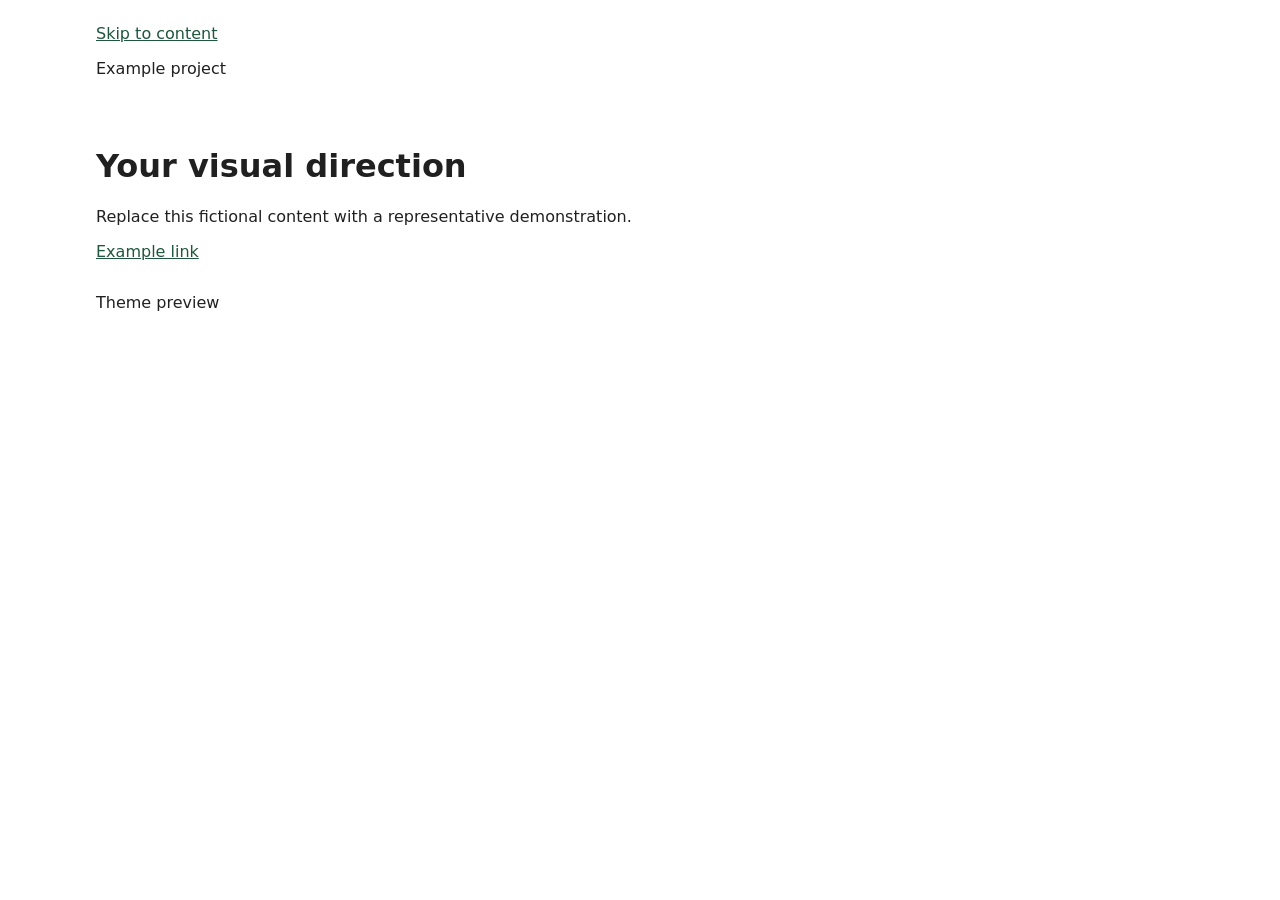
<file: starter/preview/index.html>
<!doctype html><html lang="en"><head><meta charset="utf-8"><meta name="viewport" content="width=device-width,initial-scale=1"><title>Theme starter</title><link rel="stylesheet" href="../theme.css"></head><body data-dendrila-theme="your-theme"><header class="d-shell"><a href="#main">Skip to content</a><p>Example project</p></header><main class="d-shell" id="main"><h1>Your visual direction</h1><p>Replace this fictional content with a representative demonstration.</p><a href="#main">Example link</a></main><footer class="d-shell">Theme preview</footer></body></html>
</file>
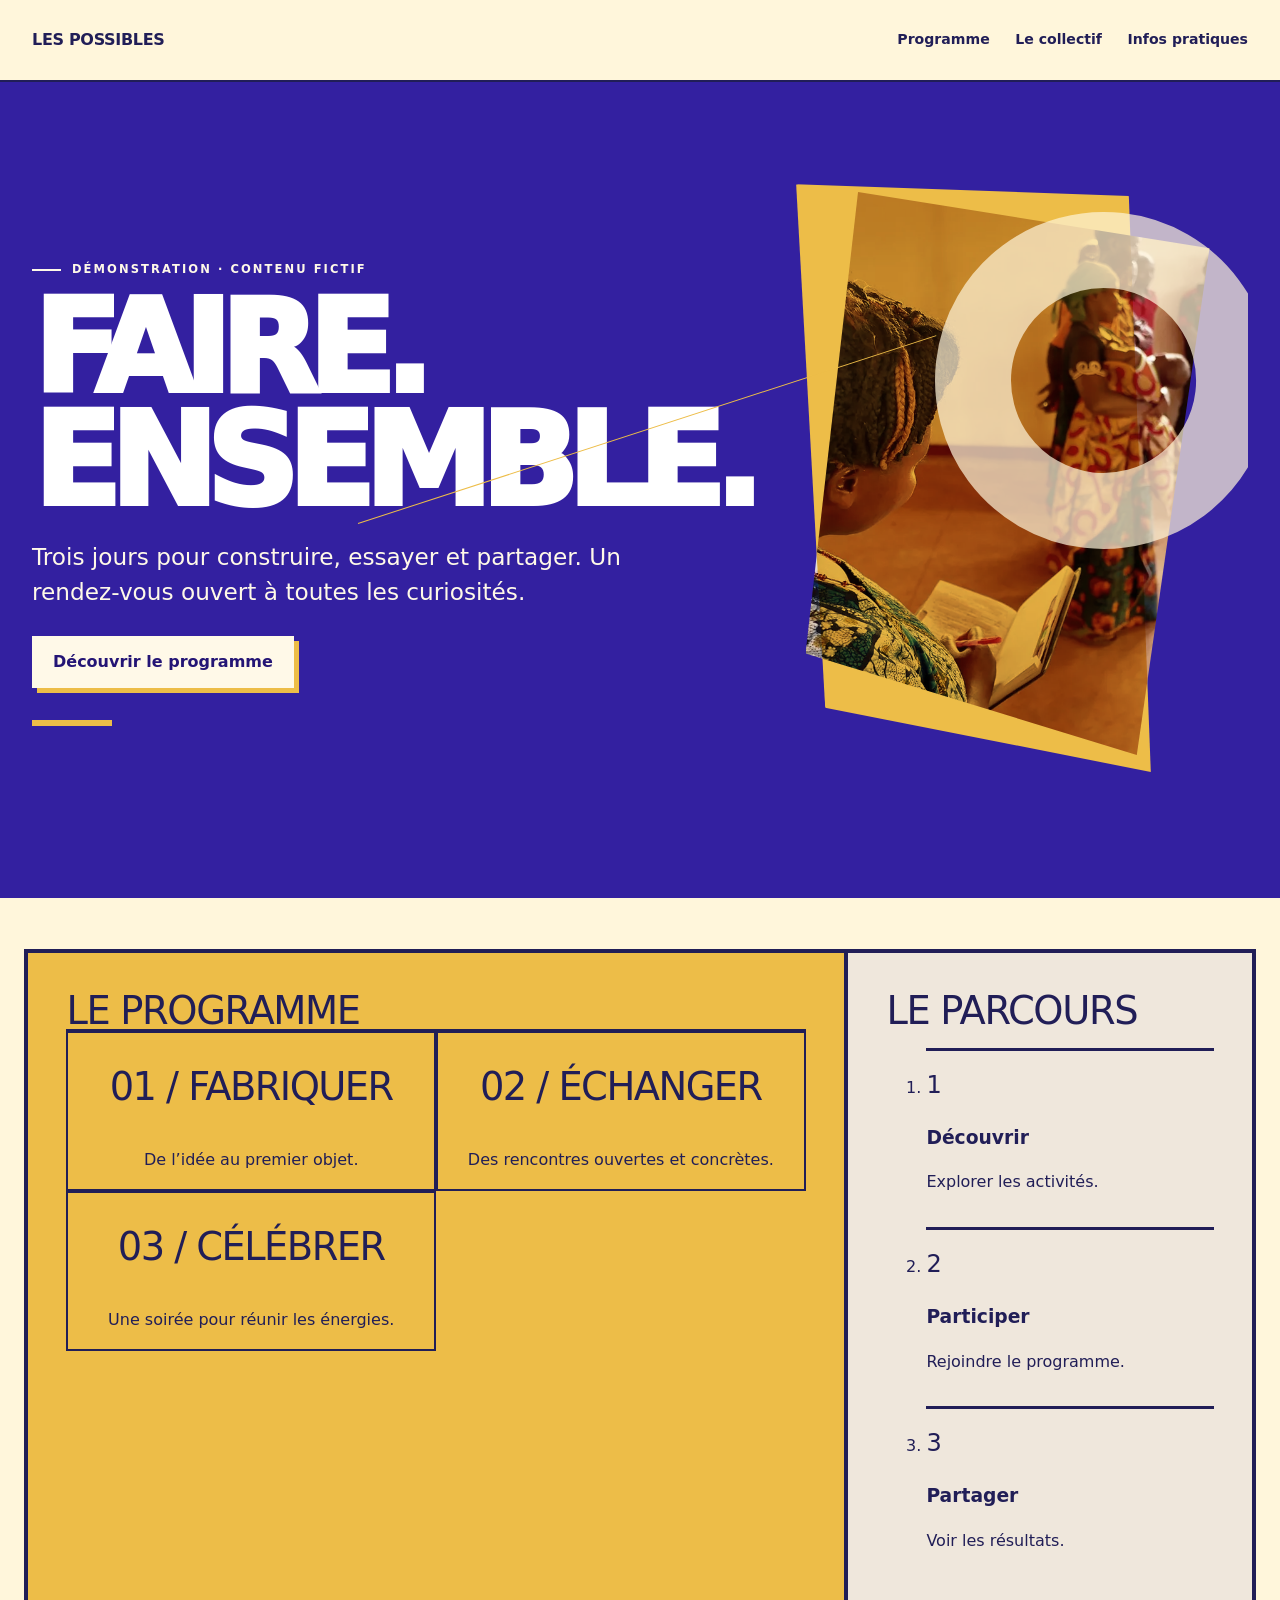
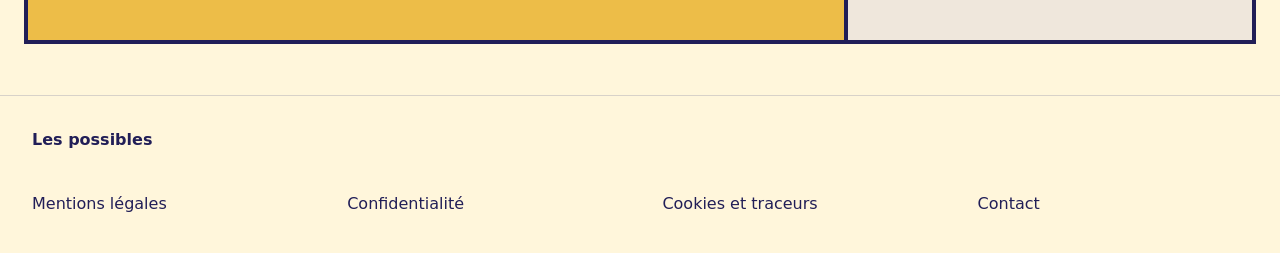
<file: themes/dynamic-graphic/preview/index.html>
<!doctype html><html lang="fr"><head><meta charset="utf-8"><meta name="viewport" content="width=device-width,initial-scale=1"><title>Les possibles — démonstration</title><link rel="stylesheet" href="../theme.css"><style>body{margin:0}.d-header__inner>*{min-width:0}.d-nav{flex-wrap:wrap}</style></head><body data-dendrila-theme="dynamic-graphic"><a class="d-skip-link" href="#contenu">Aller au contenu</a><header class="d-header"><div class="d-shell d-header__inner"><a class="d-brand" href="#contenu">Les possibles</a><nav class="d-nav" aria-label="Navigation principale"><a href="#contenu">Programme</a><a href="#contenu">Le collectif</a><a href="#contenu">Infos pratiques</a></nav><details class="d-mobile-menu"><summary aria-label="Ouvrir le menu de navigation"><span class="d-mobile-menu__label">Menu</span><span class="d-mobile-menu__icon" aria-hidden="true"><i></i><i></i><i></i></span></summary><div class="d-mobile-menu__panel"><nav class="d-nav" aria-label="Navigation principale"><a href="#contenu">Programme</a><a href="#contenu">Le collectif</a><a href="#contenu">Infos pratiques</a></nav></div></details></div></header><main id="contenu"><section class="d-hero"><div class="d-shell d-hero__grid"><div class="d-hero__copy"><p class="d-eyebrow">Démonstration · contenu fictif</p><h1 class="d-title">FAIRE. ENSEMBLE.</h1><p class="d-lead">Trois jours pour construire, essayer et partager. Un rendez-vous ouvert à toutes les curiosités.</p><div class="d-actions"><a class="d-button" href="#contenu">Découvrir le programme</a></div></div><div class="d-hero__art" aria-hidden="true"><img src="../assets/workshop.webp" alt="" loading="lazy" decoding="async"></div></div></section><div class="d-home-composition d-home-composition--dynamic-graphic"><div class="d-home-tile d-home-tile--cards" data-section="0"><section class="d-section d-section--block-cards"><div class="d-shell"><h2 class="d-heading">Le programme</h2><div class="d-card-grid"><article class="d-card"><h3 class="d-card__title">01 / Fabriquer</h3><p>De l’idée au premier objet.</p></article><article class="d-card"><h3 class="d-card__title">02 / Échanger</h3><p>Des rencontres ouvertes et concrètes.</p></article><article class="d-card"><h3 class="d-card__title">03 / Célébrer</h3><p>Une soirée pour réunir les énergies.</p></article></div></div></section></div><div class="d-home-tile d-home-tile--steps" data-section="1"><section class="d-section d-section--block-steps"><div class="d-shell"><div class="d-section__heading"><h2 class="d-heading">Le parcours</h2></div><ol class="d-steps"><li class="d-step"><span class="d-step__number">1</span><div><h3>Découvrir</h3><p>Explorer les activités.</p></div></li><li class="d-step"><span class="d-step__number">2</span><div><h3>Participer</h3><p>Rejoindre le programme.</p></div></li><li class="d-step"><span class="d-step__number">3</span><div><h3>Partager</h3><p>Voir les résultats.</p></div></li></ol></div></section></div></div></main><footer class="d-footer"><div class="d-shell d-footer__grid"><strong>Les possibles</strong><nav class="d-footer__links" aria-label="Informations légales et contact"><a href="https://prestadmin-test.lepotager.org/theme-preview.php?theme=graphic-rhythm&amp;mode=empty&amp;page=mentions-legales">Mentions légales</a><a href="https://prestadmin-test.lepotager.org/theme-preview.php?theme=graphic-rhythm&amp;mode=empty&amp;page=confidentialite">Confidentialité</a><a href="https://prestadmin-test.lepotager.org/theme-preview.php?theme=graphic-rhythm&amp;mode=empty&amp;page=cookies">Cookies et traceurs</a><a href="https://prestadmin-test.lepotager.org/theme-preview.php?theme=graphic-rhythm&amp;mode=empty&amp;page=contact">Contact</a></nav></div></footer></body></html>
</file>
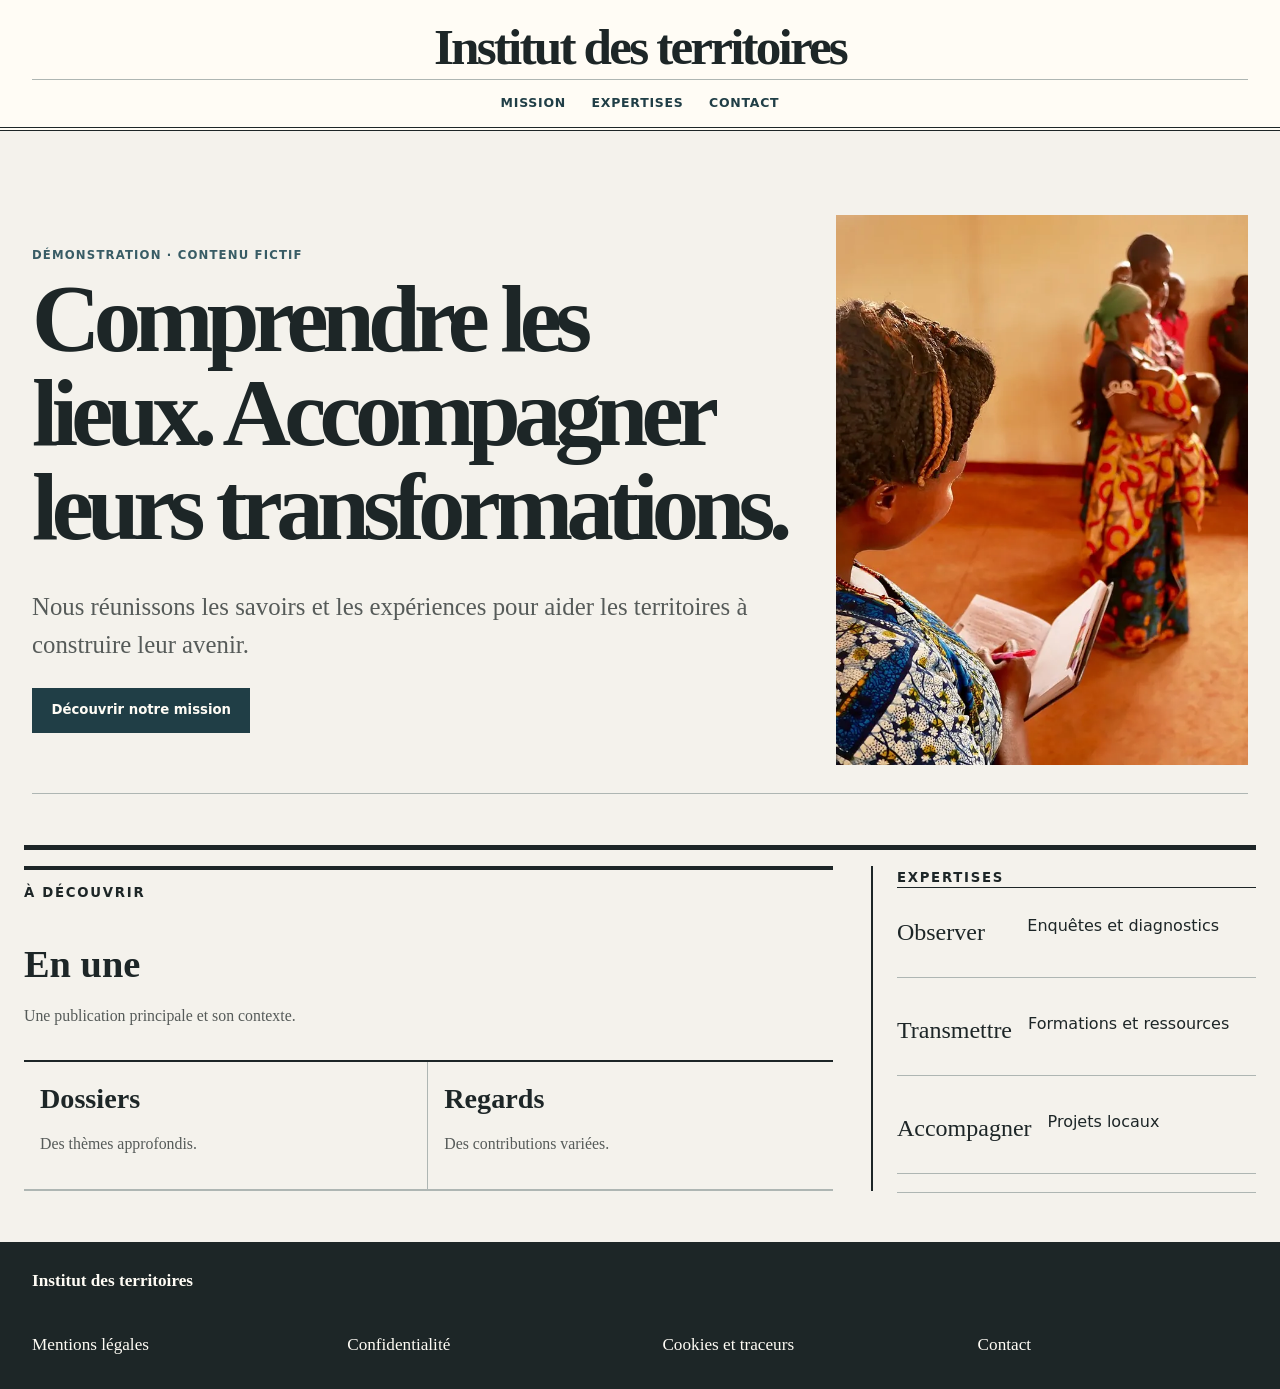
<file: themes/editorial/preview/index.html>
<!doctype html><html lang="fr"><head><meta charset="utf-8"><meta name="viewport" content="width=device-width,initial-scale=1"><title>Institut des territoires — démonstration</title><link rel="stylesheet" href="../theme.css"><style>body{margin:0}.d-header__inner>*{min-width:0}.d-nav{flex-wrap:wrap}</style></head><body data-dendrila-theme="editorial"><a class="d-skip-link" href="#contenu">Aller au contenu</a><header class="d-header"><div class="d-shell d-header__inner"><a class="d-brand" href="#contenu">Institut des territoires</a><nav class="d-nav" aria-label="Navigation principale"><a href="#contenu">Mission</a><a href="#contenu">Expertises</a><a href="#contenu">Contact</a></nav><details class="d-mobile-menu"><summary aria-label="Ouvrir le menu de navigation"><span class="d-mobile-menu__label">Menu</span><span class="d-mobile-menu__icon" aria-hidden="true"><i></i><i></i><i></i></span></summary><div class="d-mobile-menu__panel"><nav class="d-nav" aria-label="Navigation principale"><a href="#contenu">Mission</a><a href="#contenu">Expertises</a><a href="#contenu">Contact</a></nav></div></details></div></header><main id="contenu"><section class="d-hero"><div class="d-shell d-hero__grid"><div class="d-hero__copy"><p class="d-eyebrow">Démonstration · contenu fictif</p><h1 class="d-title">Comprendre les lieux. Accompagner leurs transformations.</h1><p class="d-lead">Nous réunissons les savoirs et les expériences pour aider les territoires à construire leur avenir.</p><div class="d-actions"><a class="d-button" href="#contenu">Découvrir notre mission</a></div></div><div class="d-hero__media"><div class="d-media" data-media-shape="none"><img class="d-media__image" src="../assets/workshop.webp" alt="Réunion de coopération"></div></div></div></section><div class="d-home-composition d-home-composition--editorial"><div class="d-home-tile d-home-tile--cards" data-section="0"><section class="d-section d-section--block-cards"><div class="d-shell"><div class="d-section__heading"><h2 class="d-heading">À découvrir</h2></div><div class="d-card-grid"><article class="d-card"><h3 class="d-card__title">En une</h3><p>Une publication principale et son contexte.</p></article><article class="d-card"><h3 class="d-card__title">Dossiers</h3><p>Des thèmes approfondis.</p></article><article class="d-card"><h3 class="d-card__title">Regards</h3><p>Des contributions variées.</p></article></div></div></section></div><div class="d-home-tile d-home-tile--key-values" data-section="1"><section class="d-section d-section--block-key_values"><div class="d-shell"><h2 class="d-heading">Expertises</h2><dl class="d-key-values"><div class="d-key-values__item"><dt>Observer</dt><dd>Enquêtes et diagnostics</dd></div><div class="d-key-values__item"><dt>Transmettre</dt><dd>Formations et ressources</dd></div><div class="d-key-values__item"><dt>Accompagner</dt><dd>Projets locaux</dd></div></dl></div></section></div></div></main><footer class="d-footer"><div class="d-shell d-footer__grid"><strong>Institut des territoires</strong><nav class="d-footer__links" aria-label="Informations légales et contact"><a href="https://prestadmin-test.lepotager.org/theme-preview.php?theme=editorial&amp;mode=empty&amp;page=mentions-legales">Mentions légales</a><a href="https://prestadmin-test.lepotager.org/theme-preview.php?theme=editorial&amp;mode=empty&amp;page=confidentialite">Confidentialité</a><a href="https://prestadmin-test.lepotager.org/theme-preview.php?theme=editorial&amp;mode=empty&amp;page=cookies">Cookies et traceurs</a><a href="https://prestadmin-test.lepotager.org/theme-preview.php?theme=editorial&amp;mode=empty&amp;page=contact">Contact</a></nav></div></footer></body></html>
</file>
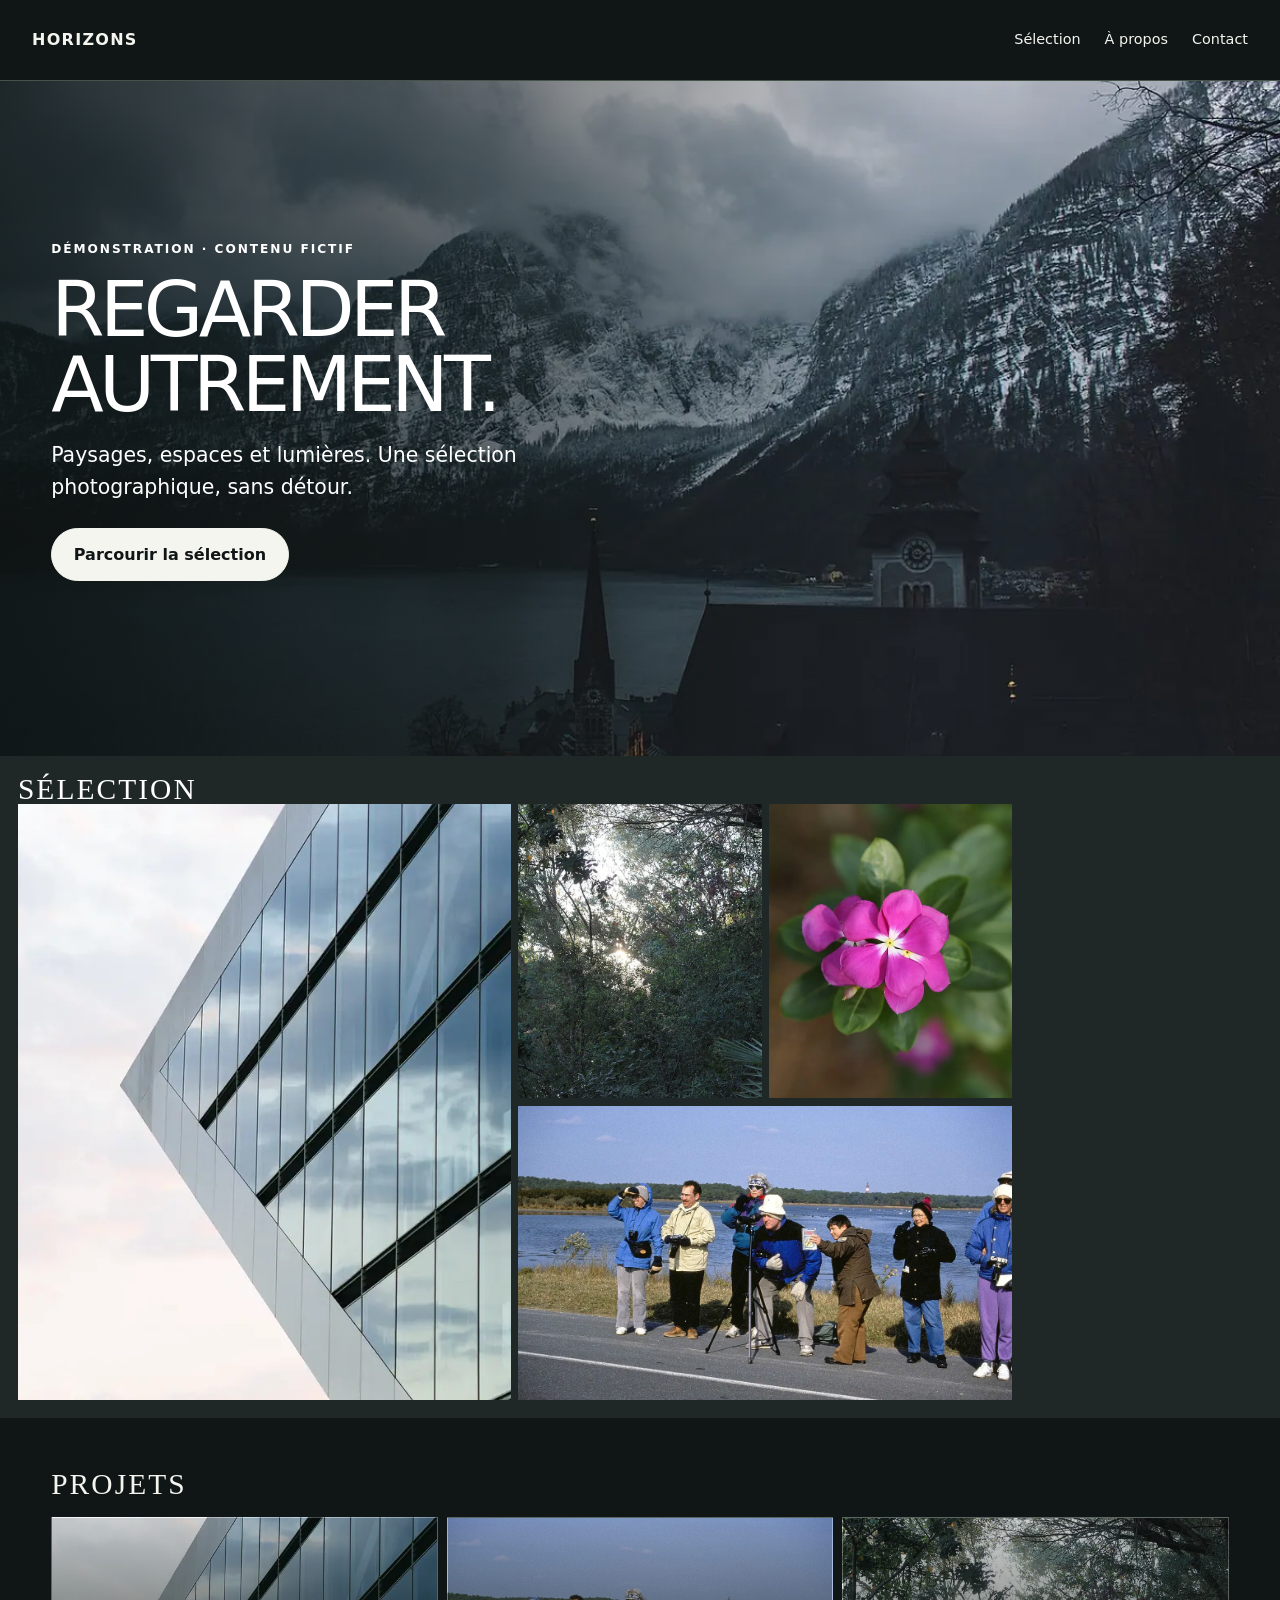
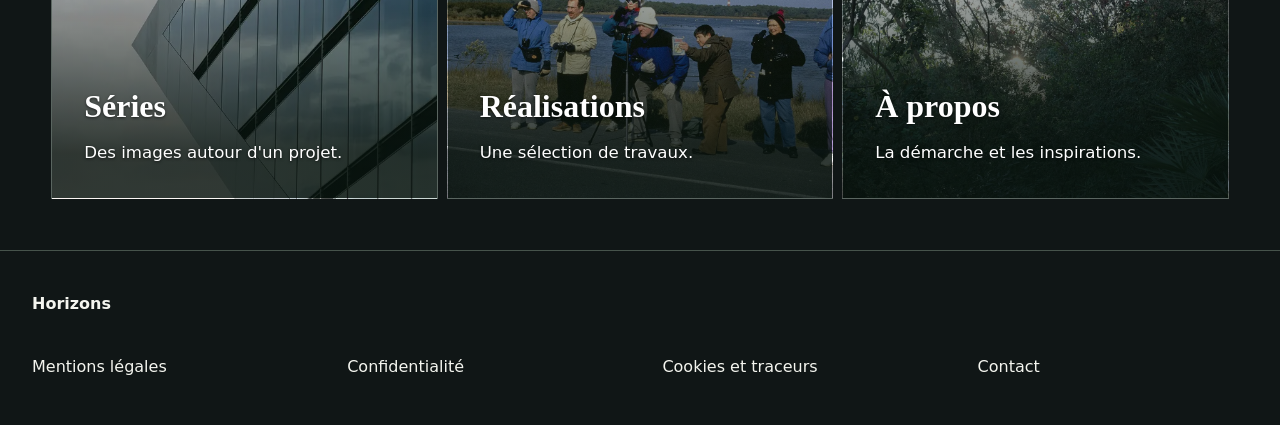
<file: themes/image-centered/preview/index.html>
<!doctype html><html lang="fr"><head><meta charset="utf-8"><meta name="viewport" content="width=device-width,initial-scale=1"><title>Horizons — démonstration</title><link rel="stylesheet" href="../theme.css"><style>body{margin:0}.d-header__inner>*{min-width:0}.d-nav{flex-wrap:wrap}</style></head><body data-dendrila-theme="image-centered"><a class="d-skip-link" href="#contenu">Aller au contenu</a><header class="d-header"><div class="d-shell d-header__inner"><a class="d-brand" href="#contenu">Horizons</a><nav class="d-nav" aria-label="Navigation principale"><a href="#contenu">Sélection</a><a href="#contenu">À propos</a><a href="#contenu">Contact</a></nav><details class="d-mobile-menu"><summary aria-label="Ouvrir le menu de navigation"><span class="d-mobile-menu__label">Menu</span><span class="d-mobile-menu__icon" aria-hidden="true"><i></i><i></i><i></i></span></summary><div class="d-mobile-menu__panel"><nav class="d-nav" aria-label="Navigation principale"><a href="#contenu">Sélection</a><a href="#contenu">À propos</a><a href="#contenu">Contact</a></nav></div></details></div></header><main id="contenu"><section class="d-hero"><div class="d-shell d-hero__grid"><div class="d-hero__copy"><p class="d-eyebrow">Démonstration · contenu fictif</p><h1 class="d-title">Regarder autrement.</h1><p class="d-lead">Paysages, espaces et lumières. Une sélection photographique, sans détour.</p><div class="d-actions"><a class="d-button" href="#contenu">Parcourir la sélection</a></div></div><div class="d-hero__media"><div class="d-media" data-media-shape="none"><img class="d-media__image" src="../assets/mountains.webp" alt="Paysage de montagne"></div></div></div></section><div class="d-home-composition d-home-composition--image-centered"><div class="d-home-tile d-home-tile--gallery" data-section="0"><section class="d-section d-section--block-gallery"><div class="d-shell"><h2 class="d-heading">Sélection</h2><div class="d-gallery"><figure class="d-gallery__item"><div class="d-media" data-media-shape="none"><img class="d-media__image" src="../assets/architecture.webp" alt="Détail architectural"></div></figure><figure class="d-gallery__item"><div class="d-media" data-media-shape="none"><img class="d-media__image" src="../assets/forest.webp" alt="Paysage de forêt"></div></figure><figure class="d-gallery__item"><div class="d-media" data-media-shape="none"><img class="d-media__image" src="../assets/flowers.webp" alt="Fleurs"></div></figure><figure class="d-gallery__item"><div class="d-media" data-media-shape="none"><img class="d-media__image" src="../assets/nature.webp" alt="Personnes observant la nature"></div></figure></div></div></section></div><div class="d-home-tile d-home-tile--cards" data-section="1"><section class="d-section d-section--block-cards"><div class="d-shell"><div class="d-section__heading"><h2 class="d-heading">Projets</h2></div><div class="d-card-grid"><article class="d-card"><h3 class="d-card__title">Séries</h3><p>Des images autour d'un projet.</p></article><article class="d-card"><h3 class="d-card__title">Réalisations</h3><p>Une sélection de travaux.</p></article><article class="d-card"><h3 class="d-card__title">À propos</h3><p>La démarche et les inspirations.</p></article></div></div></section></div></div></main><footer class="d-footer"><div class="d-shell d-footer__grid"><strong>Horizons</strong><nav class="d-footer__links" aria-label="Informations légales et contact"><a href="https://prestadmin-test.lepotager.org/theme-preview.php?theme=image-forward&amp;mode=empty&amp;page=mentions-legales">Mentions légales</a><a href="https://prestadmin-test.lepotager.org/theme-preview.php?theme=image-forward&amp;mode=empty&amp;page=confidentialite">Confidentialité</a><a href="https://prestadmin-test.lepotager.org/theme-preview.php?theme=image-forward&amp;mode=empty&amp;page=cookies">Cookies et traceurs</a><a href="https://prestadmin-test.lepotager.org/theme-preview.php?theme=image-forward&amp;mode=empty&amp;page=contact">Contact</a></nav></div></footer></body></html>
</file>
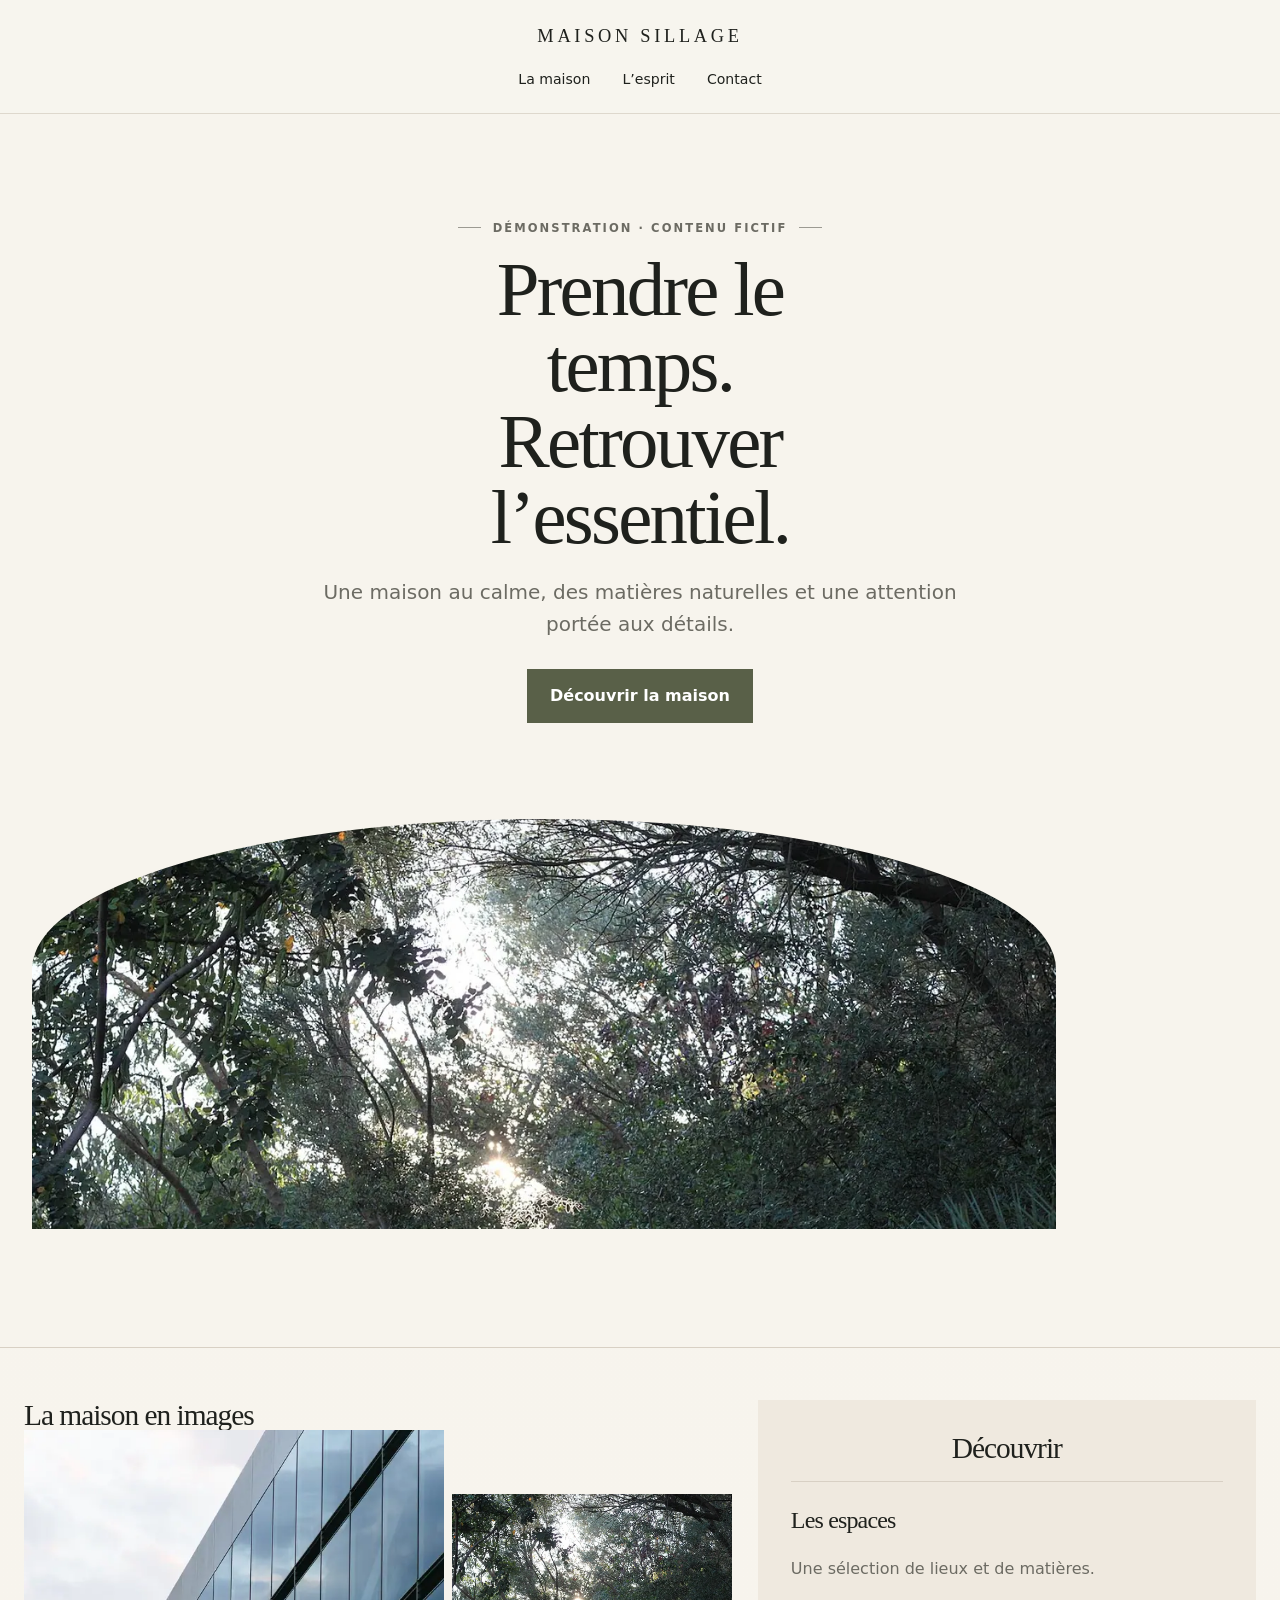
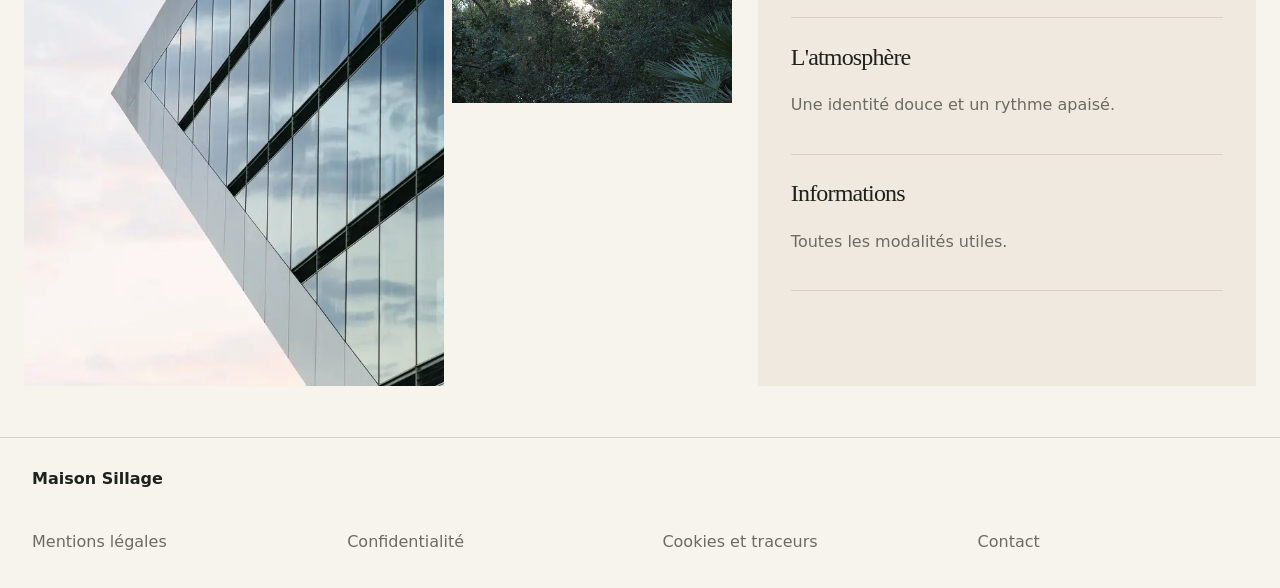
<file: themes/quiet-elegant/preview/index.html>
<!doctype html><html lang="fr"><head><meta charset="utf-8"><meta name="viewport" content="width=device-width,initial-scale=1"><title>Maison Sillage — démonstration</title><link rel="stylesheet" href="../theme.css"><style>body{margin:0}.d-header__inner>*{min-width:0}.d-nav{flex-wrap:wrap}</style></head><body data-dendrila-theme="quiet-elegant"><a class="d-skip-link" href="#contenu">Aller au contenu</a><header class="d-header"><div class="d-shell d-header__inner"><a class="d-brand" href="#contenu">Maison Sillage</a><nav class="d-nav" aria-label="Navigation principale"><a href="#contenu">La maison</a><a href="#contenu">L’esprit</a><a href="#contenu">Contact</a></nav><details class="d-mobile-menu"><summary aria-label="Ouvrir le menu de navigation"><span class="d-mobile-menu__label">Menu</span><span class="d-mobile-menu__icon" aria-hidden="true"><i></i><i></i><i></i></span></summary><div class="d-mobile-menu__panel"><nav class="d-nav" aria-label="Navigation principale"><a href="#contenu">La maison</a><a href="#contenu">L’esprit</a><a href="#contenu">Contact</a></nav></div></details></div></header><main id="contenu"><section class="d-hero"><div class="d-shell d-hero__grid"><div class="d-hero__copy"><p class="d-eyebrow">Démonstration · contenu fictif</p><h1 class="d-title">Prendre le temps. Retrouver l’essentiel.</h1><p class="d-lead">Une maison au calme, des matières naturelles et une attention portée aux détails.</p><div class="d-actions"><a class="d-button" href="#contenu">Découvrir la maison</a></div></div><div class="d-hero__media"><div class="d-media" data-media-shape="none"><img class="d-media__image" src="../assets/forest.webp" alt="Paysage de forêt"></div></div></div></section><div class="d-home-composition d-home-composition--quiet-elegant"><div class="d-home-tile d-home-tile--gallery" data-section="0"><section class="d-section d-section--block-gallery"><div class="d-shell"><h2 class="d-heading">La maison en images</h2><div class="d-gallery"><figure class="d-gallery__item"><div class="d-media" data-media-shape="none"><img class="d-media__image" src="../assets/architecture.webp" alt="Détail architectural"></div></figure><figure class="d-gallery__item"><div class="d-media" data-media-shape="none"><img class="d-media__image" src="../assets/forest.webp" alt="Paysage de forêt"></div></figure></div></div></section></div><div class="d-home-tile d-home-tile--cards" data-section="1"><section class="d-section d-section--block-cards"><div class="d-shell"><div class="d-section__heading"><h2 class="d-heading">Découvrir</h2></div><div class="d-card-grid"><article class="d-card"><h3 class="d-card__title">Les espaces</h3><p>Une sélection de lieux et de matières.</p></article><article class="d-card"><h3 class="d-card__title">L'atmosphère</h3><p>Une identité douce et un rythme apaisé.</p></article><article class="d-card"><h3 class="d-card__title">Informations</h3><p>Toutes les modalités utiles.</p></article></div></div></section></div></div></main><footer class="d-footer"><div class="d-shell d-footer__grid"><strong>Maison Sillage</strong><nav class="d-footer__links" aria-label="Informations légales et contact"><a href="https://prestadmin-test.lepotager.org/theme-preview.php?theme=quiet-elegant&amp;mode=empty&amp;page=mentions-legales">Mentions légales</a><a href="https://prestadmin-test.lepotager.org/theme-preview.php?theme=quiet-elegant&amp;mode=empty&amp;page=confidentialite">Confidentialité</a><a href="https://prestadmin-test.lepotager.org/theme-preview.php?theme=quiet-elegant&amp;mode=empty&amp;page=cookies">Cookies et traceurs</a><a href="https://prestadmin-test.lepotager.org/theme-preview.php?theme=quiet-elegant&amp;mode=empty&amp;page=contact">Contact</a></nav></div></footer></body></html>
</file>
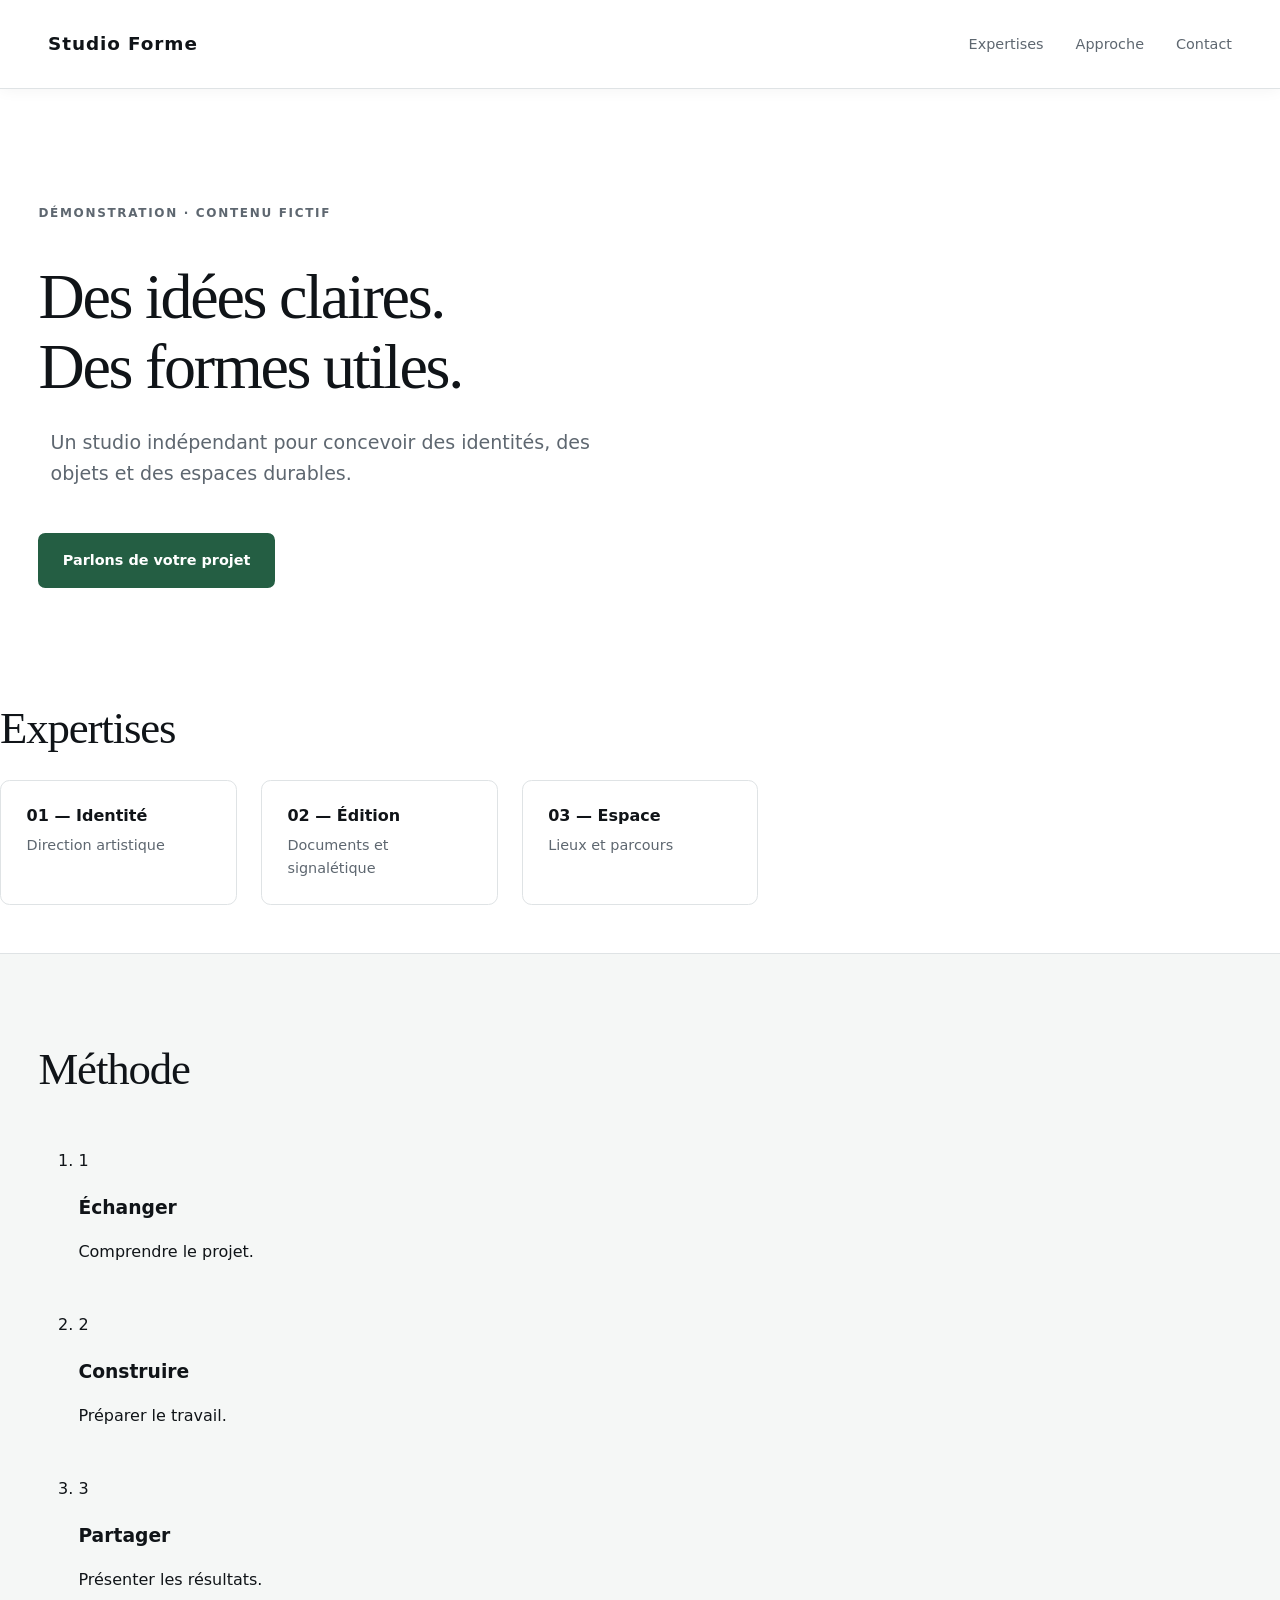
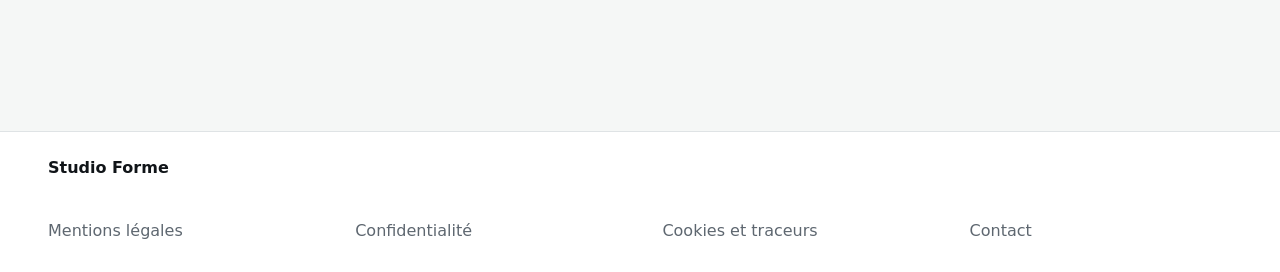
<file: themes/very-minimal/preview/index.html>
<!doctype html><html lang="fr"><head><meta charset="utf-8"><meta name="viewport" content="width=device-width,initial-scale=1"><title>Studio Forme — démonstration</title><link rel="stylesheet" href="../theme.css"><style>body{margin:0}.d-header__inner>*{min-width:0}.d-nav{flex-wrap:wrap}</style></head><body data-dendrila-theme="very-minimal"><a class="d-skip-link" href="#contenu">Aller au contenu</a><header class="d-header"><div class="d-shell d-header__inner"><a class="d-brand" href="#contenu">Studio Forme</a><nav class="d-nav" aria-label="Navigation principale"><a href="#contenu">Expertises</a><a href="#contenu">Approche</a><a href="#contenu">Contact</a></nav><details class="d-mobile-menu"><summary aria-label="Ouvrir le menu de navigation"><span class="d-mobile-menu__label">Menu</span><span class="d-mobile-menu__icon" aria-hidden="true"><i></i><i></i><i></i></span></summary><div class="d-mobile-menu__panel"><nav class="d-nav" aria-label="Navigation principale"><a href="#contenu">Expertises</a><a href="#contenu">Approche</a><a href="#contenu">Contact</a></nav></div></details></div></header><main id="contenu"><section class="d-hero"><div class="d-shell d-hero__grid"><div class="d-hero__copy"><p class="d-eyebrow">Démonstration · contenu fictif</p><h1 class="d-title">Des idées claires. Des formes utiles.</h1><p class="d-lead">Un studio indépendant pour concevoir des identités, des objets et des espaces durables.</p><div class="d-actions"><a class="d-button" href="#contenu">Parlons de votre projet</a></div></div></div></section><div class="d-home-composition d-home-composition--very-minimal"><div class="d-home-tile d-home-tile--key-values" data-section="0"><div class="d-main-content"><section class="d-section d-section--block-key_values"><div class="d-shell"><h2 class="d-heading">Expertises</h2><dl class="d-key-values"><div class="d-key-values__item"><dt>01 — Identité</dt><dd>Direction artistique</dd></div><div class="d-key-values__item"><dt>02 — Édition</dt><dd>Documents et signalétique</dd></div><div class="d-key-values__item"><dt>03 — Espace</dt><dd>Lieux et parcours</dd></div></dl></div></section></div></div><div class="d-home-tile d-home-tile--steps" data-section="1"><section class="d-section d-section--block-steps"><div class="d-shell"><div class="d-section__heading"><h2 class="d-heading">Méthode</h2></div><ol class="d-steps"><li class="d-step"><span class="d-step__number">1</span><div><h3>Échanger</h3><p>Comprendre le projet.</p></div></li><li class="d-step"><span class="d-step__number">2</span><div><h3>Construire</h3><p>Préparer le travail.</p></div></li><li class="d-step"><span class="d-step__number">3</span><div><h3>Partager</h3><p>Présenter les résultats.</p></div></li></ol></div></section></div></div></main><footer class="d-footer"><div class="d-shell d-footer__grid"><strong>Studio Forme</strong><nav class="d-footer__links" aria-label="Informations légales et contact"><a href="https://prestadmin-test.lepotager.org/theme-preview.php?theme=ultra-minimal&amp;mode=empty&amp;page=mentions-legales">Mentions légales</a><a href="https://prestadmin-test.lepotager.org/theme-preview.php?theme=ultra-minimal&amp;mode=empty&amp;page=confidentialite">Confidentialité</a><a href="https://prestadmin-test.lepotager.org/theme-preview.php?theme=ultra-minimal&amp;mode=empty&amp;page=cookies">Cookies et traceurs</a><a href="https://prestadmin-test.lepotager.org/theme-preview.php?theme=ultra-minimal&amp;mode=empty&amp;page=contact">Contact</a></nav></div></footer></body></html>
</file>
<file: starter/theme.css>
[data-dendrila-theme="your-theme"] { color:var(--dendrila-color-text,#202020); background:var(--dendrila-color-bg,#fff); font-family:var(--dendrila-font-body,system-ui); }
[data-dendrila-theme="your-theme"] .d-shell { max-width:var(--dendrila-content-max,68rem); margin-inline:auto; padding:1rem; }
[data-dendrila-theme="your-theme"] a { color:var(--dendrila-color-primary,#20563e); }
[data-dendrila-theme="your-theme"] :focus-visible { outline:3px solid currentColor; outline-offset:3px; }
@media(prefers-reduced-motion:reduce) { [data-dendrila-theme="your-theme"] * { animation:none!important; transition:none!important; } }
</file>
<file: themes/dynamic-graphic/theme.css>
/*
 * Dendrila Design Kit — Dynamique et graphique
 * Composition éditoriale, aplats, diagonales, contrastes et galerie asymétrique.
 */

[data-dendrila-theme="dynamic-graphic"] {
  --dendrila-color-bg: #f7f4ee;
  --dendrila-color-surface: #fffdf8;
  --dendrila-color-text: #0e252b;
  --dendrila-color-muted: #667176;
  --dendrila-color-primary: #0e5056;
  --dendrila-color-primary-strong: #0a3b40;
  --dendrila-color-secondary: #d44a2d;
  --dendrila-color-accent-soft: #efe7dc;
  --dendrila-color-border: #d8d2c9;
  --dendrila-font-heading: ui-serif, Georgia, "Times New Roman", serif;
  --dendrila-font-body: Inter, ui-sans-serif, system-ui, -apple-system, BlinkMacSystemFont, "Segoe UI", sans-serif;

  margin: 0;
  color: var(--dendrila-color-text);
  background: var(--dendrila-color-bg);
  font-family: var(--dendrila-font-body);
  line-height: 1.55;
}

[data-dendrila-theme="dynamic-graphic"] *,
[data-dendrila-theme="dynamic-graphic"] *::before,
[data-dendrila-theme="dynamic-graphic"] *::after { box-sizing: border-box; }

[data-dendrila-theme="dynamic-graphic"] img { max-width: 100%; height: auto; }
:where([data-dendrila-theme="dynamic-graphic"]) a { color: inherit; }
[data-dendrila-theme="dynamic-graphic"] :focus-visible {
  outline: 3px solid var(--dendrila-color-secondary);
  outline-offset: 3px;
}

.d-skip-link {
  position: fixed;
  inset: .5rem auto auto .5rem;
  z-index: 1000;
  transform: translateY(-180%);
  background: var(--dendrila-color-primary-strong);
  color: #fff;
  padding: .7rem 1rem;
}
.d-skip-link:focus { transform: translateY(0); }

.d-shell {
  width: min(calc(100% - 2.5rem), var(--dendrila-content-max, 76rem));
  margin-inline: auto;
}
.d-prose { max-width: var(--dendrila-text-max, 56rem); }

.d-header {
  position: relative;
  z-index: 20;
  background: var(--dendrila-color-bg);
}
.d-header__inner {
  min-height: 5rem;
  display: flex;
  align-items: center;
  justify-content: space-between;
  gap: 2rem;
}
.d-brand {
  display: inline-flex;
  align-items: center;
  text-decoration: none;
  font-weight: 900;
  text-transform: uppercase;
  letter-spacing: -.02em;
}
.d-brand__mark { display: none; }
.d-nav { display: flex; align-items: center; gap: 1.6rem; }
.d-nav a {
  text-decoration: none;
  font-size: .88rem;
  font-weight: 700;
}
.d-nav a:hover { color: var(--dendrila-color-secondary); }

.d-button {
  display: inline-flex;
  align-items: center;
  justify-content: center;
  min-height: 3rem;
  padding: .8rem 1.25rem;
  border: 1px solid transparent;
  border-radius: .2rem;
  background: var(--dendrila-color-primary);
  color: #fff;
  text-decoration: none;
  font-weight: 800;
  transition: transform var(--dendrila-motion-duration, 160ms) ease, background var(--dendrila-motion-duration, 160ms) ease;
}
.d-button:hover {
  transform: translateY(-2px);
  background: var(--dendrila-color-secondary);
}

.d-eyebrow {
  display: inline-flex;
  align-items: center;
  gap: .7rem;
  margin: 0 0 .9rem;
  font-size: .72rem;
  font-weight: 850;
  letter-spacing: .18em;
  text-transform: uppercase;
}
.d-eyebrow::before {
  content: "";
  width: 1.8rem;
  height: 2px;
  background: currentColor;
}

.d-title,
.d-heading,
.d-card__title,
.d-stat__value {
  font-family: var(--dendrila-font-heading);
  font-weight: 500;
  letter-spacing: -.04em;
}
.d-title {
  margin: 0;
  max-width: 36rem;
  font-size: calc(clamp(3.4rem, 7vw, 6.4rem) * var(--dendrila-heading-scale, 1));
  line-height: .92;
}
.d-heading {
  margin: 0;
  font-size: calc(clamp(2.2rem, 4.5vw, 3.8rem) * var(--dendrila-heading-scale, 1));
  line-height: .98;
}
.d-lead {
  max-width: 36rem;
  margin-top: 1.25rem;
  color: var(--dendrila-color-muted);
  font-family: var(--dendrila-font-heading);
  font-size: clamp(1.15rem, 2vw, 1.45rem);
}
.d-actions { display: flex; flex-wrap: wrap; gap: .75rem; margin-top: 1.6rem; }

.d-hero {
  position: relative;
  overflow: hidden;
  min-height: 42rem;
}
.d-hero::before {
  content: "";
  position: absolute;
  width: clamp(18rem, 34vw, 34rem);
  aspect-ratio: 1;
  right: 24%;
  top: -12rem;
  border-radius: 50%;
  background: var(--dendrila-color-primary);
  z-index: 0;
}
.d-hero::after {
  content: "";
  position: absolute;
  width: 38rem;
  height: 1px;
  left: 28%;
  top: 54%;
  background: var(--dendrila-color-secondary);
  transform: rotate(-18deg);
  transform-origin: left center;
  z-index: 3;
}
.d-hero__grid {
  position: relative;
  z-index: 1;
  min-height: 42rem;
  display: grid;
  grid-template-columns: minmax(0, .9fr) minmax(24rem, 1.1fr);
  align-items: center;
  gap: 3rem;
  padding-block: 3rem 4rem;
}
.d-hero__copy { position: relative; z-index: 4; }
.d-hero__copy::after {
  content: "";
  display: block;
  width: 5rem;
  height: .35rem;
  margin-top: 2rem;
  background: var(--dendrila-color-secondary);
}
.d-hero__media {
  position: relative;
  z-index: 2;
  height: 33rem;
}
.d-hero__media::after {
  content: "";
  position: absolute;
  width: 9rem;
  height: 22rem;
  right: -3rem;
  bottom: -1rem;
  background: var(--dendrila-color-primary);
  clip-path: polygon(35% 0, 100% 0, 100% 100%, 0 100%);
}
.d-media {
  width: 100%;
  height: 100%;
  overflow: hidden;
}
.d-media::before { display: none; }
.d-media__image {
  display: block;
  width: 100%;
  height: 100%;
  object-fit: cover;
  object-position: var(--d-media-x, 50%) var(--d-media-y, 50%);
}
.d-hero__media .d-media {
  clip-path: polygon(18% 0, 100% 0, 84% 100%, 0 100%);
}
.d-media[data-media-shape="rounded"] .d-media__image { border-radius: .3rem; }

.d-section {
  position: relative;
  padding-block: var(--dendrila-section-gap, 4.5rem);
}
.d-section--soft {
  background: color-mix(in srgb, var(--dendrila-color-accent-soft) 76%, var(--dendrila-color-bg));
}
.d-section__heading {
  max-width: var(--dendrila-text-max, 56rem);
  margin-bottom: 2rem;
}

.d-card-grid {
  display: grid;
  grid-template-columns: repeat(3, minmax(0, 1fr));
  gap: 1rem;
}
.d-card {
  position: relative;
  overflow: hidden;
  background: var(--dendrila-color-surface);
  border: 1px solid var(--dendrila-color-border);
  padding: 1.2rem;
}
.d-card:nth-child(2) { transform: translateY(1.4rem); }
.d-card__media {
  margin: -1.2rem -1.2rem 1rem;
  overflow: hidden;
  aspect-ratio: 4 / 3;
}
.d-card__media img { width: 100%; height: 100%; object-fit: cover; }
.d-card__title { margin: 0 0 .5rem; font-size: 1.45rem; }
.d-card p { margin-bottom: 0; color: var(--dendrila-color-muted); }

.d-stats {
  display: grid;
  grid-template-columns: repeat(3, 1fr);
  border-block: 1px solid var(--dendrila-color-border);
}
.d-stat {
  display: grid;
  grid-template-columns: auto 1fr;
  align-items: end;
  gap: .8rem;
  padding: 1.35rem 2rem;
}
.d-stat + .d-stat { border-left: 1px solid var(--dendrila-color-border); }
.d-stat__value {
  font-size: clamp(3rem, 5vw, 4.6rem);
  line-height: .9;
  color: var(--dendrila-color-primary);
}
.d-stat__label { color: var(--dendrila-color-muted); }
.d-stat__note { grid-column: 2; color: var(--dendrila-color-muted); font-size: .8rem; }

.d-key-values {
  margin: 0;
  display: grid;
  grid-template-columns: repeat(2, minmax(0, 1fr));
  gap: .8rem;
}
.d-key-values__item {
  padding: 1.2rem;
  border-left: .35rem solid var(--dendrila-color-secondary);
  background: var(--dendrila-color-surface);
}
.d-key-values dt {
  color: var(--dendrila-color-muted);
  text-transform: uppercase;
  letter-spacing: .12em;
  font-size: .7rem;
}
.d-key-values dd { margin: .3rem 0 0; font-weight: 750; }

.d-gallery {
  display: grid;
  grid-template-columns: 1.15fr 1fr 1fr 1fr;
  grid-auto-rows: minmax(10rem, 18vw);
  gap: .7rem;
}
.d-gallery__item { margin: 0; min-width: 0; }
.d-gallery__item:first-child { grid-row: span 2; }
.d-gallery__item:nth-child(3) { grid-row: span 2; }
.d-gallery__item .d-media,
.d-gallery__item .d-media__image { height: 100%; }
.d-gallery__item:nth-child(odd) .d-media { clip-path: polygon(0 0, 100% 0, 92% 100%, 0 100%); }
.d-gallery__item:nth-child(even) .d-media { clip-path: polygon(8% 0, 100% 0, 100% 100%, 0 100%); }
.d-caption { margin-top: .5rem; color: var(--dendrila-color-muted); font-size: .85rem; }

[data-dendrila-theme="dynamic-graphic"][data-dendrila-gallery="filmstrip"] .d-gallery {
  display: flex;
  overflow-x: auto;
  scroll-snap-type: x proximity;
}
[data-dendrila-theme="dynamic-graphic"][data-dendrila-gallery="filmstrip"] .d-gallery__item {
  flex: 0 0 min(82vw, 36rem);
  scroll-snap-align: start;
}
[data-dendrila-theme="dynamic-graphic"][data-dendrila-gallery="masonry"] .d-gallery {
  display: block;
  columns: 3 17rem;
  column-gap: .7rem;
}
[data-dendrila-theme="dynamic-graphic"][data-dendrila-gallery="masonry"] .d-gallery__item {
  break-inside: avoid;
  margin-bottom: .7rem;
}

.d-section--block-faq .d-shell {
  max-width: var(--dendrila-content-max, 76rem);
  display: grid;
  grid-template-columns: minmax(16rem, .75fr) minmax(0, 1.25fr);
  gap: 3rem;
}
.d-section--block-faq .d-section__heading { margin-bottom: 0; }
.d-faq { border-top: 1px solid var(--dendrila-color-border); }
.d-faq details { padding: 1rem 0; border-bottom: 1px solid var(--dendrila-color-border); }
.d-faq summary { cursor: pointer; font-weight: 750; }
.d-faq p { color: var(--dendrila-color-muted); }

.d-section--block-embed-safe .d-shell {
  display: grid;
  grid-template-columns: minmax(14rem, .7fr) minmax(0, 1.3fr);
  align-items: stretch;
  gap: 0;
}
.d-section--block-embed-safe .d-section__heading {
  margin: 0;
  padding: 2rem;
  color: #fff;
  background: var(--dendrila-color-primary);
}
.d-embed {
  border: 0;
  background: color-mix(in srgb, var(--dendrila-color-accent-soft) 82%, white);
}
.d-embed .dendrila-privacy-placeholder {
  min-height: 15rem;
  display: grid;
  place-items: center;
  padding: 2rem;
  text-align: center;
}
.d-embed [data-dendrila-placeholder-copy] {
  display: grid;
  justify-items: center;
  gap: .9rem;
  max-width: 30rem;
}
.d-embed [data-dendrila-placeholder-copy] p { margin: 0; color: var(--dendrila-color-muted); }
.d-embed [data-dendrila-consent-allow] {
  border: 0;
  background: var(--dendrila-color-primary);
  color: #fff;
  padding: .8rem 1rem;
  font: inherit;
  font-weight: 800;
}

.d-cta-band {
  position: relative;
  overflow: hidden;
  background: var(--dendrila-color-primary);
  color: #fff;
}
.d-cta-band::after {
  content: "";
  position: absolute;
  width: 36%;
  height: 170%;
  right: -8%;
  top: -35%;
  background: var(--dendrila-color-bg);
  transform: rotate(19deg);
}
.d-cta-band__inner {
  position: relative;
  z-index: 2;
  min-height: 10rem;
  display: flex;
  align-items: center;
  justify-content: flex-start;
}
.d-cta-band .d-button {
  background: var(--dendrila-color-secondary);
}

.d-footer {
  padding-block: 2rem;
  background: var(--dendrila-color-bg);
  border-top: 1px solid var(--dendrila-color-border);
}
.d-footer__grid {
  display: grid;
  grid-template-columns: 1.5fr repeat(3, 1fr);
  align-items: center;
  gap: 2rem;
}
.d-footer a { color: inherit; }

@media (max-width: 52rem) {
  .d-hero { min-height: auto; }
  .d-hero::before { right: -7rem; top: -10rem; }
  .d-hero__grid {
    min-height: auto;
    grid-template-columns: 1fr;
    padding-block: 3rem 4rem;
  }
  .d-hero__media { height: 27rem; }
  .d-card-grid { grid-template-columns: 1fr 1fr; }
  .d-card:nth-child(2) { transform: none; }
  .d-gallery { grid-template-columns: 1fr 1fr 1fr; }
  .d-section--block-faq .d-shell,
  .d-section--block-embed-safe .d-shell { grid-template-columns: 1fr; }
  .d-section--block-faq .d-section__heading { margin-bottom: 1.5rem; }
  .d-footer__grid { grid-template-columns: 1fr 1fr; }
}

@media (max-width: 38rem) {
  .d-shell { width: min(calc(100% - 1.25rem), var(--dendrila-content-max, 76rem)); }
  .d-header__inner { min-height: auto; flex-direction: column; align-items: flex-start; gap: .65rem; padding-block: .8rem; }
  .d-nav { width: 100%; overflow-x: auto; gap: 1rem; padding-bottom: .2rem; }
  .d-title { font-size: clamp(3rem, 14vw, 4.5rem); }
  .d-hero::after { display: none; }
  .d-hero__media { height: 21rem; }
  .d-hero__media::after { width: 6rem; height: 14rem; right: -1.5rem; }
  .d-section { padding-block: 2.9rem; }
  .d-card-grid { grid-template-columns: 1fr; }
  .d-stats { grid-template-columns: 1fr 1fr; }
  .d-stat { grid-template-columns: 1fr; align-items: start; padding: 1rem; }
  .d-stat + .d-stat { border-left: 1px solid var(--dendrila-color-border); }
  .d-stat:last-child { grid-column: 1 / -1; border-left: 0; border-top: 1px solid var(--dendrila-color-border); }
  .d-stat__note { grid-column: 1; }
  .d-key-values { grid-template-columns: 1fr; }
  .d-gallery { grid-template-columns: 1fr 1fr; grid-auto-rows: 9rem; gap: .5rem; }
  .d-gallery__item:first-child,
  .d-gallery__item:nth-child(3) { grid-row: span 2; }
  .d-section--block-embed-safe .d-section__heading { padding: 1.35rem; }
  .d-cta-band::after { right: -22%; }
  .d-footer__grid { grid-template-columns: 1fr; }
}

@media (prefers-reduced-motion: reduce) {
  [data-dendrila-theme="dynamic-graphic"] { --dendrila-motion-duration: 0ms; }
  .d-button { transition: none; }
  .d-button:hover { transform: none; }
}

/* Theme-owned geometric motif and optional image shapes. */
.d-media[data-media-shape="arch"] .d-media__image {
  border-radius: 50% 50% .25rem .25rem / 24% 24% .25rem .25rem;
}
.d-media[data-media-shape="circle"] {
  aspect-ratio: 1;
}
.d-media[data-media-shape="circle"] .d-media__image {
  border-radius: 50%;
}
[data-dendrila-theme="dynamic-graphic"][data-dendrila-illustration-style="geometric"] .d-section--soft,
[data-dendrila-theme="dynamic-graphic"][data-dendrila-illustration-style="line"] .d-section--soft {
  overflow: hidden;
}
[data-dendrila-theme="dynamic-graphic"][data-dendrila-illustration-style="geometric"] .d-section--soft::after,
[data-dendrila-theme="dynamic-graphic"][data-dendrila-illustration-style="line"] .d-section--soft::after {
  content: "";
  position: absolute;
  width: 18rem;
  height: 18rem;
  right: -4rem;
  bottom: -5rem;
  background: var(--dendrila-color-primary);
  opacity: .08;
  -webkit-mask: url("assets/motifs/diagonal-grid.svg") center / contain no-repeat;
  mask: url("assets/motifs/diagonal-grid.svg") center / contain no-repeat;
  pointer-events: none;
}
[data-dendrila-theme="dynamic-graphic"][data-dendrila-illustration-frequency="none"] .d-section--soft::after {
  display: none;
}

/* Keep the decorative disk away from narrow-screen reading content. */
@media(max-width:38rem){[data-dendrila-theme="dynamic-graphic"] .d-hero::before{display:none}}


/* Event poster: typographic stage and numbered programme, no article tiles. */
[data-dendrila-theme="dynamic-graphic"]{--dendrila-color-bg:#fff6db;--dendrila-color-surface:#fff9e8;--dendrila-color-text:#211e57;--dendrila-color-muted:#514d69;--dendrila-color-primary:#3320a0;--dendrila-color-primary-strong:#241575;--dendrila-color-secondary:#edbd48;--dendrila-font-heading:ui-sans-serif,system-ui,sans-serif}
[data-dendrila-theme="dynamic-graphic"] .d-header{background:var(--dendrila-color-bg);border-bottom:2px solid var(--dendrila-color-text)}
[data-dendrila-theme="dynamic-graphic"] .d-hero{background:var(--dendrila-color-primary);color:var(--dendrila-color-surface)}
[data-dendrila-theme="dynamic-graphic"] .d-hero:before{display:none}
[data-dendrila-theme="dynamic-graphic"] .d-hero__grid{padding-block:4rem;grid-template-columns:1fr;min-height:0}
[data-dendrila-theme="dynamic-graphic"] .d-hero__copy{max-width:70rem}
[data-dendrila-theme="dynamic-graphic"] .d-title{font-family:var(--dendrila-font-heading);font-size:clamp(3.4rem,10vw,9rem);line-height:.95;max-width:13ch;font-weight:900;letter-spacing:-.06em}
[data-dendrila-theme="dynamic-graphic"] .d-hero .d-eyebrow,[data-dendrila-theme="dynamic-graphic"] .d-hero .d-lead{color:var(--dendrila-color-surface)}
[data-dendrila-theme="dynamic-graphic"] .d-hero .d-lead{max-width:40rem}
[data-dendrila-theme="dynamic-graphic"] .d-hero .d-button{background:var(--dendrila-color-surface);color:var(--dendrila-color-primary-strong);border-radius:0;box-shadow:5px 5px 0 var(--dendrila-color-secondary)}
[data-dendrila-theme="dynamic-graphic"] .d-card-grid{display:block;border-top:2px solid var(--dendrila-color-text)}
[data-dendrila-theme="dynamic-graphic"] .d-card{display:grid;grid-template-columns:1fr 1fr;gap:2rem;align-items:center;padding:1.5rem 0;border:0;border-bottom:2px solid var(--dendrila-color-text);background:transparent;border-radius:0;box-shadow:none;transform:none}
[data-dendrila-theme="dynamic-graphic"] .d-card__title{font-family:var(--dendrila-font-heading);font-size:clamp(1.6rem,3vw,2.8rem);margin:0;text-transform:uppercase}
[data-dendrila-theme="dynamic-graphic"] .d-card p{color:var(--dendrila-color-text);margin:0}
@media(max-width:38rem){[data-dendrila-theme="dynamic-graphic"] .d-hero__grid{padding-block:3rem}[data-dendrila-theme="dynamic-graphic"] .d-card{grid-template-columns:1fr;gap:.8rem}}


/* V2 — Cultural event poster: massive type, geometric stage and asymmetric programme. */
[data-dendrila-theme="dynamic-graphic"] .d-hero{background:var(--dendrila-color-primary);color:#fff;position:relative;overflow:hidden}
[data-dendrila-theme="dynamic-graphic"] .d-hero__grid{position:relative;display:grid;grid-template-columns:minmax(0,1fr) minmax(0,.7fr);min-height:clamp(33rem,65vw,51rem);padding-block:clamp(2rem,6vw,6rem)}
[data-dendrila-theme="dynamic-graphic"] .d-hero__copy{z-index:3}
[data-dendrila-theme="dynamic-graphic"] .d-title{font-size:clamp(4.1rem,10vw,10rem);font-weight:950;line-height:.88;text-transform:uppercase;letter-spacing:-.085em;max-width:9ch}
[data-dendrila-theme="dynamic-graphic"] .d-hero__art{position:relative;min-height:25rem;align-self:stretch;isolation:isolate}
[data-dendrila-theme="dynamic-graphic"] .d-hero__art::before{content:"";position:absolute;inset:0 16% 4% 5%;background:var(--dendrila-color-secondary);clip-path:polygon(14% 0,100% 10%,82% 100%,0 82%);transform:rotate(-9deg)}
[data-dendrila-theme="dynamic-graphic"] .d-hero__art::after{content:"";position:absolute;width:70%;aspect-ratio:1;top:8%;right:-5%;border:clamp(2rem,6vw,6rem) solid var(--dendrila-color-bg);border-radius:50%;transform:rotate(-15deg)}
[data-dendrila-theme="dynamic-graphic"] .d-section--block-cards .d-card-grid{display:grid;grid-template-columns:repeat(6,minmax(0,1fr));gap:.75rem}
[data-dendrila-theme="dynamic-graphic"] .d-section--block-cards .d-card{grid-column:span 2;min-height:21rem;padding:clamp(1rem,2.7vw,2.5rem);display:flex;flex-direction:column;justify-content:flex-end;border:0;border-radius:0;background:var(--dendrila-color-accent-soft)}
[data-dendrila-theme="dynamic-graphic"] .d-section--block-cards .d-card:first-child{grid-column:span 4;min-height:25rem;background:var(--dendrila-color-secondary);color:var(--dendrila-color-bg)}
[data-dendrila-theme="dynamic-graphic"] .d-section--block-cards .d-card:nth-child(3n){background:var(--dendrila-color-primary);color:#fff;transform:translateY(2rem)}
[data-dendrila-theme="dynamic-graphic"] .d-section--block-steps .d-steps{display:grid;grid-template-columns:repeat(2,minmax(0,1fr));gap:0}
[data-dendrila-theme="dynamic-graphic"] .d-step{border:3px solid var(--dendrila-color-text);padding:2rem;min-height:10rem}
[data-dendrila-theme="dynamic-graphic"] .d-step__number{border-radius:0;font-size:1.5rem}
[data-dendrila-theme="dynamic-graphic"] .d-pricing__card{border-radius:0;border:3px solid var(--dendrila-color-text)}
@media(max-width:52rem){
 [data-dendrila-theme="dynamic-graphic"] .d-hero__grid{grid-template-columns:1fr}
 [data-dendrila-theme="dynamic-graphic"] .d-hero__art{min-height:15rem;max-height:18rem}
 [data-dendrila-theme="dynamic-graphic"] .d-section--block-cards .d-card-grid{grid-template-columns:repeat(2,1fr)}
 [data-dendrila-theme="dynamic-graphic"] .d-section--block-cards .d-card,[data-dendrila-theme="dynamic-graphic"] .d-section--block-cards .d-card:first-child{grid-column:auto;min-height:14rem}
 [data-dendrila-theme="dynamic-graphic"] .d-section--block-cards .d-card:nth-child(3n){transform:none}
}
@media(max-width:36rem){
 [data-dendrila-theme="dynamic-graphic"] .d-title{font-size:clamp(3.3rem,15vw,5.5rem)}
 [data-dendrila-theme="dynamic-graphic"] .d-section--block-cards .d-card-grid,[data-dendrila-theme="dynamic-graphic"] .d-section--block-steps .d-steps{grid-template-columns:1fr}
}


/* All links: no underline; preserve visible keyboard focus and hover contrast. */
body[data-dendrila-theme="dynamic-graphic"] a,
body[data-dendrila-theme="dynamic-graphic"] a:hover,
body[data-dendrila-theme="dynamic-graphic"] a:focus,
body[data-dendrila-theme="dynamic-graphic"] a:active {
    text-decoration: none !important;
    text-decoration-line: none !important;
}
body[data-dendrila-theme="dynamic-graphic"] .d-nav a {
    border-bottom: 0 !important;
}
body[data-dendrila-theme="dynamic-graphic"] .d-nav a::after {
    display: none !important;
}
body[data-dendrila-theme="dynamic-graphic"] a:focus-visible {
    outline: 3px solid currentColor;
    outline-offset: 4px;
}


/* V3 responsive contract (shared, independently bundled with every kit).
   Native details/summary menu works with no JS and no overlapping link rows. */
.d-mobile-menu{display:none}
@media(max-width:64rem){
 body[data-dendrila-theme] .d-header{z-index:90}
 body[data-dendrila-theme] .d-header__inner{
  position:relative;display:flex!important;flex-direction:row!important;
  flex-wrap:nowrap!important;justify-content:space-between!important;
  align-items:center!important;gap:.75rem!important;min-height:4.2rem!important;
  padding-block:.55rem!important
 }
 body[data-dendrila-theme] .d-brand{
  display:inline-flex!important;align-items:center;flex:0 1 auto;min-width:0;
  max-width:calc(100% - 7rem);margin:0!important
 }
 body[data-dendrila-theme] .d-brand span{overflow-wrap:anywhere}
 body[data-dendrila-theme] .d-header__inner>.d-nav{display:none!important}
 body[data-dendrila-theme] .d-mobile-menu{display:block;flex:0 0 auto;margin:0}
 body[data-dendrila-theme] .d-mobile-menu summary{
  list-style:none;cursor:pointer;display:flex;align-items:center;justify-content:center;
  gap:.65rem;min-width:5.75rem;min-height:2.75rem;padding:.45rem .7rem;
  font:700 .9rem/1.2 system-ui,sans-serif;letter-spacing:.015em;
  background:var(--dendrila-color-surface,#fff);
  color:var(--dendrila-color-text,#202020);
  border:2px solid currentColor;border-radius:var(--dendrila-radius,.35rem);
  touch-action:manipulation
 }
 body[data-dendrila-theme] .d-mobile-menu summary::-webkit-details-marker{display:none}
 body[data-dendrila-theme] .d-mobile-menu summary::marker{content:""}
 body[data-dendrila-theme] .d-mobile-menu__icon{display:grid;gap:3px;width:19px;flex:none}
 body[data-dendrila-theme] .d-mobile-menu__icon i{
  display:block;width:100%;height:2px;background:currentColor;border-radius:2px
 }
 body[data-dendrila-theme] .d-mobile-menu[open] .d-mobile-menu__icon i:nth-child(2){opacity:0}
 body[data-dendrila-theme] .d-mobile-menu__panel{
  position:absolute;top:calc(100% - 1px);right:0;z-index:95;
  width:min(27rem,calc(100vw - 2rem));max-height:min(70dvh,31rem);
  overflow-y:auto;overscroll-behavior:contain;box-sizing:border-box;
  padding:.65rem;background:var(--dendrila-color-bg,#fff);
  color:var(--dendrila-color-text,#202020);
  border:2px solid var(--dendrila-color-text,#202020);
  box-shadow:0 1rem 1.8rem rgba(0,0,0,.13)
 }
 body[data-dendrila-theme] .d-mobile-menu__panel .d-nav{
  display:flex!important;flex-direction:column!important;align-items:stretch!important;
  flex-wrap:nowrap!important;gap:0!important;overflow:visible!important;
  width:100%!important;padding:0!important;border:0!important;
  margin:0!important;transform:none!important
 }
 body[data-dendrila-theme] .d-mobile-menu__panel .d-nav a{
  display:flex!important;align-items:center!important;justify-content:flex-start!important;
  width:100%!important;box-sizing:border-box!important;min-width:0!important;
  min-height:2.8rem!important;white-space:normal!important;overflow-wrap:anywhere;
  padding:.7rem .9rem!important;margin:0!important;transform:none!important;
  border-radius:0!important;border:0!important;text-decoration:none!important;
  background:transparent!important;color:inherit!important;
  font:700 1rem/1.35 system-ui,sans-serif!important;
  letter-spacing:normal!important;text-transform:none!important
 }
 body[data-dendrila-theme] .d-mobile-menu__panel .d-nav a+a{
  border-top:1px solid var(--dendrila-color-border,#ddd)!important
 }
 body[data-dendrila-theme] .d-mobile-menu__panel .d-nav a:hover,
 body[data-dendrila-theme] .d-mobile-menu__panel .d-nav a:focus-visible{
  background:var(--dendrila-color-accent-soft,#eee)!important;
  color:var(--dendrila-color-text,#202020)!important
 }
 body[data-dendrila-theme] .d-mobile-menu summary:focus-visible,
 body[data-dendrila-theme] .d-mobile-menu__panel a:focus-visible{
  outline:3px solid currentColor!important;outline-offset:2px!important
 }
 body[data-dendrila-theme] .d-main-content,
 body[data-dendrila-theme] .d-hero__grid,
 body[data-dendrila-theme] .d-section>.d-shell{min-width:0}
 body[data-dendrila-theme] .d-hero__copy,
 body[data-dendrila-theme] .d-hero__media,
 body[data-dendrila-theme] .d-hero__art,
 body[data-dendrila-theme] .d-gallery__item,
 body[data-dendrila-theme] .d-card{min-width:0;max-width:100%}
 body[data-dendrila-theme] .d-card__title,
 body[data-dendrila-theme] .d-heading,
 body[data-dendrila-theme] .d-title{overflow-wrap:break-word}
 body[data-dendrila-theme] .d-pricing,
 body[data-dendrila-theme] .d-steps{min-width:0}
}
@media(max-width:42rem){
 body[data-dendrila-theme] .d-shell{width:min(calc(100% - 1.5rem),var(--dendrila-content-max,68rem))}
 body[data-dendrila-theme] .d-section{padding-block:clamp(2rem,7vw,3.25rem)}
 body[data-dendrila-theme] .d-lead{font-size:clamp(1rem,4vw,1.2rem);line-height:1.55}
 body[data-dendrila-theme] .d-footer__grid{display:grid;grid-template-columns:minmax(0,1fr);gap:1.5rem}
 body[data-dendrila-theme] .d-pricing{grid-template-columns:minmax(0,1fr)}
 body[data-dendrila-theme] .d-pricing__card{min-width:0}
 body[data-dendrila-theme] .d-steps{gap:.6rem}
 body[data-dendrila-theme] .d-step{grid-template-columns:auto minmax(0,1fr);gap:.7rem}
 body[data-dendrila-theme] .d-step__number{width:2.15rem;height:2.15rem;font-size:.9rem}
 body[data-dendrila-theme] .d-mobile-menu__panel{right:0;width:min(24rem,calc(100vw - 1.5rem))}
}
@media(max-width:23rem){
 body[data-dendrila-theme] .d-brand{font-size:1rem;max-width:calc(100% - 5.5rem)}
 body[data-dendrila-theme] .d-mobile-menu__label{font-size:.82rem}
 body[data-dendrila-theme] .d-mobile-menu summary{min-width:4.7rem;gap:.35rem;padding:.4rem}
 body[data-dendrila-theme] .d-title{font-size:clamp(2.2rem,11vw,3.4rem)}
}
@media(prefers-reduced-motion:reduce){
 body[data-dendrila-theme] .d-mobile-menu *,
 body[data-dendrila-theme] .d-mobile-menu *::before,
 body[data-dendrila-theme] .d-mobile-menu *::after{
  animation-duration:.01ms!important;transition-duration:.01ms!important
 }
}


/* Event poster compresses large shapes to a mobile banner; asymmetric cards become clean rows. */
@media(max-width:60rem){
 body[data-dendrila-theme="dynamic-graphic"] .d-hero__grid{
  grid-template-columns:minmax(0,1fr);gap:1.2rem;min-height:0;padding-block:2rem
 }
 body[data-dendrila-theme="dynamic-graphic"] .d-title{
  font-size:clamp(3.6rem,10vw,7.5rem);max-width:12ch
 }
 body[data-dendrila-theme="dynamic-graphic"] .d-hero__art{
  width:100%;min-height:12rem;height:clamp(13rem,30vw,19rem);max-height:19rem
 }
 body[data-dendrila-theme="dynamic-graphic"] .d-section--block-cards .d-card-grid{
  grid-template-columns:repeat(2,minmax(0,1fr));gap:.7rem
 }
 body[data-dendrila-theme="dynamic-graphic"] .d-section--block-cards .d-card:first-child{grid-column:1/-1}
 body[data-dendrila-theme="dynamic-graphic"] .d-section--block-cards .d-card:nth-child(3n){transform:none}
}
@media(max-width:42rem){
 body[data-dendrila-theme="dynamic-graphic"] .d-hero__grid{padding-block:1.5rem}
 body[data-dendrila-theme="dynamic-graphic"] .d-title{
  font-size:clamp(3rem,12.5vw,5.2rem);letter-spacing:-.065em
 }
 body[data-dendrila-theme="dynamic-graphic"] .d-hero__art{
  height:10rem;min-height:10rem;max-height:10rem;overflow:hidden
 }
 body[data-dendrila-theme="dynamic-graphic"] .d-hero__art::after{
  width:52%;border-width:clamp(1.5rem,6vw,2.5rem)
 }
 body[data-dendrila-theme="dynamic-graphic"] .d-section--block-cards .d-card-grid,
 body[data-dendrila-theme="dynamic-graphic"] .d-section--block-steps .d-steps{
  grid-template-columns:minmax(0,1fr);gap:.7rem
 }
 body[data-dendrila-theme="dynamic-graphic"] .d-section--block-cards .d-card,
 body[data-dendrila-theme="dynamic-graphic"] .d-section--block-cards .d-card:first-child{
  grid-column:1;min-height:11rem;padding:1.4rem
 }
 body[data-dendrila-theme="dynamic-graphic"] .d-section--block-pricing .d-pricing{
  grid-template-columns:minmax(0,1fr)
 }
}


/* V4 theme-owned homepage composition: editable independent sections, not blog rows. */
body[data-dendrila-theme] .d-home-composition{
 display:grid;grid-template-columns:repeat(12,minmax(0,1fr));
 align-items:stretch;gap:clamp(.8rem,2vw,2rem);
 width:min(calc(100% - 3rem),var(--dendrila-content-max,80rem));
 margin:clamp(1.5rem,4vw,4rem) auto;
}
body[data-dendrila-theme] .d-home-tile{min-width:0;max-width:100%}
body[data-dendrila-theme] .d-home-tile>.d-section{padding:0;height:100%}
body[data-dendrila-theme] .d-home-tile>.d-section>.d-shell{width:100%;max-width:none}
body[data-dendrila-theme] .d-home-tile .d-section__heading{margin-bottom:1.15rem}
body[data-dendrila-theme] .d-home-tile .d-heading{font-size:clamp(1.18rem,2.3vw,1.95rem)}
body[data-dendrila-theme] .d-home-tile .d-gallery:empty{min-height:15rem}
@media(max-width:46rem){
 body[data-dendrila-theme] .d-home-composition{
  width:min(calc(100% - 1.5rem),var(--dendrila-content-max,80rem));
  grid-template-columns:minmax(0,1fr);gap:1.2rem
 }
 body[data-dendrila-theme] .d-home-tile{
  grid-column:1/-1!important;grid-row:auto!important
 }
 body[data-dendrila-theme] .d-home-tile>.d-section{padding:1rem 0}
}


body[data-dendrila-theme="dynamic-graphic"] .d-hero__art{overflow:hidden}
body[data-dendrila-theme="dynamic-graphic"] .d-hero__art img{
 position:absolute;inset:5% 8%;width:84%;height:85%;
 object-fit:cover;mix-blend-mode:multiply;filter:saturate(.65);
 clip-path:polygon(13% 0,100% 10%,82% 100%,0 82%)
}
body[data-dendrila-theme="dynamic-graphic"] .d-hero__art::before{z-index:-1}
body[data-dendrila-theme="dynamic-graphic"] .d-hero__art::after{opacity:.7}
body[data-dendrila-theme="dynamic-graphic"] .d-home-composition{gap:0;border:4px solid var(--dendrila-color-text)}
body[data-dendrila-theme="dynamic-graphic"] .d-home-tile:first-child{
 grid-column:span 8;background:var(--dendrila-color-secondary);
 padding:clamp(1.5rem,3vw,3rem)
}
body[data-dendrila-theme="dynamic-graphic"] .d-home-tile:nth-child(2){
 grid-column:span 4;padding:clamp(1.5rem,3vw,3rem);
 background:var(--dendrila-color-accent-soft);border-left:4px solid var(--dendrila-color-text)
}
body[data-dendrila-theme="dynamic-graphic"] .d-home-tile .d-heading{
 text-transform:uppercase;letter-spacing:-.035em;font-size:clamp(1.7rem,3vw,3rem)
}
body[data-dendrila-theme="dynamic-graphic"] .d-home-tile:first-child .d-card-grid{
 display:grid;grid-template-columns:repeat(2,minmax(0,1fr));gap:0
}
body[data-dendrila-theme="dynamic-graphic"] .d-home-tile:first-child .d-card,
body[data-dendrila-theme="dynamic-graphic"] .d-home-tile:first-child .d-card:first-child{
 grid-column:auto;background:transparent;color:inherit;min-height:10rem;
 padding:1rem!important;border:2px solid currentColor;transform:none
}
body[data-dendrila-theme="dynamic-graphic"] .d-home-tile .d-steps{display:grid;grid-template-columns:1fr}
body[data-dendrila-theme="dynamic-graphic"] .d-home-tile .d-step{
 padding:1rem 0;border:0;border-top:3px solid currentColor;min-height:0
}
@media(max-width:60rem){
 body[data-dendrila-theme="dynamic-graphic"] .d-home-tile:first-child{grid-column:span 7}
 body[data-dendrila-theme="dynamic-graphic"] .d-home-tile:nth-child(2){grid-column:span 5}
}
@media(max-width:46rem){
 body[data-dendrila-theme="dynamic-graphic"] .d-home-tile:nth-child(2){
  border-left:0;border-top:4px solid var(--dendrila-color-text)
 }
 body[data-dendrila-theme="dynamic-graphic"] .d-home-tile:first-child .d-card-grid{grid-template-columns:1fr}
}


/* V5 shared footer: horizontal three-column navigation, never a vertical list. */
body[data-dendrila-theme="dynamic-graphic"] .d-footer__grid {
    display:grid!important;
    grid-template-columns:minmax(0,1fr)!important;
    gap:clamp(1.1rem,2.8vw,2rem)!important;
    align-items:start!important;
}
body[data-dendrila-theme="dynamic-graphic"] .d-footer__grid > div {
    min-width:0;
}
body[data-dendrila-theme="dynamic-graphic"] .d-footer__links {
    display:grid!important;
    grid-template-columns:repeat(4,minmax(0,1fr))!important;
    gap:.65rem clamp(.75rem,3.5vw,3.5rem)!important;
    align-items:start!important;
    width:100%!important;
    border:0!important;
    padding:0!important;
    margin:0!important;
}
body[data-dendrila-theme="dynamic-graphic"] .d-footer__links a {
    display:block!important;
    width:auto!important;
    min-width:0!important;
    margin:0!important;
    padding:.4rem 0!important;
    overflow-wrap:anywhere;
    line-height:1.45;
    text-decoration:none!important;
    text-transform:none!important;
}
body[data-dendrila-theme="dynamic-graphic"] .d-footer__links a:focus-visible {
    outline:3px solid currentColor;
    outline-offset:3px;
}
@media(max-width:25rem) {
 body[data-dendrila-theme="dynamic-graphic"] .d-footer__links {
    grid-template-columns:repeat(2,minmax(0,1fr))!important;
 }
}


/* V6 solid high-contrast native mobile navigation (no transparent burger). */
@media (max-width:64rem) {
 body[data-dendrila-theme="dynamic-graphic"] .d-mobile-menu > summary,
 body[data-dendrila-theme="dynamic-graphic"] .d-mobile-menu[open] > summary {
    background:#3320a0!important;
    background-color:#3320a0!important;
    color:#ffffff!important;
    border:2px solid #3320a0!important;
    opacity:1!important;
    box-shadow:none!important;
    -webkit-text-fill-color:#ffffff!important;
 }
 body[data-dendrila-theme="dynamic-graphic"] .d-mobile-menu__icon i {
    background-color:#ffffff!important;
    opacity:1;
 }
 body[data-dendrila-theme="dynamic-graphic"] .d-mobile-menu[open] .d-mobile-menu__icon i:nth-child(2) {
    opacity:0;
 }
 body[data-dendrila-theme="dynamic-graphic"] .d-mobile-menu__panel {
    background:#fff9e8!important;
    background-color:#fff9e8!important;
    color:#211e57!important;
    border:2px solid #3320a0!important;
    opacity:1!important;
 }
 body[data-dendrila-theme="dynamic-graphic"] .d-mobile-menu__panel .d-nav a {
    color:#211e57!important;
    -webkit-text-fill-color:#211e57!important;
    background:transparent!important;
 }
 body[data-dendrila-theme="dynamic-graphic"] .d-mobile-menu__panel .d-nav a:is(:hover,:focus-visible) {
    background:#eee3c3!important;
    background-color:#eee3c3!important;
    color:#211e57!important;
    -webkit-text-fill-color:#211e57!important;
 }
 body[data-dendrila-theme="dynamic-graphic"] .d-mobile-menu > summary:focus-visible,
 body[data-dendrila-theme="dynamic-graphic"] .d-mobile-menu__panel a:focus-visible {
    outline:3px solid #3320a0!important;
    outline-offset:3px!important;
 }
}

/* V8 concluding CTA across all six starter homepages. */
body[data-dendrila-theme="dynamic-graphic"] .d-home-composition>.d-home-tile--cta{
    grid-column:1/-1!important;
    grid-row:auto!important;
    align-self:stretch;
    min-width:0;
    width:100%;
    margin:0;
}
body[data-dendrila-theme="dynamic-graphic"] .d-home-composition>.d-home-tile--cta .d-cta-band{
    display:flex;
    align-items:center;
    justify-content:center;
    min-height:clamp(8rem,14vw,12rem);
    background:#2b2287!important;
    color:#ffffff!important;
    border-radius:clamp(.55rem,2vw,1.3rem);
    isolation:isolate;
}
body[data-dendrila-theme="dynamic-graphic"] .d-home-composition>.d-home-tile--cta .d-cta-band__inner{
    width:min(100% - 2rem,45rem);
    min-height:0;
    padding:clamp(1.75rem,3.8vw,3rem) 0;
    justify-content:center;
}
body[data-dendrila-theme="dynamic-graphic"] .d-home-composition>.d-home-tile--cta .d-cta-band__inner a{
    display:inline-flex;
    align-items:center;
    justify-content:center;
    min-height:48px;
    max-width:100%;
    white-space:normal;
    overflow-wrap:anywhere;
    text-align:center;
    padding:clamp(.85rem,2vw,1.1rem) clamp(1.35rem,3vw,2.2rem);
    background:#ffffff!important;
    color:#2b2287!important;
    font:700 clamp(1rem,1.5vw,1.2rem)/1.4 system-ui,sans-serif;
    border:2px solid #ffffff!important;
    border-radius:.5rem;
    text-decoration:none!important;
    box-shadow:none;
}
body[data-dendrila-theme="dynamic-graphic"] .d-home-composition>.d-home-tile--cta .d-cta-band__inner a:is(:hover,:focus-visible){
    background:#e4d5f5!important;color:#2b2287!important;
    border-color:#e4d5f5!important;outline:3px solid currentColor;
    outline-offset:3px;
}
@media(max-width:46rem){
 body[data-dendrila-theme="dynamic-graphic"] .d-home-composition>.d-home-tile--cta .d-cta-band{
    min-height:7rem;
 }
 body[data-dendrila-theme="dynamic-graphic"] .d-home-composition>.d-home-tile--cta .d-cta-band__inner{
    width:calc(100% - 2rem);
    padding:1.5rem 0;
 }
 body[data-dendrila-theme="dynamic-graphic"] .d-home-composition>.d-home-tile--cta .d-cta-band__inner a{
    width:100%;
 }
}

/* Four legal/contact links: 4 desktop / 2 tablet-phone without orphan rows. */
@media(max-width:52rem){
 body[data-dendrila-theme="dynamic-graphic"] .d-footer__links{
  grid-template-columns:repeat(2,minmax(0,1fr))!important;
  gap:.75rem 1.25rem!important;
 }
}


/* V10 layering fix: menu must paint above hero and every content card. */
body[data-dendrila-theme="dynamic-graphic"] .d-header {
    position:relative!important;
    z-index:5000!important;
    isolation:isolate;
    overflow:visible!important;
    transform:none!important;
    filter:none!important;
}
@media(max-width:64rem){
    body[data-dendrila-theme="dynamic-graphic"] .d-header__inner{
        position:relative!important;
        z-index:1!important;
        overflow:visible!important;
        transform:none!important;
        clip-path:none!important;
        -webkit-mask:none!important;
        mask:none!important;
    }
    body[data-dendrila-theme="dynamic-graphic"] .d-mobile-menu[open]{
        position:relative;
        z-index:10!important;
    }
    body[data-dendrila-theme="dynamic-graphic"] .d-mobile-menu__panel{
        z-index:20!important;
        opacity:1!important;
        visibility:visible!important;
    }
}

/* V11 CTA full-width section background, not a floating button strip. */
body[data-dendrila-theme="dynamic-graphic"] .d-home-composition>.d-home-tile--cta {
    grid-column:1/-1!important;
    position:relative!important;
    box-sizing:border-box!important;
    width:100vw!important;
    max-width:none!important;
    margin-left:calc(50% - 50vw)!important;
    margin-right:0!important;
    padding:0!important;
    background:#2b2287!important;
    border:0!important;
    border-radius:0!important;
}
body[data-dendrila-theme="dynamic-graphic"] .d-home-composition>.d-home-tile--cta>.d-cta-band {
    box-sizing:border-box!important;
    width:100%!important;
    min-width:0!important;
    margin:0!important;
    padding:clamp(1.5rem,4vw,3rem) clamp(1rem,4vw,2.5rem)!important;
    border:0!important;
    border-radius:0!important;
    background:transparent!important;
    color:#fff!important;
}
body[data-dendrila-theme="dynamic-graphic"] .d-home-composition>.d-home-tile--cta .d-cta-band__inner {
    box-sizing:border-box!important;
    width:min(100%,45rem)!important;
    max-width:100%!important;
    margin:0 auto!important;
    padding:0!important;
    min-height:0!important;
    display:flex;
    justify-content:center!important;
}
@media(max-width:46rem){
    body[data-dendrila-theme="dynamic-graphic"] .d-home-composition>.d-home-tile--cta>.d-cta-band {
        padding:2rem clamp(1rem,5vw,2rem)!important;
    }
}
html.d-reading-readable body[data-dendrila-theme="dynamic-graphic"] .d-home-composition>.d-home-tile--cta {
    background:#fff!important;
    border-block:2px solid #111!important;
    color:#111!important;
}


/* V13 first-class contact form: accessible, responsive, theme-specific. */
body[data-dendrila-theme="dynamic-graphic"] .d-section--block-contact-form {
  padding:clamp(2rem,5vw,4rem) 0!important;
  background:#efe9fb;
}
body[data-dendrila-theme="dynamic-graphic"] .d-section--block-contact-form>.d-shell {
  width:min(calc(100% - 2rem),57rem)!important;
  max-width:57rem!important;
  box-sizing:border-box;
}
body[data-dendrila-theme="dynamic-graphic"] .d-section--block-contact-form .d-section__heading {
  margin-bottom:1.4rem;
}
body[data-dendrila-theme="dynamic-graphic"] .d-contact-form__frame {
  box-sizing:border-box;
  max-width:100%;
  padding:clamp(1.3rem,3.7vw,3rem);
  background:#fffaf2;
  border:1px solid #302589;
  border-radius:clamp(.5rem,2vw,1.25rem);
  color:#302589;
}
body[data-dendrila-theme="dynamic-graphic"] .d-contact-form__status {
  display:block;
  margin:0 0 clamp(1.2rem,2.6vw,1.8rem);
  padding:1rem 1.1rem;
  color:#302589;
  background:#efe9fb;
  border-left:4px solid #302589;
  font-size:clamp(.96rem,2vw,1.05rem);
  line-height:1.55;
}
body[data-dendrila-theme="dynamic-graphic"] .d-contact-form,
body[data-dendrila-theme="dynamic-graphic"] .d-contact-form__fields {
  box-sizing:border-box;
  display:grid;
  min-width:0;
  width:100%;
  padding:0;
  margin:0;
  border:0;
  gap:clamp(1.15rem,2.5vw,1.7rem);
}
body[data-dendrila-theme="dynamic-graphic"] .d-contact-form__fields:disabled,
body[data-dendrila-theme="dynamic-graphic"] .d-contact-form__fields[disabled] {
  opacity:1!important;
}
body[data-dendrila-theme="dynamic-graphic"] .d-contact-form__grid {
  display:grid;
  grid-template-columns:repeat(2,minmax(0,1fr));
  gap:clamp(1rem,2.5vw,1.5rem);
}
body[data-dendrila-theme="dynamic-graphic"] .d-contact-form label {
  display:flex;
  flex-direction:column;
  min-width:0;
  gap:.55rem;
  font-weight:650;
  line-height:1.5;
}
body[data-dendrila-theme="dynamic-graphic"] .d-contact-form :is(input,textarea) {
  box-sizing:border-box;
  display:block;
  width:100%;
  min-width:0;
  max-width:100%;
  border:2px solid #302589;
  border-radius:.45rem;
  padding:.85rem 1rem;
  background:#fffaf2;
  color:#302589;
  font:inherit;
  line-height:1.45;
  opacity:1;
  box-shadow:none;
}
body[data-dendrila-theme="dynamic-graphic"] .d-contact-form input {
  min-height:48px;
}
body[data-dendrila-theme="dynamic-graphic"] .d-contact-form textarea {
  min-height:11rem;
  resize:vertical;
}
body[data-dendrila-theme="dynamic-graphic"] .d-contact-form :is(input,textarea):focus-visible {
  outline:3px solid #302589;
  outline-offset:3px;
}
body[data-dendrila-theme="dynamic-graphic"] .d-contact-form__submit {
  display:inline-flex;
  align-items:center;
  justify-content:center;
  justify-self:start;
  min-height:48px;
  max-width:100%;
  padding:.85rem clamp(1.2rem,3vw,2rem);
  border:2px solid #302589;
  border-radius:.5rem;
  color:#fffaf2!important;
  background:#302589!important;
  font-weight:700;
  cursor:pointer;
  text-decoration:none!important;
}
body[data-dendrila-theme="dynamic-graphic"] .d-contact-form__submit[disabled] {
  opacity:1!important;
  cursor:not-allowed;
  background:#efe9fb!important;
  color:#302589!important;
  border-color:#302589!important;
}
body[data-dendrila-theme="dynamic-graphic"] .d-contact-form__trap {
  position:absolute!important;
  width:1px!important;
  height:1px!important;
  overflow:hidden!important;
  clip-path:inset(50%)!important;
}
body[data-dendrila-theme="dynamic-graphic"] .d-visually-hidden {
  position:absolute!important;
  width:1px!important;
  height:1px!important;
  overflow:hidden!important;
  clip-path:inset(50%)!important;
}
@media(max-width:42rem) {
 body[data-dendrila-theme="dynamic-graphic"] .d-section--block-contact-form>.d-shell {
   width:calc(100% - 1.5rem)!important;
 }
 body[data-dendrila-theme="dynamic-graphic"] .d-contact-form__grid {
   grid-template-columns:minmax(0,1fr);
   gap:1.15rem;
 }
 body[data-dendrila-theme="dynamic-graphic"] .d-contact-form__frame {
   padding:clamp(1.25rem,5vw,1.8rem);
 }
 body[data-dendrila-theme="dynamic-graphic"] .d-contact-form__submit {
   justify-self:stretch;
   width:100%;
 }
}
</file>
<file: themes/editorial/theme.css>
/*
 * Dendrila Editorial — composition inspirée de la grammaire de presse de l’advarP.
 * Typographie, colonnes, filets et lecture longue ; aucun logo, nom, texte ni
 * identité colorimétrique de l’advarP n'est incorporé.
 */
[data-dendrila-theme="editorial"]{
 --dendrila-color-bg:#f4f2ec;--dendrila-color-surface:#fffcf5;
 --dendrila-color-text:#1d2627;--dendrila-color-muted:#565b59;
 --dendrila-color-primary:#385c65;--dendrila-color-primary-strong:#203e46;
 --dendrila-color-secondary:#805243;--dendrila-color-accent-soft:#e9ebe6;
 --dendrila-color-border:#aeb6b3;
 --dendrila-font-heading:Georgia,"Times New Roman",serif;
 --dendrila-font-body:Georgia,"Times New Roman",serif;
 margin:0;background:var(--dendrila-color-bg);color:var(--dendrila-color-text);
 font:1.075rem/1.7 var(--dendrila-font-body);overflow-wrap:break-word;
}
[data-dendrila-theme="editorial"] *,[data-dendrila-theme="editorial"] *::before,[data-dendrila-theme="editorial"] *::after{box-sizing:border-box}
[data-dendrila-theme="editorial"] img{max-width:100%;height:auto}
[data-dendrila-theme="editorial"] a{color:var(--dendrila-color-primary-strong);text-underline-offset:.17em}
[data-dendrila-theme="editorial"] :focus-visible{outline:3px solid var(--dendrila-color-primary);outline-offset:4px}
[data-dendrila-theme="editorial"] .d-shell{width:min(calc(100% - 2.4rem),var(--dendrila-content-max,76rem));margin-inline:auto}
[data-dendrila-theme="editorial"] .d-prose{max-width:var(--dendrila-text-max,44rem)}
[data-dendrila-theme="editorial"] .d-skip-link{position:absolute;top:-20rem;left:1rem;z-index:20;padding:.65rem 1rem;background:var(--dendrila-color-text);color:var(--dendrila-color-surface)}
[data-dendrila-theme="editorial"] .d-skip-link:focus{top:.5rem}
[data-dendrila-theme="editorial"] .d-header{background:var(--dendrila-color-surface);border-bottom:1px solid var(--dendrila-color-border)}
[data-dendrila-theme="editorial"] .d-header__inner{display:flex;align-items:center;justify-content:space-between;gap:1.5rem;min-height:4.5rem}
[data-dendrila-theme="editorial"] .d-brand{font:700 clamp(1.25rem,2.4vw,1.75rem)/1.1 var(--dendrila-font-heading);letter-spacing:-.03em;text-decoration:none;color:var(--dendrila-color-text)}
[data-dendrila-theme="editorial"] .d-nav{display:flex;gap:clamp(.7rem,2vw,1.8rem);flex-wrap:wrap}
[data-dendrila-theme="editorial"] .d-nav a{font:.78rem/1.35 system-ui,sans-serif;letter-spacing:.06em;text-transform:uppercase;font-weight:700;text-decoration:none;border-bottom:2px solid transparent;padding:.4rem 0}
[data-dendrila-theme="editorial"] .d-nav a:hover,[data-dendrila-theme="editorial"] .d-nav a[aria-current="page"]{border-bottom-color:var(--dendrila-color-primary)}
[data-dendrila-theme="editorial"] .d-hero{margin-block:2.25rem 1.75rem}
[data-dendrila-theme="editorial"] .d-hero__grid{border-top:5px double var(--dendrila-color-text);border-bottom:1px solid var(--dendrila-color-border);padding-block:1.3rem 2rem;display:grid;grid-template-columns:minmax(0,1.7fr) minmax(14rem,.75fr);gap:clamp(1.2rem,3vw,3rem);align-items:start}
[data-dendrila-theme="editorial"] .d-hero__copy{min-width:0}
[data-dendrila-theme="editorial"] .d-eyebrow{margin:0 0 .6rem;color:var(--dendrila-color-primary);font:800 .73rem/1.4 system-ui,sans-serif;text-transform:uppercase;letter-spacing:.1em}
[data-dendrila-theme="editorial"] .d-title{font:700 clamp(2.7rem,5.3vw,5.4rem)/1.02 var(--dendrila-font-heading);letter-spacing:-.045em;max-width:19ch;text-wrap:balance;margin:.1em 0 .35em}
[data-dendrila-theme="editorial"] .d-lead{font-size:clamp(1.15rem,1.75vw,1.38rem);line-height:1.53;max-width:48ch;color:var(--dendrila-color-muted);margin:0}
[data-dendrila-theme="editorial"] .d-actions{margin-top:1.55rem}
[data-dendrila-theme="editorial"] .d-button{display:inline-flex;align-items:center;justify-content:center;min-height:2.8rem;border:1px solid var(--dendrila-color-primary-strong);background:var(--dendrila-color-primary-strong);color:var(--dendrila-color-surface);font:700 .83rem/1.25 system-ui,sans-serif;text-decoration:none;padding:.8rem 1.15rem}
[data-dendrila-theme="editorial"] .d-button:hover{background:var(--dendrila-color-surface);color:var(--dendrila-color-primary-strong)}
[data-dendrila-theme="editorial"] .d-hero__media{max-width:100%;min-width:0;align-self:start}
[data-dendrila-theme="editorial"] .d-media{overflow:hidden;margin:0}
[data-dendrila-theme="editorial"] .d-media__image{display:block;width:100%;height:auto;aspect-ratio:4/3;object-fit:cover;object-position:var(--d-media-x,50%) var(--d-media-y,50%);border-radius:var(--d-media-radius,0)}
[data-dendrila-theme="editorial"] [data-media-shape="circle"] .d-media__image{border-radius:50%;aspect-ratio:1}
[data-dendrila-theme="editorial"] [data-media-shape="arch"] .d-media__image{border-radius:50% 50% 0 0/28% 28% 0 0}
[data-dendrila-theme="editorial"] [data-media-shape="rounded"] .d-media__image,[data-dendrila-theme="editorial"] [data-media-shape="organic-soft"] .d-media__image{border-radius:var(--dendrila-radius,.35rem)}
[data-dendrila-theme="editorial"] .d-section{padding-block:clamp(1.5rem,3vw,3rem);border-bottom:1px solid var(--dendrila-color-border)}
[data-dendrila-theme="editorial"] .d-section--soft{background:var(--dendrila-color-accent-soft)}
[data-dendrila-theme="editorial"] .d-section__heading{border-top:4px solid var(--dendrila-color-text);padding-top:.7rem;margin-bottom:1.4rem}
[data-dendrila-theme="editorial"] .d-heading{font:700 clamp(1.7rem,3vw,2.9rem)/1.13 var(--dendrila-font-heading);letter-spacing:-.025em;margin:.15rem 0 0}
[data-dendrila-theme="editorial"] .d-section--block-text .d-shell,.d-section--block-rich_text .d-shell{max-width:var(--dendrila-text-max,44rem)}
[data-dendrila-theme="editorial"] .d-prose p{margin:.4rem 0 1.35rem;line-height:1.78}
[data-dendrila-theme="editorial"] .d-card-grid{display:grid;grid-template-columns:minmax(0,1.7fr) repeat(2,minmax(0,1fr));gap:0;border-top:4px solid var(--dendrila-color-text);border-bottom:3px double var(--dendrila-color-text)}
[data-dendrila-theme="editorial"] .d-card{min-width:0;padding:1.1rem 1.3rem;border-right:1px solid var(--dendrila-color-border);border-bottom:1px solid var(--dendrila-color-border);background:transparent}
[data-dendrila-theme="editorial"] .d-card:first-child{padding-left:0}
[data-dendrila-theme="editorial"] .d-card:last-child{border-right:0}
[data-dendrila-theme="editorial"] .d-card__title{font:700 clamp(1.4rem,2.2vw,2rem)/1.2 var(--dendrila-font-heading);margin:.25rem 0}
[data-dendrila-theme="editorial"] .d-card p{font-size:.99rem;line-height:1.6;color:var(--dendrila-color-muted)}
[data-dendrila-theme="editorial"] .d-card__media img{width:100%;aspect-ratio:16/9;object-fit:cover}
[data-dendrila-theme="editorial"] .d-gallery{display:grid;grid-template-columns:repeat(3,minmax(0,1fr));gap:.85rem}
[data-dendrila-theme="editorial"] .d-gallery__item{margin:0;min-width:0}
[data-dendrila-theme="editorial"][data-dendrila-gallery="editorial"] .d-gallery__item:first-child{grid-column:span 2;grid-row:span 2}
[data-dendrila-theme="editorial"][data-dendrila-gallery="filmstrip"] .d-gallery{display:flex;overflow-x:auto;scroll-snap-type:x proximity}
[data-dendrila-theme="editorial"][data-dendrila-gallery="filmstrip"] .d-gallery__item{flex:0 0 min(72vw,30rem);scroll-snap-align:start}
[data-dendrila-theme="editorial"] .d-caption{font-size:.8rem;color:var(--dendrila-color-muted);margin-top:.35rem}
[data-dendrila-theme="editorial"] .d-stats,.dendrila-editorial .d-stats{display:grid;grid-template-columns:repeat(3,minmax(0,1fr));border-top:4px solid var(--dendrila-color-text)}
[data-dendrila-theme="editorial"] .d-stat{padding:1rem;border-right:1px solid var(--dendrila-color-border)}
[data-dendrila-theme="editorial"] .d-stat__value{display:block;font:700 2.8rem/1.1 var(--dendrila-font-heading)}
[data-dendrila-theme="editorial"] .d-key-values__item{display:flex;justify-content:space-between;gap:1rem;padding:.9rem 0;border-bottom:1px solid var(--dendrila-color-border)}
[data-dendrila-theme="editorial"] .d-faq{border-top:4px solid var(--dendrila-color-text)}
[data-dendrila-theme="editorial"] .d-faq details{padding:1rem 0;border-bottom:1px solid var(--dendrila-color-border)}
[data-dendrila-theme="editorial"] .d-faq summary{cursor:pointer;font-weight:700}
[data-dendrila-theme="editorial"] .d-embed{border:1px solid var(--dendrila-color-border);padding:1rem}
[data-dendrila-theme="editorial"] .d-cta-band{margin-top:1rem;background:var(--dendrila-color-primary-strong);color:var(--dendrila-color-surface)}
[data-dendrila-theme="editorial"] .d-cta-band__inner{padding-block:1.7rem}
[data-dendrila-theme="editorial"] .d-cta-band .d-button{border-color:var(--dendrila-color-surface);background:transparent;color:var(--dendrila-color-surface)}
[data-dendrila-theme="editorial"] .d-cta-band a{color:var(--dendrila-color-surface)}
[data-dendrila-theme="editorial"] .d-footer{background:var(--dendrila-color-text);color:var(--dendrila-color-surface);padding-block:1.5rem}
[data-dendrila-theme="editorial"] .d-footer__grid{display:flex;justify-content:space-between;flex-wrap:wrap;gap:1.2rem}
[data-dendrila-theme="editorial"] .d-footer a{color:inherit}
@media(max-width:55rem){
 [data-dendrila-theme="editorial"] .d-hero__grid{grid-template-columns:minmax(0,1fr) minmax(12rem,.65fr)}
 [data-dendrila-theme="editorial"] .d-card-grid{grid-template-columns:repeat(2,minmax(0,1fr))}
 [data-dendrila-theme="editorial"] .d-card:first-child{grid-column:1/-1;border-right:0;padding-left:1.3rem}
 [data-dendrila-theme="editorial"] .d-gallery{grid-template-columns:repeat(2,minmax(0,1fr))}
}
@media(max-width:38rem){
 [data-dendrila-theme="editorial"] .d-shell{width:min(calc(100% - 1.25rem),var(--dendrila-content-max,76rem))}
 [data-dendrila-theme="editorial"] .d-header__inner{padding-block:.8rem;align-items:flex-start;flex-direction:column;gap:.65rem}
 [data-dendrila-theme="editorial"] .d-nav{gap:1rem;max-width:100%;overflow-x:auto;flex-wrap:nowrap}
 [data-dendrila-theme="editorial"] .d-nav a{white-space:nowrap}
 [data-dendrila-theme="editorial"] .d-hero__grid{grid-template-columns:1fr}
 [data-dendrila-theme="editorial"] .d-hero__media{max-width:100%}
 [data-dendrila-theme="editorial"] .d-title{font-size:clamp(2.15rem,9.5vw,3.3rem)}
 [data-dendrila-theme="editorial"] .d-card-grid{display:block;border-bottom:0}
 [data-dendrila-theme="editorial"] .d-card,[data-dendrila-theme="editorial"] .d-card:first-child{padding:1rem 0;border-right:0;border-bottom:1px solid var(--dendrila-color-border)}
 [data-dendrila-theme="editorial"] .d-card p{margin-bottom:.3rem}
 [data-dendrila-theme="editorial"] .d-gallery{grid-template-columns:1fr 1fr;gap:.5rem}
 [data-dendrila-theme="editorial"] .d-stats{grid-template-columns:1fr 1fr}
 [data-dendrila-theme="editorial"] .d-key-values__item{display:block}
}
@media(prefers-reduced-motion:reduce){
 [data-dendrila-theme="editorial"] *,[data-dendrila-theme="editorial"] *::before,[data-dendrila-theme="editorial"] *::after{scroll-behavior:auto!important;animation:none!important;transition:none!important}
}


/* Institutional brochure: quiet masthead, narrow cover image and ruled expertise list. */
[data-dendrila-theme="editorial"] .d-header{border-top:6px solid var(--dendrila-color-primary-strong)}
[data-dendrila-theme="editorial"] .d-brand{font-size:1.3rem;max-width:21ch;display:flex;align-items:center;gap:.7rem}
[data-dendrila-theme="editorial"] .d-brand__mark{font-size:2rem}
[data-dendrila-theme="editorial"] .d-hero__grid{grid-template-columns:minmax(0,1.4fr) minmax(0,.6fr);border-top:0;align-items:center;padding-block:2.5rem;gap:4rem}
[data-dendrila-theme="editorial"] .d-title{font-size:clamp(2.5rem,4.5vw,4.8rem);max-width:19ch;line-height:1.08;font-weight:400;letter-spacing:-.035em}
[data-dendrila-theme="editorial"] .d-hero__media .d-media__image{aspect-ratio:3/4;object-fit:cover}
[data-dendrila-theme="editorial"] .d-section--block-text>.d-shell{max-width:var(--dendrila-content-max,68rem);font-size:1.3rem;line-height:1.7}
[data-dendrila-theme="editorial"] .d-key-values{margin:0;border-top:1px solid var(--dendrila-color-text)}
[data-dendrila-theme="editorial"] .d-key-values__item{display:grid;grid-template-columns:1fr 2fr;padding:1.5rem 0}
[data-dendrila-theme="editorial"] .d-key-values dt{font-size:1.5rem}
[data-dendrila-theme="editorial"] .d-key-values dd{margin:0;font-family:system-ui,sans-serif;font-size:1rem}
[data-dendrila-theme="editorial"] .d-stats{border-top:1px solid var(--dendrila-color-border)}
[data-dendrila-theme="editorial"] .d-stat{padding:1.5rem 0;border:0}
@media(max-width:52rem){[data-dendrila-theme="editorial"] .d-hero__grid{grid-template-columns:1fr;gap:2rem}[data-dendrila-theme="editorial"] .d-hero__media{max-width:24rem}[data-dendrila-theme="editorial"] .d-key-values__item{grid-template-columns:1fr;gap:.6rem}}


/* V2 — genuine broadsheet: no corporate brochure treatment. */
[data-dendrila-theme="editorial"] .d-header{border-top:0;border-bottom:4px double var(--dendrila-color-text)}
[data-dendrila-theme="editorial"] .d-header__inner{flex-direction:column;justify-content:center;align-items:center;gap:.45rem;padding:1.3rem 0 .6rem}
[data-dendrila-theme="editorial"] .d-brand{font:700 clamp(1.8rem,4vw,3.2rem)/1 Georgia,serif;letter-spacing:-.055em;max-width:none}
[data-dendrila-theme="editorial"] .d-nav{border-top:1px solid var(--dendrila-color-border);width:100%;justify-content:center;padding-top:.5rem}
[data-dendrila-theme="editorial"] .d-hero__grid{display:grid;grid-template-columns:1fr;border-top:0;gap:0;padding-block:3rem 1.75rem;min-height:0}
[data-dendrila-theme="editorial"] .d-title{max-width:19ch;font:700 clamp(2.7rem,7.4vw,7.3rem)/.99 Georgia,serif;letter-spacing:-.07em}
[data-dendrila-theme="editorial"] .d-hero__copy{max-width:80rem}
[data-dendrila-theme="editorial"] .d-hero__copy .d-lead{max-width:52rem;font-size:clamp(1.13rem,2.2vw,1.55rem)}
[data-dendrila-theme="editorial"] .d-section--block-cards .d-card-grid{grid-template-columns:minmax(0,1.6fr) repeat(2,minmax(0,1fr));border-top:5px solid var(--dendrila-color-text);gap:0}
[data-dendrila-theme="editorial"] .d-section--block-cards .d-card{background:transparent!important;border-radius:0;min-height:0;padding:1.7rem 1.4rem;box-shadow:none}
[data-dendrila-theme="editorial"] .d-section--block-cards .d-card:first-child{grid-row:span 2;border-right:2px solid var(--dendrila-color-text);padding-left:0}
[data-dendrila-theme="editorial"] .d-section--block-cards .d-card:first-child .d-card__title{font-size:clamp(1.9rem,3vw,3.2rem)}
[data-dendrila-theme="editorial"] .d-section--block-cards .d-card p{max-width:36ch}
[data-dendrila-theme="editorial"] .d-section--block-text>.d-shell{max-width:var(--dendrila-text-max,44rem);margin-left:clamp(1rem,18vw,20rem);font-size:1.15rem;line-height:1.75}
[data-dendrila-theme="editorial"] .d-section--block-steps .d-steps{display:grid;grid-template-columns:repeat(2,1fr);gap:2rem}
[data-dendrila-theme="editorial"] .d-section--block-steps .d-step{border-top:3px solid var(--dendrila-color-text)}
[data-dendrila-theme="editorial"] .d-section--block-pricing .d-pricing__card{border-radius:0}
@media(max-width:48rem){
 [data-dendrila-theme="editorial"] .d-section--block-cards .d-card-grid{grid-template-columns:1fr 1fr}
 [data-dendrila-theme="editorial"] .d-section--block-cards .d-card:first-child{grid-row:auto;grid-column:1/-1;border-right:0;border-bottom:2px solid var(--dendrila-color-text)}
 [data-dendrila-theme="editorial"] .d-section--block-text>.d-shell{margin-inline:auto}
}
@media(max-width:36rem){
 [data-dendrila-theme="editorial"] .d-title{font-size:clamp(2.3rem,11vw,4rem)}
 [data-dendrila-theme="editorial"] .d-section--block-cards .d-card-grid,[data-dendrila-theme="editorial"] .d-section--block-steps .d-steps{grid-template-columns:1fr}
 [data-dendrila-theme="editorial"] .d-section--block-cards .d-card:first-child{grid-column:auto}
}


/* All links: no underline; preserve visible keyboard focus and hover contrast. */
body[data-dendrila-theme="editorial"] a,
body[data-dendrila-theme="editorial"] a:hover,
body[data-dendrila-theme="editorial"] a:focus,
body[data-dendrila-theme="editorial"] a:active {
    text-decoration: none !important;
    text-decoration-line: none !important;
}
body[data-dendrila-theme="editorial"] .d-nav a {
    border-bottom: 0 !important;
}
body[data-dendrila-theme="editorial"] .d-nav a::after {
    display: none !important;
}
body[data-dendrila-theme="editorial"] a:focus-visible {
    outline: 3px solid currentColor;
    outline-offset: 4px;
}


/* V3 responsive contract (shared, independently bundled with every kit).
   Native details/summary menu works with no JS and no overlapping link rows. */
.d-mobile-menu{display:none}
@media(max-width:64rem){
 body[data-dendrila-theme] .d-header{z-index:90}
 body[data-dendrila-theme] .d-header__inner{
  position:relative;display:flex!important;flex-direction:row!important;
  flex-wrap:nowrap!important;justify-content:space-between!important;
  align-items:center!important;gap:.75rem!important;min-height:4.2rem!important;
  padding-block:.55rem!important
 }
 body[data-dendrila-theme] .d-brand{
  display:inline-flex!important;align-items:center;flex:0 1 auto;min-width:0;
  max-width:calc(100% - 7rem);margin:0!important
 }
 body[data-dendrila-theme] .d-brand span{overflow-wrap:anywhere}
 body[data-dendrila-theme] .d-header__inner>.d-nav{display:none!important}
 body[data-dendrila-theme] .d-mobile-menu{display:block;flex:0 0 auto;margin:0}
 body[data-dendrila-theme] .d-mobile-menu summary{
  list-style:none;cursor:pointer;display:flex;align-items:center;justify-content:center;
  gap:.65rem;min-width:5.75rem;min-height:2.75rem;padding:.45rem .7rem;
  font:700 .9rem/1.2 system-ui,sans-serif;letter-spacing:.015em;
  background:var(--dendrila-color-surface,#fff);
  color:var(--dendrila-color-text,#202020);
  border:2px solid currentColor;border-radius:var(--dendrila-radius,.35rem);
  touch-action:manipulation
 }
 body[data-dendrila-theme] .d-mobile-menu summary::-webkit-details-marker{display:none}
 body[data-dendrila-theme] .d-mobile-menu summary::marker{content:""}
 body[data-dendrila-theme] .d-mobile-menu__icon{display:grid;gap:3px;width:19px;flex:none}
 body[data-dendrila-theme] .d-mobile-menu__icon i{
  display:block;width:100%;height:2px;background:currentColor;border-radius:2px
 }
 body[data-dendrila-theme] .d-mobile-menu[open] .d-mobile-menu__icon i:nth-child(2){opacity:0}
 body[data-dendrila-theme] .d-mobile-menu__panel{
  position:absolute;top:calc(100% - 1px);right:0;z-index:95;
  width:min(27rem,calc(100vw - 2rem));max-height:min(70dvh,31rem);
  overflow-y:auto;overscroll-behavior:contain;box-sizing:border-box;
  padding:.65rem;background:var(--dendrila-color-bg,#fff);
  color:var(--dendrila-color-text,#202020);
  border:2px solid var(--dendrila-color-text,#202020);
  box-shadow:0 1rem 1.8rem rgba(0,0,0,.13)
 }
 body[data-dendrila-theme] .d-mobile-menu__panel .d-nav{
  display:flex!important;flex-direction:column!important;align-items:stretch!important;
  flex-wrap:nowrap!important;gap:0!important;overflow:visible!important;
  width:100%!important;padding:0!important;border:0!important;
  margin:0!important;transform:none!important
 }
 body[data-dendrila-theme] .d-mobile-menu__panel .d-nav a{
  display:flex!important;align-items:center!important;justify-content:flex-start!important;
  width:100%!important;box-sizing:border-box!important;min-width:0!important;
  min-height:2.8rem!important;white-space:normal!important;overflow-wrap:anywhere;
  padding:.7rem .9rem!important;margin:0!important;transform:none!important;
  border-radius:0!important;border:0!important;text-decoration:none!important;
  background:transparent!important;color:inherit!important;
  font:700 1rem/1.35 system-ui,sans-serif!important;
  letter-spacing:normal!important;text-transform:none!important
 }
 body[data-dendrila-theme] .d-mobile-menu__panel .d-nav a+a{
  border-top:1px solid var(--dendrila-color-border,#ddd)!important
 }
 body[data-dendrila-theme] .d-mobile-menu__panel .d-nav a:hover,
 body[data-dendrila-theme] .d-mobile-menu__panel .d-nav a:focus-visible{
  background:var(--dendrila-color-accent-soft,#eee)!important;
  color:var(--dendrila-color-text,#202020)!important
 }
 body[data-dendrila-theme] .d-mobile-menu summary:focus-visible,
 body[data-dendrila-theme] .d-mobile-menu__panel a:focus-visible{
  outline:3px solid currentColor!important;outline-offset:2px!important
 }
 body[data-dendrila-theme] .d-main-content,
 body[data-dendrila-theme] .d-hero__grid,
 body[data-dendrila-theme] .d-section>.d-shell{min-width:0}
 body[data-dendrila-theme] .d-hero__copy,
 body[data-dendrila-theme] .d-hero__media,
 body[data-dendrila-theme] .d-hero__art,
 body[data-dendrila-theme] .d-gallery__item,
 body[data-dendrila-theme] .d-card{min-width:0;max-width:100%}
 body[data-dendrila-theme] .d-card__title,
 body[data-dendrila-theme] .d-heading,
 body[data-dendrila-theme] .d-title{overflow-wrap:break-word}
 body[data-dendrila-theme] .d-pricing,
 body[data-dendrila-theme] .d-steps{min-width:0}
}
@media(max-width:42rem){
 body[data-dendrila-theme] .d-shell{width:min(calc(100% - 1.5rem),var(--dendrila-content-max,68rem))}
 body[data-dendrila-theme] .d-section{padding-block:clamp(2rem,7vw,3.25rem)}
 body[data-dendrila-theme] .d-lead{font-size:clamp(1rem,4vw,1.2rem);line-height:1.55}
 body[data-dendrila-theme] .d-footer__grid{display:grid;grid-template-columns:minmax(0,1fr);gap:1.5rem}
 body[data-dendrila-theme] .d-pricing{grid-template-columns:minmax(0,1fr)}
 body[data-dendrila-theme] .d-pricing__card{min-width:0}
 body[data-dendrila-theme] .d-steps{gap:.6rem}
 body[data-dendrila-theme] .d-step{grid-template-columns:auto minmax(0,1fr);gap:.7rem}
 body[data-dendrila-theme] .d-step__number{width:2.15rem;height:2.15rem;font-size:.9rem}
 body[data-dendrila-theme] .d-mobile-menu__panel{right:0;width:min(24rem,calc(100vw - 1.5rem))}
}
@media(max-width:23rem){
 body[data-dendrila-theme] .d-brand{font-size:1rem;max-width:calc(100% - 5.5rem)}
 body[data-dendrila-theme] .d-mobile-menu__label{font-size:.82rem}
 body[data-dendrila-theme] .d-mobile-menu summary{min-width:4.7rem;gap:.35rem;padding:.4rem}
 body[data-dendrila-theme] .d-title{font-size:clamp(2.2rem,11vw,3.4rem)}
}
@media(prefers-reduced-motion:reduce){
 body[data-dendrila-theme] .d-mobile-menu *,
 body[data-dendrila-theme] .d-mobile-menu *::before,
 body[data-dendrila-theme] .d-mobile-menu *::after{
  animation-duration:.01ms!important;transition-duration:.01ms!important
 }
}


/* Newspaper masthead stays readable on tiny screens: one-story column below 42rem. */
@media(max-width:60rem){
 body[data-dendrila-theme="editorial"] .d-header__inner{min-height:4rem!important}
 body[data-dendrila-theme="editorial"] .d-brand{
  max-width:calc(100% - 7rem);font-size:clamp(1.25rem,3vw,2rem)
 }
 body[data-dendrila-theme="editorial"] .d-hero__grid{
  padding-block:clamp(2rem,4vw,3.5rem);min-height:0
 }
 body[data-dendrila-theme="editorial"] .d-title{
  font-size:clamp(2.8rem,8vw,5.2rem);max-width:22ch
 }
 body[data-dendrila-theme="editorial"] .d-section--block-cards .d-card-grid{
  grid-template-columns:minmax(0,1.3fr) minmax(0,1fr)
 }
 body[data-dendrila-theme="editorial"] .d-section--block-cards .d-card:first-child{
  grid-row:span 2;grid-column:auto
 }
 body[data-dendrila-theme="editorial"] .d-section--block-text>.d-shell{
  margin-inline:auto;max-width:46rem
 }
}
@media(max-width:42rem){
 body[data-dendrila-theme="editorial"] .d-header__inner{padding-block:.5rem!important}
 body[data-dendrila-theme="editorial"] .d-brand{font-size:clamp(1.1rem,5vw,1.55rem)}
 body[data-dendrila-theme="editorial"] .d-title{
  font-size:clamp(2.3rem,10vw,3.8rem);letter-spacing:-.05em
 }
 body[data-dendrila-theme="editorial"] .d-section--block-cards .d-card-grid{
  grid-template-columns:minmax(0,1fr);gap:0
 }
 body[data-dendrila-theme="editorial"] .d-section--block-cards .d-card,
 body[data-dendrila-theme="editorial"] .d-section--block-cards .d-card:first-child{
  grid-column:1;grid-row:auto;border-right:0;min-height:0;
  padding:1.3rem 0;border-bottom:1px solid var(--dendrila-color-border)
 }
 body[data-dendrila-theme="editorial"] .d-section--block-cards .d-card:first-child{
  border-bottom:3px solid var(--dendrila-color-text)
 }
 body[data-dendrila-theme="editorial"] .d-section--block-steps .d-steps{
  grid-template-columns:minmax(0,1fr)
 }
 body[data-dendrila-theme="editorial"] .d-section--block-text>.d-shell{
  max-width:100%;margin-inline:auto
 }
}


/* V4 theme-owned homepage composition: editable independent sections, not blog rows. */
body[data-dendrila-theme] .d-home-composition{
 display:grid;grid-template-columns:repeat(12,minmax(0,1fr));
 align-items:stretch;gap:clamp(.8rem,2vw,2rem);
 width:min(calc(100% - 3rem),var(--dendrila-content-max,80rem));
 margin:clamp(1.5rem,4vw,4rem) auto;
}
body[data-dendrila-theme] .d-home-tile{min-width:0;max-width:100%}
body[data-dendrila-theme] .d-home-tile>.d-section{padding:0;height:100%}
body[data-dendrila-theme] .d-home-tile>.d-section>.d-shell{width:100%;max-width:none}
body[data-dendrila-theme] .d-home-tile .d-section__heading{margin-bottom:1.15rem}
body[data-dendrila-theme] .d-home-tile .d-heading{font-size:clamp(1.18rem,2.3vw,1.95rem)}
body[data-dendrila-theme] .d-home-tile .d-gallery:empty{min-height:15rem}
@media(max-width:46rem){
 body[data-dendrila-theme] .d-home-composition{
  width:min(calc(100% - 1.5rem),var(--dendrila-content-max,80rem));
  grid-template-columns:minmax(0,1fr);gap:1.2rem
 }
 body[data-dendrila-theme] .d-home-tile{
  grid-column:1/-1!important;grid-row:auto!important
 }
 body[data-dendrila-theme] .d-home-tile>.d-section{padding:1rem 0}
}


body[data-dendrila-theme="editorial"] .d-hero__grid{
 display:grid;grid-template-columns:minmax(0,1.3fr) minmax(0,.7fr);
 align-items:center;gap:clamp(1.2rem,3vw,3rem)
}
body[data-dendrila-theme="editorial"] .d-hero__art{
 min-height:19rem;align-self:stretch;border:1px solid var(--dendrila-color-border);
 display:block
}
body[data-dendrila-theme="editorial"] .d-hero__art img{
 display:block;width:100%;height:100%;object-fit:cover;filter:grayscale(1) contrast(1.04)
}
body[data-dendrila-theme="editorial"] .d-home-composition{
 border-top:5px solid var(--dendrila-color-text);gap:clamp(1.2rem,3vw,3rem);
 padding-top:1rem
}
body[data-dendrila-theme="editorial"] .d-home-tile:first-child{grid-column:span 8}
body[data-dendrila-theme="editorial"] .d-home-tile:nth-child(2){
 grid-column:span 4;border-left:2px solid var(--dendrila-color-text);
 padding-left:clamp(1rem,2vw,1.5rem)
}
body[data-dendrila-theme="editorial"] .d-home-tile .d-heading{
 font:700 .83rem/1.4 system-ui,sans-serif;letter-spacing:.13em;text-transform:uppercase
}
body[data-dendrila-theme="editorial"] .d-home-tile .d-card-grid{
 display:grid;grid-template-columns:repeat(2,minmax(0,1fr));gap:0;border:0
}
body[data-dendrila-theme="editorial"] .d-home-tile .d-card:first-child{
 grid-column:1/-1;grid-row:auto;min-height:0;border:0;border-bottom:2px solid var(--dendrila-color-text)
}
body[data-dendrila-theme="editorial"] .d-home-tile .d-card{
 grid-column:auto;grid-row:auto;min-height:0;padding:1rem;border-bottom:1px solid var(--dendrila-color-border)
}
body[data-dendrila-theme="editorial"] .d-home-tile .d-key-values{
 display:grid;grid-template-columns:1fr;gap:.5rem
}
@media(max-width:60rem){
 body[data-dendrila-theme="editorial"] .d-hero__grid{grid-template-columns:1fr}
 body[data-dendrila-theme="editorial"] .d-hero__art{min-height:15rem;max-height:20rem}
 body[data-dendrila-theme="editorial"] .d-home-tile:first-child{grid-column:span 7}
 body[data-dendrila-theme="editorial"] .d-home-tile:nth-child(2){grid-column:span 5}
}
@media(max-width:46rem){
 body[data-dendrila-theme="editorial"] .d-hero__art{min-height:12rem;max-height:15rem}
 body[data-dendrila-theme="editorial"] .d-home-tile:nth-child(2){
  border-left:0;border-top:2px solid var(--dendrila-color-text);padding-left:0;padding-top:1rem
 }
 body[data-dendrila-theme="editorial"] .d-home-tile .d-card-grid{grid-template-columns:1fr}
 body[data-dendrila-theme="editorial"] .d-home-tile .d-card:first-child{grid-column:1}
}


/* V5 shared footer: horizontal three-column navigation, never a vertical list. */
body[data-dendrila-theme="editorial"] .d-footer__grid {
    display:grid!important;
    grid-template-columns:minmax(0,1fr)!important;
    gap:clamp(1.1rem,2.8vw,2rem)!important;
    align-items:start!important;
}
body[data-dendrila-theme="editorial"] .d-footer__grid > div {
    min-width:0;
}
body[data-dendrila-theme="editorial"] .d-footer__links {
    display:grid!important;
    grid-template-columns:repeat(4,minmax(0,1fr))!important;
    gap:.65rem clamp(.75rem,3.5vw,3.5rem)!important;
    align-items:start!important;
    width:100%!important;
    border:0!important;
    padding:0!important;
    margin:0!important;
}
body[data-dendrila-theme="editorial"] .d-footer__links a {
    display:block!important;
    width:auto!important;
    min-width:0!important;
    margin:0!important;
    padding:.4rem 0!important;
    overflow-wrap:anywhere;
    line-height:1.45;
    text-decoration:none!important;
    text-transform:none!important;
}
body[data-dendrila-theme="editorial"] .d-footer__links a:focus-visible {
    outline:3px solid currentColor;
    outline-offset:3px;
}
@media(max-width:25rem) {
 body[data-dendrila-theme="editorial"] .d-footer__links {
    grid-template-columns:repeat(2,minmax(0,1fr))!important;
 }
}


/* V6 solid high-contrast native mobile navigation (no transparent burger). */
@media (max-width:64rem) {
 body[data-dendrila-theme="editorial"] .d-mobile-menu > summary,
 body[data-dendrila-theme="editorial"] .d-mobile-menu[open] > summary {
    background:#1d2627!important;
    background-color:#1d2627!important;
    color:#fffdf8!important;
    border:2px solid #1d2627!important;
    opacity:1!important;
    box-shadow:none!important;
    -webkit-text-fill-color:#fffdf8!important;
 }
 body[data-dendrila-theme="editorial"] .d-mobile-menu__icon i {
    background-color:#fffdf8!important;
    opacity:1;
 }
 body[data-dendrila-theme="editorial"] .d-mobile-menu[open] .d-mobile-menu__icon i:nth-child(2) {
    opacity:0;
 }
 body[data-dendrila-theme="editorial"] .d-mobile-menu__panel {
    background:#fffcf5!important;
    background-color:#fffcf5!important;
    color:#1d2627!important;
    border:2px solid #1d2627!important;
    opacity:1!important;
 }
 body[data-dendrila-theme="editorial"] .d-mobile-menu__panel .d-nav a {
    color:#1d2627!important;
    -webkit-text-fill-color:#1d2627!important;
    background:transparent!important;
 }
 body[data-dendrila-theme="editorial"] .d-mobile-menu__panel .d-nav a:is(:hover,:focus-visible) {
    background:#e9ebe6!important;
    background-color:#e9ebe6!important;
    color:#1d2627!important;
    -webkit-text-fill-color:#1d2627!important;
 }
 body[data-dendrila-theme="editorial"] .d-mobile-menu > summary:focus-visible,
 body[data-dendrila-theme="editorial"] .d-mobile-menu__panel a:focus-visible {
    outline:3px solid #1d2627!important;
    outline-offset:3px!important;
 }
}

/* V8 concluding CTA across all six starter homepages. */
body[data-dendrila-theme="editorial"] .d-home-composition>.d-home-tile--cta{
    grid-column:1/-1!important;
    grid-row:auto!important;
    align-self:stretch;
    min-width:0;
    width:100%;
    margin:0;
}
body[data-dendrila-theme="editorial"] .d-home-composition>.d-home-tile--cta .d-cta-band{
    display:flex;
    align-items:center;
    justify-content:center;
    min-height:clamp(8rem,14vw,12rem);
    background:#1f292b!important;
    color:#ffffff!important;
    border-radius:clamp(.55rem,2vw,1.3rem);
    isolation:isolate;
}
body[data-dendrila-theme="editorial"] .d-home-composition>.d-home-tile--cta .d-cta-band__inner{
    width:min(100% - 2rem,45rem);
    min-height:0;
    padding:clamp(1.75rem,3.8vw,3rem) 0;
    justify-content:center;
}
body[data-dendrila-theme="editorial"] .d-home-composition>.d-home-tile--cta .d-cta-band__inner a{
    display:inline-flex;
    align-items:center;
    justify-content:center;
    min-height:48px;
    max-width:100%;
    white-space:normal;
    overflow-wrap:anywhere;
    text-align:center;
    padding:clamp(.85rem,2vw,1.1rem) clamp(1.35rem,3vw,2.2rem);
    background:#ffffff!important;
    color:#1f292b!important;
    font:700 clamp(1rem,1.5vw,1.2rem)/1.4 system-ui,sans-serif;
    border:2px solid #ffffff!important;
    border-radius:.5rem;
    text-decoration:none!important;
    box-shadow:none;
}
body[data-dendrila-theme="editorial"] .d-home-composition>.d-home-tile--cta .d-cta-band__inner a:is(:hover,:focus-visible){
    background:#ecebea!important;color:#1f292b!important;
    border-color:#ecebea!important;outline:3px solid currentColor;
    outline-offset:3px;
}
@media(max-width:46rem){
 body[data-dendrila-theme="editorial"] .d-home-composition>.d-home-tile--cta .d-cta-band{
    min-height:7rem;
 }
 body[data-dendrila-theme="editorial"] .d-home-composition>.d-home-tile--cta .d-cta-band__inner{
    width:calc(100% - 2rem);
    padding:1.5rem 0;
 }
 body[data-dendrila-theme="editorial"] .d-home-composition>.d-home-tile--cta .d-cta-band__inner a{
    width:100%;
 }
}

/* Four legal/contact links: 4 desktop / 2 tablet-phone without orphan rows. */
@media(max-width:52rem){
 body[data-dendrila-theme="editorial"] .d-footer__links{
  grid-template-columns:repeat(2,minmax(0,1fr))!important;
  gap:.75rem 1.25rem!important;
 }
}


/* V10 layering fix: menu must paint above hero and every content card. */
body[data-dendrila-theme="editorial"] .d-header {
    position:relative!important;
    z-index:5000!important;
    isolation:isolate;
    overflow:visible!important;
    transform:none!important;
    filter:none!important;
}
@media(max-width:64rem){
    body[data-dendrila-theme="editorial"] .d-header__inner{
        position:relative!important;
        z-index:1!important;
        overflow:visible!important;
        transform:none!important;
        clip-path:none!important;
        -webkit-mask:none!important;
        mask:none!important;
    }
    body[data-dendrila-theme="editorial"] .d-mobile-menu[open]{
        position:relative;
        z-index:10!important;
    }
    body[data-dendrila-theme="editorial"] .d-mobile-menu__panel{
        z-index:20!important;
        opacity:1!important;
        visibility:visible!important;
    }
}

/* V11 CTA full-width section background, not a floating button strip. */
body[data-dendrila-theme="editorial"] .d-home-composition>.d-home-tile--cta {
    grid-column:1/-1!important;
    position:relative!important;
    box-sizing:border-box!important;
    width:100vw!important;
    max-width:none!important;
    margin-left:calc(50% - 50vw)!important;
    margin-right:0!important;
    padding:0!important;
    background:#1f292b!important;
    border:0!important;
    border-radius:0!important;
}
body[data-dendrila-theme="editorial"] .d-home-composition>.d-home-tile--cta>.d-cta-band {
    box-sizing:border-box!important;
    width:100%!important;
    min-width:0!important;
    margin:0!important;
    padding:clamp(1.5rem,4vw,3rem) clamp(1rem,4vw,2.5rem)!important;
    border:0!important;
    border-radius:0!important;
    background:transparent!important;
    color:#fff!important;
}
body[data-dendrila-theme="editorial"] .d-home-composition>.d-home-tile--cta .d-cta-band__inner {
    box-sizing:border-box!important;
    width:min(100%,45rem)!important;
    max-width:100%!important;
    margin:0 auto!important;
    padding:0!important;
    min-height:0!important;
    display:flex;
    justify-content:center!important;
}
@media(max-width:46rem){
    body[data-dendrila-theme="editorial"] .d-home-composition>.d-home-tile--cta>.d-cta-band {
        padding:2rem clamp(1rem,5vw,2rem)!important;
    }
}
html.d-reading-readable body[data-dendrila-theme="editorial"] .d-home-composition>.d-home-tile--cta {
    background:#fff!important;
    border-block:2px solid #111!important;
    color:#111!important;
}


/* V13 first-class contact form: accessible, responsive, theme-specific. */
body[data-dendrila-theme="editorial"] .d-section--block-contact-form {
  padding:clamp(2rem,5vw,4rem) 0!important;
  background:#f3f2ed;
}
body[data-dendrila-theme="editorial"] .d-section--block-contact-form>.d-shell {
  width:min(calc(100% - 2rem),57rem)!important;
  max-width:57rem!important;
  box-sizing:border-box;
}
body[data-dendrila-theme="editorial"] .d-section--block-contact-form .d-section__heading {
  margin-bottom:1.4rem;
}
body[data-dendrila-theme="editorial"] .d-contact-form__frame {
  box-sizing:border-box;
  max-width:100%;
  padding:clamp(1.3rem,3.7vw,3rem);
  background:#fffef9;
  border:1px solid #1f292b;
  border-radius:clamp(.5rem,2vw,1.25rem);
  color:#1f292b;
}
body[data-dendrila-theme="editorial"] .d-contact-form__status {
  display:block;
  margin:0 0 clamp(1.2rem,2.6vw,1.8rem);
  padding:1rem 1.1rem;
  color:#1f292b;
  background:#f3f2ed;
  border-left:4px solid #1f292b;
  font-size:clamp(.96rem,2vw,1.05rem);
  line-height:1.55;
}
body[data-dendrila-theme="editorial"] .d-contact-form,
body[data-dendrila-theme="editorial"] .d-contact-form__fields {
  box-sizing:border-box;
  display:grid;
  min-width:0;
  width:100%;
  padding:0;
  margin:0;
  border:0;
  gap:clamp(1.15rem,2.5vw,1.7rem);
}
body[data-dendrila-theme="editorial"] .d-contact-form__fields:disabled,
body[data-dendrila-theme="editorial"] .d-contact-form__fields[disabled] {
  opacity:1!important;
}
body[data-dendrila-theme="editorial"] .d-contact-form__grid {
  display:grid;
  grid-template-columns:repeat(2,minmax(0,1fr));
  gap:clamp(1rem,2.5vw,1.5rem);
}
body[data-dendrila-theme="editorial"] .d-contact-form label {
  display:flex;
  flex-direction:column;
  min-width:0;
  gap:.55rem;
  font-weight:650;
  line-height:1.5;
}
body[data-dendrila-theme="editorial"] .d-contact-form :is(input,textarea) {
  box-sizing:border-box;
  display:block;
  width:100%;
  min-width:0;
  max-width:100%;
  border:2px solid #1f292b;
  border-radius:.45rem;
  padding:.85rem 1rem;
  background:#fffef9;
  color:#1f292b;
  font:inherit;
  line-height:1.45;
  opacity:1;
  box-shadow:none;
}
body[data-dendrila-theme="editorial"] .d-contact-form input {
  min-height:48px;
}
body[data-dendrila-theme="editorial"] .d-contact-form textarea {
  min-height:11rem;
  resize:vertical;
}
body[data-dendrila-theme="editorial"] .d-contact-form :is(input,textarea):focus-visible {
  outline:3px solid #1f292b;
  outline-offset:3px;
}
body[data-dendrila-theme="editorial"] .d-contact-form__submit {
  display:inline-flex;
  align-items:center;
  justify-content:center;
  justify-self:start;
  min-height:48px;
  max-width:100%;
  padding:.85rem clamp(1.2rem,3vw,2rem);
  border:2px solid #1f292b;
  border-radius:.5rem;
  color:#fffef9!important;
  background:#1f292b!important;
  font-weight:700;
  cursor:pointer;
  text-decoration:none!important;
}
body[data-dendrila-theme="editorial"] .d-contact-form__submit[disabled] {
  opacity:1!important;
  cursor:not-allowed;
  background:#f3f2ed!important;
  color:#1f292b!important;
  border-color:#1f292b!important;
}
body[data-dendrila-theme="editorial"] .d-contact-form__trap {
  position:absolute!important;
  width:1px!important;
  height:1px!important;
  overflow:hidden!important;
  clip-path:inset(50%)!important;
}
body[data-dendrila-theme="editorial"] .d-visually-hidden {
  position:absolute!important;
  width:1px!important;
  height:1px!important;
  overflow:hidden!important;
  clip-path:inset(50%)!important;
}
@media(max-width:42rem) {
 body[data-dendrila-theme="editorial"] .d-section--block-contact-form>.d-shell {
   width:calc(100% - 1.5rem)!important;
 }
 body[data-dendrila-theme="editorial"] .d-contact-form__grid {
   grid-template-columns:minmax(0,1fr);
   gap:1.15rem;
 }
 body[data-dendrila-theme="editorial"] .d-contact-form__frame {
   padding:clamp(1.25rem,5vw,1.8rem);
 }
 body[data-dendrila-theme="editorial"] .d-contact-form__submit {
   justify-self:stretch;
   width:100%;
 }
}
</file>
<file: themes/image-centered/theme.css>
/*
 * Dendrila Design Kit — Centré sur les images
 * Références : grands héros photographiques, mosaïques, bandes visuelles et texte secondaire.
 */

[data-dendrila-theme="image-centered"] {
  --dendrila-color-bg: #f8f7f2;
  --dendrila-color-surface: #ffffff;
  --dendrila-color-text: #202723;
  --dendrila-color-muted: #68716c;
  --dendrila-color-primary: #3e6a50;
  --dendrila-color-primary-strong: #274936;
  --dendrila-color-accent-soft: #eef1ec;
  --dendrila-color-border: #d9ddd8;
  --dendrila-font-heading: ui-serif, Georgia, "Times New Roman", serif;
  --dendrila-font-body: Inter, ui-sans-serif, system-ui, -apple-system, BlinkMacSystemFont, "Segoe UI", sans-serif;

  margin: 0;
  color: var(--dendrila-color-text);
  background: var(--dendrila-color-bg);
  font-family: var(--dendrila-font-body);
  line-height: 1.6;
}

[data-dendrila-theme="image-centered"] *,
[data-dendrila-theme="image-centered"] *::before,
[data-dendrila-theme="image-centered"] *::after { box-sizing: border-box; }

[data-dendrila-theme="image-centered"] img { max-width: 100%; height: auto; }
:where([data-dendrila-theme="image-centered"]) a { color: inherit; }
[data-dendrila-theme="image-centered"] :focus-visible {
  outline: 3px solid var(--dendrila-color-primary);
  outline-offset: 3px;
}

.d-skip-link {
  position: fixed;
  inset: .5rem auto auto .5rem;
  z-index: 1000;
  transform: translateY(-180%);
  padding: .7rem 1rem;
  background: #111814;
  color: #fff;
  text-decoration: none;
}
.d-skip-link:focus { transform: translateY(0); }

.d-shell {
  width: min(calc(100% - 2.5rem), var(--dendrila-content-max, 76rem));
  margin-inline: auto;
}

.d-header {
  position: relative;
  z-index: 30;
  border-bottom: var(--dendrila-border-width, 1px) solid var(--dendrila-color-border);
  background: color-mix(in srgb, var(--dendrila-color-bg) 94%, transparent);
}
.d-header__inner {
  min-height: 5rem;
  display: flex;
  align-items: center;
  justify-content: space-between;
  gap: 2rem;
}
.d-brand {
  display: inline-flex;
  align-items: center;
  gap: .7rem;
  text-decoration: none;
  font-weight: 800;
  letter-spacing: .08em;
  text-transform: uppercase;
}
.d-brand__mark { display: none; }
.d-nav { display: flex; gap: 1.5rem; align-items: center; }
.d-nav a {
  text-decoration: none;
  font-size: .9rem;
  border-bottom: 1px solid transparent;
  padding-block: .25rem;
}
.d-nav a:hover { border-color: currentColor; }

.d-button {
  display: inline-flex;
  align-items: center;
  justify-content: center;
  min-height: 2.9rem;
  padding: .8rem 1.35rem;
  border: 1px solid transparent;
  border-radius: 999px;
  background: var(--dendrila-color-primary);
  color: #fff;
  text-decoration: none;
  font-weight: 750;
  transition: transform var(--dendrila-motion-duration, 160ms) ease, background var(--dendrila-motion-duration, 160ms) ease;
}
.d-button:hover {
  transform: translateY(-2px);
  background: var(--dendrila-color-primary-strong);
}

.d-eyebrow {
  margin: 0 0 .8rem;
  font-size: .76rem;
  font-weight: 800;
  letter-spacing: .16em;
  text-transform: uppercase;
}
.d-title,
.d-heading,
.d-card__title,
.d-stat__value {
  font-family: var(--dendrila-font-heading);
  font-weight: 500;
}
.d-title {
  margin: 0;
  font-size: calc(clamp(2.6rem, 6vw, 5.8rem) * var(--dendrila-heading-scale, 1));
  line-height: .98;
  letter-spacing: -.035em;
}
.d-heading {
  margin: 0;
  font-size: calc(clamp(2rem, 4vw, 3.2rem) * var(--dendrila-heading-scale, 1));
  line-height: 1.02;
}
.d-lead {
  max-width: 38rem;
  margin: 1rem 0 0;
  font-size: clamp(1.05rem, 1.6vw, 1.3rem);
}
.d-actions { margin-top: 1.5rem; display: flex; gap: .75rem; flex-wrap: wrap; }

.d-hero {
  position: relative;
  overflow: hidden;
  background: #172019;
  color: #fff;
}
.d-hero > .d-shell {
  width: 100%;
  max-width: none;
}
.d-hero__grid {
  position: relative;
  min-height: clamp(34rem, 67vw, 46rem);
  display: grid;
  align-items: end;
  padding: clamp(2rem, 5vw, 4.5rem) max(1.25rem, calc((100vw - var(--dendrila-content-max, 76rem)) / 2));
}
.d-hero__grid::after {
  content: "";
  position: absolute;
  inset: 0;
  z-index: 1;
  background: linear-gradient(90deg, rgba(10,15,12,.78) 0%, rgba(10,15,12,.48) 38%, rgba(10,15,12,.04) 72%);
  pointer-events: none;
}
.d-hero__copy {
  position: relative;
  z-index: 2;
  width: min(40rem, 72vw);
  padding-bottom: 1rem;
}
.d-hero__media {
  position: absolute;
  inset: 0;
  z-index: 0;
}
.d-hero__media .d-media,
.d-hero__media .d-media__image {
  width: 100%;
  height: 100%;
}
.d-hero__media .d-media {
  min-height: 100%;
  aspect-ratio: auto;
}
.d-media {
  width: 100%;
  overflow: hidden;
}
.d-media::before { display: none; }
.d-media__image {
  display: block;
  width: 100%;
  height: 100%;
  object-fit: cover;
  object-position: var(--d-media-x, 50%) var(--d-media-y, 50%);
}
.d-media[data-media-shape="rounded"] .d-media__image {
  border-radius: max(.5rem, var(--dendrila-radius, .8rem));
}

.d-section {
  padding-block: var(--dendrila-section-gap, 4.5rem);
}
.d-section--soft {
  background: var(--dendrila-color-accent-soft);
}
.d-section__heading {
  max-width: var(--dendrila-text-max, 56rem);
  margin-bottom: 2rem;
}
.d-prose { max-width: var(--dendrila-text-max, 56rem); }

.d-card-grid {
  display: grid;
  grid-template-columns: repeat(3, minmax(0, 1fr));
  gap: 1.2rem;
}
.d-card {
  background: var(--dendrila-color-surface);
  border: 0;
  border-radius: 0;
  overflow: hidden;
}
.d-card__media {
  margin: 0 0 1rem;
  aspect-ratio: 4 / 3;
  overflow: hidden;
}
.d-card__media img {
  width: 100%;
  height: 100%;
  object-fit: cover;
}
.d-card__title { margin: 0; font-size: 1.55rem; line-height: 1.1; }
.d-card p { color: var(--dendrila-color-muted); margin-bottom: 0; }

.d-stats {
  display: grid;
  grid-template-columns: repeat(3, 1fr);
  margin-block: 0;
}
.d-stat {
  padding: .5rem 2rem;
  text-align: center;
  border-right: 1px solid var(--dendrila-color-border);
}
.d-stat:last-child { border-right: 0; }
.d-stat__value {
  display: block;
  font-size: clamp(2.5rem, 5vw, 4rem);
  line-height: 1;
}
.d-stat__label,
.d-stat__note {
  display: block;
  color: var(--dendrila-color-muted);
}
.d-stat__note { margin-top: .25rem; font-size: .83rem; }

.d-key-values {
  margin: 0;
  display: grid;
  grid-template-columns: repeat(2, minmax(0, 1fr));
  gap: 1rem;
}
.d-key-values__item {
  padding-block: 1rem;
  border-top: 1px solid var(--dendrila-color-border);
}
.d-key-values dt {
  color: var(--dendrila-color-muted);
  text-transform: uppercase;
  letter-spacing: .12em;
  font-size: .75rem;
}
.d-key-values dd { margin: .35rem 0 0; font-weight: 700; }

.d-gallery {
  display: grid;
  grid-template-columns: 1.45fr 1fr 1fr;
  grid-auto-rows: minmax(11rem, 18vw);
  gap: .75rem;
}
.d-gallery__item { margin: 0; min-width: 0; }
.d-gallery__item:first-child { grid-row: span 2; }
.d-gallery__item .d-media,
.d-gallery__item .d-media__image { width: 100%; height: 100%; }
.d-gallery__item .d-media { min-height: 100%; }
.d-caption { margin-top: .5rem; color: var(--dendrila-color-muted); font-size: .9rem; }

[data-dendrila-theme="image-centered"][data-dendrila-gallery="masonry"] .d-gallery {
  display: block;
  columns: 3 18rem;
  column-gap: .75rem;
}
[data-dendrila-theme="image-centered"][data-dendrila-gallery="masonry"] .d-gallery__item {
  break-inside: avoid;
  margin-bottom: .75rem;
}
[data-dendrila-theme="image-centered"][data-dendrila-gallery="filmstrip"] .d-gallery {
  display: flex;
  overflow-x: auto;
  scroll-snap-type: x proximity;
}
[data-dendrila-theme="image-centered"][data-dendrila-gallery="filmstrip"] .d-gallery__item {
  flex: 0 0 min(80vw, 38rem);
  scroll-snap-align: start;
}
[data-dendrila-theme="image-centered"][data-dendrila-gallery="editorial"] .d-gallery__item:first-child {
  grid-column: span 2;
  grid-row: span 2;
}

.d-faq { border-top: 1px solid var(--dendrila-color-border); }
.d-faq details { border-bottom: 1px solid var(--dendrila-color-border); padding: 1rem 0; }
.d-faq summary { cursor: pointer; font-weight: 700; }
.d-faq p { color: var(--dendrila-color-muted); }

.d-embed {
  overflow: hidden;
  border: 1px solid var(--dendrila-color-border);
  background:
    linear-gradient(rgba(255,255,255,.72), rgba(255,255,255,.72)),
    var(--dendrila-color-accent-soft);
}
.d-embed .dendrila-privacy-placeholder {
  min-height: 13rem;
  display: grid;
  place-items: center;
  padding: 1.5rem;
  text-align: center;
}
.d-embed [data-dendrila-placeholder-copy] {
  display: grid;
  justify-items: center;
  gap: .8rem;
  max-width: 34rem;
}
.d-embed [data-dendrila-consent-allow] {
  border: 0;
  border-radius: 999px;
  padding: .75rem 1.1rem;
  background: var(--dendrila-color-primary);
  color: #fff;
  font: inherit;
  font-weight: 750;
}

.d-cta-band {
  position: relative;
  overflow: hidden;
  background: var(--dendrila-color-primary-strong);
  color: #fff;
}
.d-cta-band::before {
  content: "";
  position: absolute;
  inset: 0;
  background: linear-gradient(110deg, rgba(255,255,255,.04), transparent 55%);
}
.d-cta-band__inner {
  position: relative;
  min-height: 9rem;
  display: flex;
  align-items: center;
  justify-content: flex-start;
  padding-block: 2.4rem;
}

.d-footer {
  padding-block: 2.5rem;
  background: #1f2a24;
  color: #fff;
}
.d-footer__grid {
  display: grid;
  grid-template-columns: 1.5fr repeat(3, 1fr);
  gap: 2rem;
}
.d-footer a { color: inherit; }

@media (max-width: 52rem) {
  .d-card-grid { grid-template-columns: repeat(2, minmax(0, 1fr)); }
  .d-gallery { grid-template-columns: 1.2fr 1fr; }
  .d-gallery__item:first-child { grid-row: span 2; }
  .d-footer__grid { grid-template-columns: 1fr 1fr; }
}

@media (max-width: 38rem) {
  .d-shell { width: min(calc(100% - 1.25rem), var(--dendrila-content-max, 76rem)); }
  .d-header__inner { min-height: auto; align-items: flex-start; flex-direction: column; padding-block: .8rem; gap: .7rem; }
  .d-nav { width: 100%; overflow-x: auto; gap: 1rem; padding-bottom: .25rem; }
  .d-title { font-size: clamp(2.5rem, 12vw, 3.4rem); }
  .d-hero__grid { min-height: 34rem; padding: 2rem 1rem; }
  .d-hero__grid::after { background: linear-gradient(0deg, rgba(10,15,12,.8), rgba(10,15,12,.12) 72%); }
  .d-hero__copy { width: 100%; }
  .d-section { padding-block: 2.75rem; }
  .d-card-grid { grid-template-columns: 1fr; }
  .d-stats { grid-template-columns: 1fr 1fr; gap: 1.2rem 0; }
  .d-stat { padding-inline: 1rem; }
  .d-stat:nth-child(2) { border-right: 0; }
  .d-stat:last-child { grid-column: 1 / -1; border-top: 1px solid var(--dendrila-color-border); padding-top: 1rem; }
  .d-key-values { grid-template-columns: 1fr; }
  .d-gallery { grid-template-columns: 1fr 1fr; grid-auto-rows: 9rem; gap: .5rem; }
  .d-gallery__item:first-child { grid-row: span 2; }
  .d-faq details { padding-block: .9rem; }
  .d-footer__grid { grid-template-columns: 1fr; }
}

@media (prefers-reduced-motion: reduce) {
  [data-dendrila-theme="image-centered"] { --dendrila-motion-duration: 0ms; }
  .d-button { transition: none; }
  .d-button:hover { transform: none; }
}

/* Optional theme-owned frames and image shapes. */
.d-media[data-media-shape="arch"] .d-media__image {
  border-radius: 50% 50% 0 0 / 24% 24% 0 0;
}
.d-media[data-media-shape="circle"] {
  aspect-ratio: 1;
}
.d-media[data-media-shape="circle"] .d-media__image {
  border-radius: 50%;
}
[data-dendrila-theme="image-centered"][data-dendrila-illustration-style="line"] .d-section--soft {
  position: relative;
  overflow: hidden;
}
[data-dendrila-theme="image-centered"][data-dendrila-illustration-style="line"] .d-section--soft::after {
  content: "";
  position: absolute;
  width: 13rem;
  height: 13rem;
  right: 1rem;
  top: 1rem;
  background: var(--dendrila-color-primary);
  opacity: .08;
  -webkit-mask: url("assets/motifs/frame-lines.svg") center / contain no-repeat;
  mask: url("assets/motifs/frame-lines.svg") center / contain no-repeat;
  pointer-events: none;
}
[data-dendrila-theme="image-centered"][data-dendrila-illustration-frequency="none"] .d-section--soft::after {
  display: none;
}


/* Portfolio: image first, restrained labels and a full-width contact sheet. */
[data-dendrila-theme="image-centered"]{--dendrila-color-bg:#101616;--dendrila-color-surface:#172020;--dendrila-color-text:#f4f5ef;--dendrila-color-muted:#c4ccc4;--dendrila-color-primary:#cee5be;--dendrila-color-primary-strong:#cee5be;--dendrila-color-border:#46534b}
[data-dendrila-theme="image-centered"] .d-header{background:var(--dendrila-color-bg);color:var(--dendrila-color-text)}
[data-dendrila-theme="image-centered"] .d-title{font-family:ui-sans-serif,system-ui,sans-serif;font-size:clamp(3rem,6vw,6rem);letter-spacing:-.06em}
[data-dendrila-theme="image-centered"] .d-hero__copy{max-width:43rem}
[data-dendrila-theme="image-centered"] .d-button{background:var(--dendrila-color-text);color:var(--dendrila-color-bg);border-color:var(--dendrila-color-text)}
[data-dendrila-theme="image-centered"] .d-section--block-gallery{padding:2rem 0}
[data-dendrila-theme="image-centered"] .d-section--block-gallery>.d-shell{width:calc(100% - 2rem);max-width:none}
[data-dendrila-theme="image-centered"] .d-gallery{display:grid;grid-template-columns:repeat(3,minmax(0,1fr));columns:unset;gap:.6rem}
[data-dendrila-theme="image-centered"] .d-gallery__item:first-child{grid-column:span 2;grid-row:span 2}
[data-dendrila-theme="image-centered"] .d-gallery__item .d-media{height:100%;min-height:0;aspect-ratio:1.25}
[data-dendrila-theme="image-centered"] .d-gallery__item .d-media__image{height:100%;object-fit:cover}
[data-dendrila-theme="image-centered"] .d-section--block-text{padding-block:3rem}
[data-dendrila-theme="image-centered"] .d-footer{background:var(--dendrila-color-bg);color:var(--dendrila-color-text);border-top:1px solid var(--dendrila-color-border)}
@media(max-width:38rem){[data-dendrila-theme="image-centered"] .d-gallery{grid-template-columns:1fr 1fr}[data-dendrila-theme="image-centered"] .d-gallery__item:first-child{grid-column:1/-1;grid-row:auto}}


/* V2 — Photo-first portfolio, full-bleed contact sheet instead of blog cards. */
[data-dendrila-theme="image-centered"] .d-hero{position:relative;overflow:hidden;background:#1f2826;color:#fff;min-height:clamp(35rem,75vh,51rem)}
[data-dendrila-theme="image-centered"] .d-hero__grid{width:100%;max-width:none;min-height:clamp(35rem,75vh,51rem);padding:clamp(1.3rem,4vw,4rem);display:grid;grid-template-columns:minmax(0,.85fr) minmax(0,1.15fr);align-items:center;gap:2rem}
[data-dendrila-theme="image-centered"] .d-hero__copy{position:relative;z-index:3;max-width:40rem}
[data-dendrila-theme="image-centered"] .d-title{color:#fff;font-size:clamp(3rem,6vw,7rem);line-height:.98;text-transform:uppercase}
[data-dendrila-theme="image-centered"] .d-hero__art{min-width:0;display:grid;grid-template-columns:1.35fr .65fr;grid-template-rows:1fr 1fr;gap:.45rem;height:clamp(23rem,60vh,42rem);align-self:stretch}
[data-dendrila-theme="image-centered"] .d-hero__art img{display:block;width:100%;height:100%;min-width:0;min-height:0;object-fit:cover;filter:saturate(.82) contrast(1.04)}
[data-dendrila-theme="image-centered"] .d-hero__art img:first-child{grid-row:span 2}
[data-dendrila-theme="image-centered"] .d-section--block-gallery{padding-inline:clamp(.65rem,2vw,2rem);background:#1f2826;color:#fff}
[data-dendrila-theme="image-centered"] .d-section--block-gallery>.d-shell{max-width:none;width:100%}
[data-dendrila-theme="image-centered"] .d-section--block-gallery .d-gallery{display:grid;grid-template-columns:repeat(4,minmax(0,1fr));grid-auto-rows:clamp(10rem,20vw,20rem);gap:.45rem}
[data-dendrila-theme="image-centered"] .d-section--block-gallery .d-gallery__item:nth-child(1){grid-column:span 2;grid-row:span 2}
[data-dendrila-theme="image-centered"] .d-section--block-gallery .d-gallery__item:nth-child(4){grid-column:span 2}
[data-dendrila-theme="image-centered"] .d-section--block-cards .d-card-grid{grid-template-columns:repeat(3,minmax(0,1fr));gap:.4rem}
[data-dendrila-theme="image-centered"] .d-section--block-cards .d-card{border:0;border-radius:0;min-height:20rem;background:var(--dendrila-color-accent-soft);display:flex;flex-direction:column;justify-content:flex-end;padding:2rem}
[data-dendrila-theme="image-centered"] .d-section--block-cards .d-card:first-child{grid-column:span 2;min-height:25rem}
[data-dendrila-theme="image-centered"] .d-section--block-text .d-prose{margin-left:0;font-size:clamp(1.35rem,2vw,1.8rem)}
[data-dendrila-theme="image-centered"] .d-section--block-steps .d-steps{display:grid;grid-template-columns:repeat(3,1fr)}
@media(max-width:55rem){
 [data-dendrila-theme="image-centered"] .d-hero__grid{grid-template-columns:1fr;gap:1rem}
 [data-dendrila-theme="image-centered"] .d-hero__art{height:23rem}
 [data-dendrila-theme="image-centered"] .d-section--block-cards .d-card-grid{grid-template-columns:1fr 1fr}
 [data-dendrila-theme="image-centered"] .d-section--block-steps .d-steps{grid-template-columns:1fr}
}
@media(max-width:38rem){
 [data-dendrila-theme="image-centered"] .d-title{font-size:clamp(2.7rem,11vw,4.2rem)}
 [data-dendrila-theme="image-centered"] .d-hero__art{height:15rem}
 [data-dendrila-theme="image-centered"] .d-section--block-cards .d-card-grid{grid-template-columns:1fr}
 [data-dendrila-theme="image-centered"] .d-section--block-cards .d-card:first-child{grid-column:auto}
 [data-dendrila-theme="image-centered"] .d-section--block-gallery .d-gallery{grid-template-columns:1fr 1fr}
}


/* All links: no underline; preserve visible keyboard focus and hover contrast. */
body[data-dendrila-theme="image-centered"] a,
body[data-dendrila-theme="image-centered"] a:hover,
body[data-dendrila-theme="image-centered"] a:focus,
body[data-dendrila-theme="image-centered"] a:active {
    text-decoration: none !important;
    text-decoration-line: none !important;
}
body[data-dendrila-theme="image-centered"] .d-nav a {
    border-bottom: 0 !important;
}
body[data-dendrila-theme="image-centered"] .d-nav a::after {
    display: none !important;
}
body[data-dendrila-theme="image-centered"] a:focus-visible {
    outline: 3px solid currentColor;
    outline-offset: 4px;
}


/* V3 responsive contract (shared, independently bundled with every kit).
   Native details/summary menu works with no JS and no overlapping link rows. */
.d-mobile-menu{display:none}
@media(max-width:64rem){
 body[data-dendrila-theme] .d-header{z-index:90}
 body[data-dendrila-theme] .d-header__inner{
  position:relative;display:flex!important;flex-direction:row!important;
  flex-wrap:nowrap!important;justify-content:space-between!important;
  align-items:center!important;gap:.75rem!important;min-height:4.2rem!important;
  padding-block:.55rem!important
 }
 body[data-dendrila-theme] .d-brand{
  display:inline-flex!important;align-items:center;flex:0 1 auto;min-width:0;
  max-width:calc(100% - 7rem);margin:0!important
 }
 body[data-dendrila-theme] .d-brand span{overflow-wrap:anywhere}
 body[data-dendrila-theme] .d-header__inner>.d-nav{display:none!important}
 body[data-dendrila-theme] .d-mobile-menu{display:block;flex:0 0 auto;margin:0}
 body[data-dendrila-theme] .d-mobile-menu summary{
  list-style:none;cursor:pointer;display:flex;align-items:center;justify-content:center;
  gap:.65rem;min-width:5.75rem;min-height:2.75rem;padding:.45rem .7rem;
  font:700 .9rem/1.2 system-ui,sans-serif;letter-spacing:.015em;
  background:var(--dendrila-color-surface,#fff);
  color:var(--dendrila-color-text,#202020);
  border:2px solid currentColor;border-radius:var(--dendrila-radius,.35rem);
  touch-action:manipulation
 }
 body[data-dendrila-theme] .d-mobile-menu summary::-webkit-details-marker{display:none}
 body[data-dendrila-theme] .d-mobile-menu summary::marker{content:""}
 body[data-dendrila-theme] .d-mobile-menu__icon{display:grid;gap:3px;width:19px;flex:none}
 body[data-dendrila-theme] .d-mobile-menu__icon i{
  display:block;width:100%;height:2px;background:currentColor;border-radius:2px
 }
 body[data-dendrila-theme] .d-mobile-menu[open] .d-mobile-menu__icon i:nth-child(2){opacity:0}
 body[data-dendrila-theme] .d-mobile-menu__panel{
  position:absolute;top:calc(100% - 1px);right:0;z-index:95;
  width:min(27rem,calc(100vw - 2rem));max-height:min(70dvh,31rem);
  overflow-y:auto;overscroll-behavior:contain;box-sizing:border-box;
  padding:.65rem;background:var(--dendrila-color-bg,#fff);
  color:var(--dendrila-color-text,#202020);
  border:2px solid var(--dendrila-color-text,#202020);
  box-shadow:0 1rem 1.8rem rgba(0,0,0,.13)
 }
 body[data-dendrila-theme] .d-mobile-menu__panel .d-nav{
  display:flex!important;flex-direction:column!important;align-items:stretch!important;
  flex-wrap:nowrap!important;gap:0!important;overflow:visible!important;
  width:100%!important;padding:0!important;border:0!important;
  margin:0!important;transform:none!important
 }
 body[data-dendrila-theme] .d-mobile-menu__panel .d-nav a{
  display:flex!important;align-items:center!important;justify-content:flex-start!important;
  width:100%!important;box-sizing:border-box!important;min-width:0!important;
  min-height:2.8rem!important;white-space:normal!important;overflow-wrap:anywhere;
  padding:.7rem .9rem!important;margin:0!important;transform:none!important;
  border-radius:0!important;border:0!important;text-decoration:none!important;
  background:transparent!important;color:inherit!important;
  font:700 1rem/1.35 system-ui,sans-serif!important;
  letter-spacing:normal!important;text-transform:none!important
 }
 body[data-dendrila-theme] .d-mobile-menu__panel .d-nav a+a{
  border-top:1px solid var(--dendrila-color-border,#ddd)!important
 }
 body[data-dendrila-theme] .d-mobile-menu__panel .d-nav a:hover,
 body[data-dendrila-theme] .d-mobile-menu__panel .d-nav a:focus-visible{
  background:var(--dendrila-color-accent-soft,#eee)!important;
  color:var(--dendrila-color-text,#202020)!important
 }
 body[data-dendrila-theme] .d-mobile-menu summary:focus-visible,
 body[data-dendrila-theme] .d-mobile-menu__panel a:focus-visible{
  outline:3px solid currentColor!important;outline-offset:2px!important
 }
 body[data-dendrila-theme] .d-main-content,
 body[data-dendrila-theme] .d-hero__grid,
 body[data-dendrila-theme] .d-section>.d-shell{min-width:0}
 body[data-dendrila-theme] .d-hero__copy,
 body[data-dendrila-theme] .d-hero__media,
 body[data-dendrila-theme] .d-hero__art,
 body[data-dendrila-theme] .d-gallery__item,
 body[data-dendrila-theme] .d-card{min-width:0;max-width:100%}
 body[data-dendrila-theme] .d-card__title,
 body[data-dendrila-theme] .d-heading,
 body[data-dendrila-theme] .d-title{overflow-wrap:break-word}
 body[data-dendrila-theme] .d-pricing,
 body[data-dendrila-theme] .d-steps{min-width:0}
}
@media(max-width:42rem){
 body[data-dendrila-theme] .d-shell{width:min(calc(100% - 1.5rem),var(--dendrila-content-max,68rem))}
 body[data-dendrila-theme] .d-section{padding-block:clamp(2rem,7vw,3.25rem)}
 body[data-dendrila-theme] .d-lead{font-size:clamp(1rem,4vw,1.2rem);line-height:1.55}
 body[data-dendrila-theme] .d-footer__grid{display:grid;grid-template-columns:minmax(0,1fr);gap:1.5rem}
 body[data-dendrila-theme] .d-pricing{grid-template-columns:minmax(0,1fr)}
 body[data-dendrila-theme] .d-pricing__card{min-width:0}
 body[data-dendrila-theme] .d-steps{gap:.6rem}
 body[data-dendrila-theme] .d-step{grid-template-columns:auto minmax(0,1fr);gap:.7rem}
 body[data-dendrila-theme] .d-step__number{width:2.15rem;height:2.15rem;font-size:.9rem}
 body[data-dendrila-theme] .d-mobile-menu__panel{right:0;width:min(24rem,calc(100vw - 1.5rem))}
}
@media(max-width:23rem){
 body[data-dendrila-theme] .d-brand{font-size:1rem;max-width:calc(100% - 5.5rem)}
 body[data-dendrila-theme] .d-mobile-menu__label{font-size:.82rem}
 body[data-dendrila-theme] .d-mobile-menu summary{min-width:4.7rem;gap:.35rem;padding:.4rem}
 body[data-dendrila-theme] .d-title{font-size:clamp(2.2rem,11vw,3.4rem)}
}
@media(prefers-reduced-motion:reduce){
 body[data-dendrila-theme] .d-mobile-menu *,
 body[data-dendrila-theme] .d-mobile-menu *::before,
 body[data-dendrila-theme] .d-mobile-menu *::after{
  animation-duration:.01ms!important;transition-duration:.01ms!important
 }
}


/* Portfolio preserves a contact sheet on tablets and a two-photo grid on phones. */
@media(max-width:60rem){
 body[data-dendrila-theme="image-centered"] .d-hero__grid{
  grid-template-columns:minmax(0,1fr);gap:1.3rem;min-height:0
 }
 body[data-dendrila-theme="image-centered"] .d-hero{min-height:0}
 body[data-dendrila-theme="image-centered"] .d-hero__art{
  width:100%;height:clamp(16rem,42vw,28rem);min-height:16rem
 }
 body[data-dendrila-theme="image-centered"] .d-section--block-cards .d-card-grid{
  grid-template-columns:repeat(2,minmax(0,1fr))
 }
 body[data-dendrila-theme="image-centered"] .d-section--block-cards .d-card:first-child{
  grid-column:1/-1;min-height:17rem
 }
 body[data-dendrila-theme="image-centered"] .d-section--block-gallery .d-gallery{
  grid-template-columns:repeat(3,minmax(0,1fr));grid-auto-rows:clamp(9rem,24vw,18rem)
 }
}
@media(max-width:42rem){
 body[data-dendrila-theme="image-centered"] .d-hero__grid{padding:1.4rem .75rem}
 body[data-dendrila-theme="image-centered"] .d-title{font-size:clamp(2.4rem,11.5vw,4.5rem)}
 body[data-dendrila-theme="image-centered"] .d-hero__art{height:14rem;min-height:14rem;gap:.25rem}
 body[data-dendrila-theme="image-centered"] .d-section--block-cards .d-card-grid{
  grid-template-columns:minmax(0,1fr);gap:.5rem
 }
 body[data-dendrila-theme="image-centered"] .d-section--block-cards .d-card,
 body[data-dendrila-theme="image-centered"] .d-section--block-cards .d-card:first-child{
  grid-column:1;min-height:12rem;padding:1.25rem
 }
 body[data-dendrila-theme="image-centered"] .d-section--block-gallery .d-gallery{
  grid-template-columns:repeat(2,minmax(0,1fr));grid-auto-rows:clamp(8rem,36vw,13rem)
 }
 body[data-dendrila-theme="image-centered"] .d-section--block-gallery .d-gallery__item:nth-child(1){
  grid-column:1/-1;grid-row:auto
 }
 body[data-dendrila-theme="image-centered"] .d-section--block-gallery .d-gallery__item:nth-child(4){
  grid-column:auto
 }
 body[data-dendrila-theme="image-centered"] .d-section--block-steps .d-steps{
  grid-template-columns:minmax(0,1fr)
 }
}


/* V4 theme-owned homepage composition: editable independent sections, not blog rows. */
body[data-dendrila-theme] .d-home-composition{
 display:grid;grid-template-columns:repeat(12,minmax(0,1fr));
 align-items:stretch;gap:clamp(.8rem,2vw,2rem);
 width:min(calc(100% - 3rem),var(--dendrila-content-max,80rem));
 margin:clamp(1.5rem,4vw,4rem) auto;
}
body[data-dendrila-theme] .d-home-tile{min-width:0;max-width:100%}
body[data-dendrila-theme] .d-home-tile>.d-section{padding:0;height:100%}
body[data-dendrila-theme] .d-home-tile>.d-section>.d-shell{width:100%;max-width:none}
body[data-dendrila-theme] .d-home-tile .d-section__heading{margin-bottom:1.15rem}
body[data-dendrila-theme] .d-home-tile .d-heading{font-size:clamp(1.18rem,2.3vw,1.95rem)}
body[data-dendrila-theme] .d-home-tile .d-gallery:empty{min-height:15rem}
@media(max-width:46rem){
 body[data-dendrila-theme] .d-home-composition{
  width:min(calc(100% - 1.5rem),var(--dendrila-content-max,80rem));
  grid-template-columns:minmax(0,1fr);gap:1.2rem
 }
 body[data-dendrila-theme] .d-home-tile{
  grid-column:1/-1!important;grid-row:auto!important
 }
 body[data-dendrila-theme] .d-home-tile>.d-section{padding:1rem 0}
}


body[data-dendrila-theme="image-centered"] .d-hero__art img{width:100%;height:100%;object-fit:cover}
body[data-dendrila-theme="image-centered"] .d-home-composition{
 width:100%;max-width:none;margin:0 auto;
 grid-template-columns:repeat(12,minmax(0,1fr));gap:0;background:#1f2826;color:#fff
}
body[data-dendrila-theme="image-centered"] .d-home-tile:first-child{grid-column:1/-1;padding:clamp(.5rem,1.4vw,1.3rem)}
body[data-dendrila-theme="image-centered"] .d-home-tile:nth-child(2){grid-column:1/-1;padding:clamp(2rem,4vw,4rem);background:var(--dendrila-color-bg);color:var(--dendrila-color-text)}
body[data-dendrila-theme="image-centered"] .d-home-tile .d-gallery{
 display:grid;grid-template-columns:repeat(5,minmax(0,1fr));grid-auto-rows:clamp(12rem,23vw,26rem);gap:.45rem
}
body[data-dendrila-theme="image-centered"] .d-home-tile .d-gallery__item:first-child{
 grid-column:span 2;grid-row:span 2
}
body[data-dendrila-theme="image-centered"] .d-home-tile .d-gallery__item:nth-child(4){grid-column:span 2}
body[data-dendrila-theme="image-centered"] .d-home-tile .d-gallery:empty{
 min-height:25rem;background:url("assets/nature.webp") center/cover no-repeat
}
body[data-dendrila-theme="image-centered"] .d-home-tile:nth-child(2) .d-card-grid{
 display:grid;grid-template-columns:repeat(3,minmax(0,1fr));gap:.55rem
}
body[data-dendrila-theme="image-centered"] .d-home-tile:nth-child(2) .d-card,
body[data-dendrila-theme="image-centered"] .d-home-tile:nth-child(2) .d-card:first-child{
 grid-column:auto;min-height:15rem
}
body[data-dendrila-theme="image-centered"] .d-home-tile .d-heading{text-transform:uppercase;letter-spacing:.07em}
@media(max-width:60rem){
 body[data-dendrila-theme="image-centered"] .d-home-tile .d-gallery{
  grid-template-columns:repeat(3,minmax(0,1fr));grid-auto-rows:clamp(9rem,20vw,17rem)
 }
 body[data-dendrila-theme="image-centered"] .d-home-tile .d-gallery__item:first-child{grid-column:span 2;grid-row:span 2}
}
@media(max-width:46rem){
 body[data-dendrila-theme="image-centered"] .d-home-composition{width:100%}
 body[data-dendrila-theme="image-centered"] .d-home-tile:first-child{padding:.5rem}
 body[data-dendrila-theme="image-centered"] .d-home-tile .d-gallery{
  grid-template-columns:repeat(2,minmax(0,1fr));grid-auto-rows:clamp(8rem,36vw,14rem)
 }
 body[data-dendrila-theme="image-centered"] .d-home-tile .d-gallery__item:first-child{grid-column:span 2;grid-row:auto}
 body[data-dendrila-theme="image-centered"] .d-home-tile .d-gallery__item:nth-child(4){grid-column:auto}
 body[data-dendrila-theme="image-centered"] .d-home-tile:nth-child(2) .d-card-grid{grid-template-columns:1fr}
}


/* V5 shared footer: horizontal three-column navigation, never a vertical list. */
body[data-dendrila-theme="image-centered"] .d-footer__grid {
    display:grid!important;
    grid-template-columns:minmax(0,1fr)!important;
    gap:clamp(1.1rem,2.8vw,2rem)!important;
    align-items:start!important;
}
body[data-dendrila-theme="image-centered"] .d-footer__grid > div {
    min-width:0;
}
body[data-dendrila-theme="image-centered"] .d-footer__links {
    display:grid!important;
    grid-template-columns:repeat(4,minmax(0,1fr))!important;
    gap:.65rem clamp(.75rem,3.5vw,3.5rem)!important;
    align-items:start!important;
    width:100%!important;
    border:0!important;
    padding:0!important;
    margin:0!important;
}
body[data-dendrila-theme="image-centered"] .d-footer__links a {
    display:block!important;
    width:auto!important;
    min-width:0!important;
    margin:0!important;
    padding:.4rem 0!important;
    overflow-wrap:anywhere;
    line-height:1.45;
    text-decoration:none!important;
    text-transform:none!important;
}
body[data-dendrila-theme="image-centered"] .d-footer__links a:focus-visible {
    outline:3px solid currentColor;
    outline-offset:3px;
}
@media(max-width:25rem) {
 body[data-dendrila-theme="image-centered"] .d-footer__links {
    grid-template-columns:repeat(2,minmax(0,1fr))!important;
 }
}


/* V5 — Portfolio project tiles: CC0 photos already bundled with this theme.
   Overlay is darkest where the labels sit; do not rely on image luminance. */
body[data-dendrila-theme="image-centered"] .d-home-composition--image-centered
.d-home-tile--cards .d-card-grid>.d-card {
    position:relative;
    isolation:isolate;
    display:flex;
    flex-direction:column;
    justify-content:flex-end;
    min-height:clamp(13rem,22vw,21rem)!important;
    padding:clamp(1.3rem,3vw,2rem)!important;
    background-color:#23312b!important;
    background-repeat:no-repeat!important;
    background-position:center!important;
    background-size:cover!important;
    color:#fff!important;
    border:1px solid rgba(255,255,255,.25)!important;
    text-shadow:0 1px 3px rgba(0,0,0,.6);
}
body[data-dendrila-theme="image-centered"] .d-home-composition--image-centered
.d-home-tile--cards .d-card-grid>.d-card:nth-child(1) {
    background-image:linear-gradient(180deg,rgba(7,18,13,.18),rgba(7,18,13,.83) 84%),
                     url("assets/architecture.webp")!important;
}
body[data-dendrila-theme="image-centered"] .d-home-composition--image-centered
.d-home-tile--cards .d-card-grid>.d-card:nth-child(2) {
    background-image:linear-gradient(180deg,rgba(7,18,13,.18),rgba(7,18,13,.83) 84%),
                     url("assets/nature.webp")!important;
}
body[data-dendrila-theme="image-centered"] .d-home-composition--image-centered
.d-home-tile--cards .d-card-grid>.d-card:nth-child(3) {
    background-image:linear-gradient(180deg,rgba(7,18,13,.18),rgba(7,18,13,.83) 84%),
                     url("assets/forest.webp")!important;
}
body[data-dendrila-theme="image-centered"] .d-home-composition--image-centered
.d-home-tile--cards .d-card-grid>.d-card :is(.d-card__title,.d-card__title a,p) {
    color:#fff!important;
    opacity:1!important;
    text-decoration:none!important;
}
body[data-dendrila-theme="image-centered"] .d-home-composition--image-centered
.d-home-tile--cards .d-card-grid>.d-card .d-card__title {
    font-size:clamp(1.55rem,2.5vw,2.5rem)!important;
    font-weight:800!important;
    line-height:1.15;
}
body[data-dendrila-theme="image-centered"] .d-home-composition--image-centered
.d-home-tile--cards .d-card-grid>.d-card p {
    font-size:clamp(1rem,1.3vw,1.15rem)!important;
    line-height:1.5;
}
body[data-dendrila-theme="image-centered"] .d-home-composition--image-centered
.d-home-tile--cards .d-card-grid>.d-card a:focus-visible {
    outline:3px solid #fff!important;
    outline-offset:5px;
}
@media(max-width:46rem) {
 body[data-dendrila-theme="image-centered"] .d-home-composition--image-centered
 .d-home-tile--cards .d-card-grid>.d-card {
    min-height:13rem!important;
 }
}


/* V6 solid high-contrast native mobile navigation (no transparent burger). */
@media (max-width:64rem) {
 body[data-dendrila-theme="image-centered"] .d-mobile-menu > summary,
 body[data-dendrila-theme="image-centered"] .d-mobile-menu[open] > summary {
    background:#e5eee4!important;
    background-color:#e5eee4!important;
    color:#101616!important;
    border:2px solid #e5eee4!important;
    opacity:1!important;
    box-shadow:none!important;
    -webkit-text-fill-color:#101616!important;
 }
 body[data-dendrila-theme="image-centered"] .d-mobile-menu__icon i {
    background-color:#101616!important;
    opacity:1;
 }
 body[data-dendrila-theme="image-centered"] .d-mobile-menu[open] .d-mobile-menu__icon i:nth-child(2) {
    opacity:0;
 }
 body[data-dendrila-theme="image-centered"] .d-mobile-menu__panel {
    background:#172020!important;
    background-color:#172020!important;
    color:#f4f5ef!important;
    border:2px solid #e5eee4!important;
    opacity:1!important;
 }
 body[data-dendrila-theme="image-centered"] .d-mobile-menu__panel .d-nav a {
    color:#f4f5ef!important;
    -webkit-text-fill-color:#f4f5ef!important;
    background:transparent!important;
 }
 body[data-dendrila-theme="image-centered"] .d-mobile-menu__panel .d-nav a:is(:hover,:focus-visible) {
    background:#384b3f!important;
    background-color:#384b3f!important;
    color:#f4f5ef!important;
    -webkit-text-fill-color:#f4f5ef!important;
 }
 body[data-dendrila-theme="image-centered"] .d-mobile-menu > summary:focus-visible,
 body[data-dendrila-theme="image-centered"] .d-mobile-menu__panel a:focus-visible {
    outline:3px solid #101616!important;
    outline-offset:3px!important;
 }
}

/* V8 concluding CTA across all six starter homepages. */
body[data-dendrila-theme="image-centered"] .d-home-composition>.d-home-tile--cta{
    grid-column:1/-1!important;
    grid-row:auto!important;
    align-self:stretch;
    min-width:0;
    width:100%;
    margin:0;
}
body[data-dendrila-theme="image-centered"] .d-home-composition>.d-home-tile--cta .d-cta-band{
    display:flex;
    align-items:center;
    justify-content:center;
    min-height:clamp(8rem,14vw,12rem);
    background:#24362c!important;
    color:#ffffff!important;
    border-radius:clamp(.55rem,2vw,1.3rem);
    isolation:isolate;
}
body[data-dendrila-theme="image-centered"] .d-home-composition>.d-home-tile--cta .d-cta-band__inner{
    width:min(100% - 2rem,45rem);
    min-height:0;
    padding:clamp(1.75rem,3.8vw,3rem) 0;
    justify-content:center;
}
body[data-dendrila-theme="image-centered"] .d-home-composition>.d-home-tile--cta .d-cta-band__inner a{
    display:inline-flex;
    align-items:center;
    justify-content:center;
    min-height:48px;
    max-width:100%;
    white-space:normal;
    overflow-wrap:anywhere;
    text-align:center;
    padding:clamp(.85rem,2vw,1.1rem) clamp(1.35rem,3vw,2.2rem);
    background:#ffffff!important;
    color:#24362c!important;
    font:700 clamp(1rem,1.5vw,1.2rem)/1.4 system-ui,sans-serif;
    border:2px solid #ffffff!important;
    border-radius:.5rem;
    text-decoration:none!important;
    box-shadow:none;
}
body[data-dendrila-theme="image-centered"] .d-home-composition>.d-home-tile--cta .d-cta-band__inner a:is(:hover,:focus-visible){
    background:#dce7dd!important;color:#24362c!important;
    border-color:#dce7dd!important;outline:3px solid currentColor;
    outline-offset:3px;
}
@media(max-width:46rem){
 body[data-dendrila-theme="image-centered"] .d-home-composition>.d-home-tile--cta .d-cta-band{
    min-height:7rem;
 }
 body[data-dendrila-theme="image-centered"] .d-home-composition>.d-home-tile--cta .d-cta-band__inner{
    width:calc(100% - 2rem);
    padding:1.5rem 0;
 }
 body[data-dendrila-theme="image-centered"] .d-home-composition>.d-home-tile--cta .d-cta-band__inner a{
    width:100%;
 }
}

/* V8 no bare white cards on image-led interior pages.
   Decorative CC0 images are bundled in assets, all text remains HTML. */
body[data-dendrila-theme="image-centered"] .d-section--block-cards .d-card-grid>.d-card{
    position:relative;
    isolation:isolate;
    display:flex;
    flex-direction:column;
    justify-content:flex-end;
    grid-column:auto!important;
    min-width:0;
    min-height:clamp(13rem,23vw,21rem)!important;
    padding:clamp(1.25rem,2.8vw,2.3rem)!important;
    background:#24352c linear-gradient(180deg,rgba(8,16,14,.13),rgba(8,16,14,.85) 87%) center/cover no-repeat!important;
    border:1px solid rgba(255,255,255,.32)!important;
    color:#fff!important;
    text-shadow:0 1px 3px rgba(0,0,0,.62);
}
body[data-dendrila-theme="image-centered"] .d-section--block-cards .d-card-grid>.d-card:nth-child(5n+1){
    background-image:linear-gradient(180deg,rgba(8,16,14,.13),rgba(8,16,14,.85) 87%),url("assets/mountains.webp")!important;
}
body[data-dendrila-theme="image-centered"] .d-section--block-cards .d-card-grid>.d-card:nth-child(5n+2){
    background-image:linear-gradient(180deg,rgba(8,16,14,.13),rgba(8,16,14,.85) 87%),url("assets/architecture.webp")!important;
}
body[data-dendrila-theme="image-centered"] .d-section--block-cards .d-card-grid>.d-card:nth-child(5n+3){
    background-image:linear-gradient(180deg,rgba(8,16,14,.13),rgba(8,16,14,.85) 87%),url("assets/forest.webp")!important;
}
body[data-dendrila-theme="image-centered"] .d-section--block-cards .d-card-grid>.d-card:nth-child(5n+4){
    background-image:linear-gradient(180deg,rgba(8,16,14,.13),rgba(8,16,14,.85) 87%),url("assets/flowers.webp")!important;
}
body[data-dendrila-theme="image-centered"] .d-section--block-cards .d-card-grid>.d-card:nth-child(5n){
    background-image:linear-gradient(180deg,rgba(8,16,14,.13),rgba(8,16,14,.85) 87%),url("assets/nature.webp")!important;
}
body[data-dendrila-theme="image-centered"] .d-section--block-cards .d-card-grid>.d-card :is(.d-card__title,.d-card__title a,p){
    color:#fff!important;
    opacity:1!important;
}
body[data-dendrila-theme="image-centered"] .d-section--block-steps .d-step{
    background:#24352c!important;
    color:#fff!important;
    border:1px solid rgba(255,255,255,.4)!important;
    padding:clamp(1.15rem,2.7vw,2rem)!important;
}
body[data-dendrila-theme="image-centered"] .d-section--block-steps .d-step :is(h3,p,span){
    color:#fff!important;
}
@media(max-width:46rem){
 body[data-dendrila-theme="image-centered"] .d-section--block-cards .d-card-grid{
    grid-template-columns:minmax(0,1fr)!important;gap:1rem!important;
 }
 body[data-dendrila-theme="image-centered"] .d-section--block-cards .d-card-grid>.d-card{
    grid-column:1!important;
    min-height:13rem!important;
 }
}

/* Four legal/contact links: 4 desktop / 2 tablet-phone without orphan rows. */
@media(max-width:52rem){
 body[data-dendrila-theme="image-centered"] .d-footer__links{
  grid-template-columns:repeat(2,minmax(0,1fr))!important;
  gap:.75rem 1.25rem!important;
 }
}


/* V10 layering fix: menu must paint above hero and every content card. */
body[data-dendrila-theme="image-centered"] .d-header {
    position:relative!important;
    z-index:5000!important;
    isolation:isolate;
    overflow:visible!important;
    transform:none!important;
    filter:none!important;
}
@media(max-width:64rem){
    body[data-dendrila-theme="image-centered"] .d-header__inner{
        position:relative!important;
        z-index:1!important;
        overflow:visible!important;
        transform:none!important;
        clip-path:none!important;
        -webkit-mask:none!important;
        mask:none!important;
    }
    body[data-dendrila-theme="image-centered"] .d-mobile-menu[open]{
        position:relative;
        z-index:10!important;
    }
    body[data-dendrila-theme="image-centered"] .d-mobile-menu__panel{
        z-index:20!important;
        opacity:1!important;
        visibility:visible!important;
    }
}

/* V11 CTA full-width section background, not a floating button strip. */
body[data-dendrila-theme="image-centered"] .d-home-composition>.d-home-tile--cta {
    grid-column:1/-1!important;
    position:relative!important;
    box-sizing:border-box!important;
    width:100vw!important;
    max-width:none!important;
    margin-left:calc(50% - 50vw)!important;
    margin-right:0!important;
    padding:0!important;
    background:#24362c!important;
    border:0!important;
    border-radius:0!important;
}
body[data-dendrila-theme="image-centered"] .d-home-composition>.d-home-tile--cta>.d-cta-band {
    box-sizing:border-box!important;
    width:100%!important;
    min-width:0!important;
    margin:0!important;
    padding:clamp(1.5rem,4vw,3rem) clamp(1rem,4vw,2.5rem)!important;
    border:0!important;
    border-radius:0!important;
    background:transparent!important;
    color:#fff!important;
}
body[data-dendrila-theme="image-centered"] .d-home-composition>.d-home-tile--cta .d-cta-band__inner {
    box-sizing:border-box!important;
    width:min(100%,45rem)!important;
    max-width:100%!important;
    margin:0 auto!important;
    padding:0!important;
    min-height:0!important;
    display:flex;
    justify-content:center!important;
}
@media(max-width:46rem){
    body[data-dendrila-theme="image-centered"] .d-home-composition>.d-home-tile--cta>.d-cta-band {
        padding:2rem clamp(1rem,5vw,2rem)!important;
    }
}
html.d-reading-readable body[data-dendrila-theme="image-centered"] .d-home-composition>.d-home-tile--cta {
    background:#fff!important;
    border-block:2px solid #111!important;
    color:#111!important;
}


/* V13 first-class contact form: accessible, responsive, theme-specific. */
body[data-dendrila-theme="image-centered"] .d-section--block-contact-form {
  padding:clamp(2rem,5vw,4rem) 0!important;
  background:#e4ebe5;
}
body[data-dendrila-theme="image-centered"] .d-section--block-contact-form>.d-shell {
  width:min(calc(100% - 2rem),57rem)!important;
  max-width:57rem!important;
  box-sizing:border-box;
}
body[data-dendrila-theme="image-centered"] .d-section--block-contact-form .d-section__heading {
  margin-bottom:1.4rem;
}
body[data-dendrila-theme="image-centered"] .d-contact-form__frame {
  box-sizing:border-box;
  max-width:100%;
  padding:clamp(1.3rem,3.7vw,3rem);
  background:#f8faf7;
  border:1px solid #24362c;
  border-radius:clamp(.5rem,2vw,1.25rem);
  color:#24362c;
}
body[data-dendrila-theme="image-centered"] .d-contact-form__status {
  display:block;
  margin:0 0 clamp(1.2rem,2.6vw,1.8rem);
  padding:1rem 1.1rem;
  color:#24362c;
  background:#e4ebe5;
  border-left:4px solid #24362c;
  font-size:clamp(.96rem,2vw,1.05rem);
  line-height:1.55;
}
body[data-dendrila-theme="image-centered"] .d-contact-form,
body[data-dendrila-theme="image-centered"] .d-contact-form__fields {
  box-sizing:border-box;
  display:grid;
  min-width:0;
  width:100%;
  padding:0;
  margin:0;
  border:0;
  gap:clamp(1.15rem,2.5vw,1.7rem);
}
body[data-dendrila-theme="image-centered"] .d-contact-form__fields:disabled,
body[data-dendrila-theme="image-centered"] .d-contact-form__fields[disabled] {
  opacity:1!important;
}
body[data-dendrila-theme="image-centered"] .d-contact-form__grid {
  display:grid;
  grid-template-columns:repeat(2,minmax(0,1fr));
  gap:clamp(1rem,2.5vw,1.5rem);
}
body[data-dendrila-theme="image-centered"] .d-contact-form label {
  display:flex;
  flex-direction:column;
  min-width:0;
  gap:.55rem;
  font-weight:650;
  line-height:1.5;
}
body[data-dendrila-theme="image-centered"] .d-contact-form :is(input,textarea) {
  box-sizing:border-box;
  display:block;
  width:100%;
  min-width:0;
  max-width:100%;
  border:2px solid #24362c;
  border-radius:.45rem;
  padding:.85rem 1rem;
  background:#f8faf7;
  color:#24362c;
  font:inherit;
  line-height:1.45;
  opacity:1;
  box-shadow:none;
}
body[data-dendrila-theme="image-centered"] .d-contact-form input {
  min-height:48px;
}
body[data-dendrila-theme="image-centered"] .d-contact-form textarea {
  min-height:11rem;
  resize:vertical;
}
body[data-dendrila-theme="image-centered"] .d-contact-form :is(input,textarea):focus-visible {
  outline:3px solid #24362c;
  outline-offset:3px;
}
body[data-dendrila-theme="image-centered"] .d-contact-form__submit {
  display:inline-flex;
  align-items:center;
  justify-content:center;
  justify-self:start;
  min-height:48px;
  max-width:100%;
  padding:.85rem clamp(1.2rem,3vw,2rem);
  border:2px solid #24362c;
  border-radius:.5rem;
  color:#f8faf7!important;
  background:#24362c!important;
  font-weight:700;
  cursor:pointer;
  text-decoration:none!important;
}
body[data-dendrila-theme="image-centered"] .d-contact-form__submit[disabled] {
  opacity:1!important;
  cursor:not-allowed;
  background:#e4ebe5!important;
  color:#24362c!important;
  border-color:#24362c!important;
}
body[data-dendrila-theme="image-centered"] .d-contact-form__trap {
  position:absolute!important;
  width:1px!important;
  height:1px!important;
  overflow:hidden!important;
  clip-path:inset(50%)!important;
}
body[data-dendrila-theme="image-centered"] .d-visually-hidden {
  position:absolute!important;
  width:1px!important;
  height:1px!important;
  overflow:hidden!important;
  clip-path:inset(50%)!important;
}
@media(max-width:42rem) {
 body[data-dendrila-theme="image-centered"] .d-section--block-contact-form>.d-shell {
   width:calc(100% - 1.5rem)!important;
 }
 body[data-dendrila-theme="image-centered"] .d-contact-form__grid {
   grid-template-columns:minmax(0,1fr);
   gap:1.15rem;
 }
 body[data-dendrila-theme="image-centered"] .d-contact-form__frame {
   padding:clamp(1.25rem,5vw,1.8rem);
 }
 body[data-dendrila-theme="image-centered"] .d-contact-form__submit {
   justify-self:stretch;
   width:100%;
 }
}
</file>
<file: themes/quiet-elegant/theme.css>
/*
 * Dendrila Design Kit — Sobre et élégant
 * Beaucoup d'espace, serif éditoriale, détails fins et motifs optionnels fournis par le thème.
 */

[data-dendrila-theme="quiet-elegant"] {
  --dendrila-color-bg: #f7f4ed;
  --dendrila-color-surface: #fffdf8;
  --dendrila-color-text: #1f211d;
  --dendrila-color-muted: #6c6b63;
  --dendrila-color-primary: #596048;
  --dendrila-color-primary-strong: #303624;
  --dendrila-color-secondary: #a55842;
  --dendrila-color-accent-soft: #efe9df;
  --dendrila-color-border: #d8d0c4;
  --dendrila-font-heading: ui-serif, Georgia, "Times New Roman", serif;
  --dendrila-font-body: Inter, ui-sans-serif, system-ui, -apple-system, BlinkMacSystemFont, "Segoe UI", sans-serif;

  margin: 0;
  color: var(--dendrila-color-text);
  background:
    linear-gradient(color-mix(in srgb, var(--dendrila-color-bg) 98%, white), var(--dendrila-color-bg));
  font-family: var(--dendrila-font-body);
  line-height: 1.62;
}

[data-dendrila-theme="quiet-elegant"] *,
[data-dendrila-theme="quiet-elegant"] *::before,
[data-dendrila-theme="quiet-elegant"] *::after { box-sizing: border-box; }

[data-dendrila-theme="quiet-elegant"] img { max-width: 100%; height: auto; }
:where([data-dendrila-theme="quiet-elegant"]) a { color: inherit; }
[data-dendrila-theme="quiet-elegant"] :focus-visible {
  outline: 3px solid var(--dendrila-color-secondary);
  outline-offset: 3px;
}

.d-skip-link {
  position: fixed;
  inset: .5rem auto auto .5rem;
  z-index: 1000;
  transform: translateY(-180%);
  padding: .7rem 1rem;
  background: var(--dendrila-color-primary-strong);
  color: #fff;
  text-decoration: none;
}
.d-skip-link:focus { transform: translateY(0); }

.d-shell {
  width: min(calc(100% - 3rem), var(--dendrila-content-max, 76rem));
  margin-inline: auto;
}
.d-prose { max-width: var(--dendrila-text-max, 52rem); }

.d-header {
  border-bottom: 1px solid color-mix(in srgb, var(--dendrila-color-border) 78%, transparent);
  background: color-mix(in srgb, var(--dendrila-color-bg) 95%, white);
}
.d-header__inner {
  min-height: 5rem;
  display: flex;
  align-items: center;
  justify-content: space-between;
  gap: 2rem;
}
.d-brand {
  display: inline-flex;
  align-items: center;
  gap: .65rem;
  font-family: var(--dendrila-font-heading);
  font-size: 1.2rem;
  letter-spacing: .18em;
  text-transform: uppercase;
  text-decoration: none;
}
.d-brand__mark { display: none; }
.d-nav { display: flex; align-items: center; gap: 2rem; }
.d-nav a {
  position: relative;
  text-decoration: none;
  font-size: .88rem;
}
.d-nav a::after {
  content: "";
  position: absolute;
  left: 0;
  right: 100%;
  bottom: -.35rem;
  height: 1px;
  background: var(--dendrila-color-secondary);
  transition: right var(--dendrila-motion-duration, 160ms) ease;
}
.d-nav a:hover::after { right: 0; }

.d-button {
  display: inline-flex;
  align-items: center;
  justify-content: center;
  min-height: 3rem;
  padding: .82rem 1.35rem;
  border: 1px solid var(--dendrila-color-primary);
  border-radius: 0;
  background: var(--dendrila-color-primary);
  color: #fff;
  text-decoration: none;
  font-weight: 700;
  transition:
    background var(--dendrila-motion-duration, 160ms) ease,
    color var(--dendrila-motion-duration, 160ms) ease;
}
.d-button:hover {
  background: transparent;
  color: var(--dendrila-color-primary-strong);
}

.d-eyebrow {
  display: inline-flex;
  align-items: center;
  gap: .75rem;
  margin: 0 0 .9rem;
  color: var(--dendrila-color-muted);
  font-size: .72rem;
  font-weight: 750;
  letter-spacing: .18em;
  text-transform: uppercase;
}
.d-eyebrow::before,
.d-eyebrow::after {
  content: "";
  width: 1.4rem;
  height: 1px;
  background: currentColor;
  opacity: .65;
}

.d-title,
.d-heading,
.d-card__title,
.d-stat__value {
  font-family: var(--dendrila-font-heading);
  font-weight: 500;
  letter-spacing: -.035em;
}
.d-title {
  margin: 0;
  max-width: 34rem;
  font-size: calc(clamp(3.4rem, 7vw, 6rem) * var(--dendrila-heading-scale, 1));
  line-height: .98;
}
.d-heading {
  margin: 0;
  font-size: calc(clamp(2.1rem, 4vw, 3.5rem) * var(--dendrila-heading-scale, 1));
  line-height: 1.02;
}
.d-lead {
  max-width: 34rem;
  margin-top: 1.25rem;
  color: var(--dendrila-color-muted);
  font-size: clamp(1.02rem, 1.7vw, 1.25rem);
}
.d-actions { display: flex; gap: .8rem; flex-wrap: wrap; margin-top: 1.8rem; }

.d-hero {
  position: relative;
  overflow: hidden;
  border-bottom: 1px solid var(--dendrila-color-border);
}
.d-hero__grid {
  position: relative;
  min-height: 39rem;
  display: grid;
  grid-template-columns: minmax(0, .95fr) minmax(24rem, 1.05fr);
  gap: clamp(2rem, 5vw, 5rem);
  align-items: stretch;
  padding-block: clamp(2.75rem, 5vw, 4.5rem);
}
.d-hero__copy {
  position: relative;
  z-index: 2;
  align-self: center;
  padding-block: 2rem;
}
.d-hero__media {
  min-height: 32rem;
  align-self: stretch;
}

.d-media {
  --d-media-x: 50%;
  --d-media-y: 50%;
  --d-media-mask: none;
  --d-media-radius: 0;
  position: relative;
  width: 100%;
  height: 100%;
  min-height: calc(18rem * var(--dendrila-media-emphasis, 1));
  overflow: hidden;
}
.d-media__image {
  display: block;
  width: 100%;
  height: 100%;
  object-fit: cover;
  object-position: var(--d-media-x) var(--d-media-y);
  border-radius: var(--d-media-radius);
}
.d-media[data-media-shape="rounded"] { --d-media-radius: .35rem; }
.d-media[data-media-shape="circle"] {
  aspect-ratio: 1;
  --d-media-radius: 50%;
}
.d-media[data-media-shape="arch"] {
  --d-media-radius: 50% 50% 0 0 / 24% 24% 0 0;
}
.d-media[data-media-shape="organic-soft"] {
  --d-media-mask: url("assets/masks/organic-soft.svg");
  --d-media-radius: 44% 56% 47% 53% / 39% 31% 69% 61%;
}
.d-media[data-media-shape="none"] { --d-media-radius: 0; }

@supports ((-webkit-mask-image: linear-gradient(#000,#000)) or (mask-image: linear-gradient(#000,#000))) {
  .d-media[data-media-shape="organic-soft"] .d-media__image {
    border-radius: 0;
    -webkit-mask-image: var(--d-media-mask);
    mask-image: var(--d-media-mask);
    -webkit-mask-size: 100% 100%;
    mask-size: 100% 100%;
    -webkit-mask-repeat: no-repeat;
    mask-repeat: no-repeat;
  }
}

/* Optional built-in botanical motif: no user asset required. */
[data-dendrila-theme="quiet-elegant"][data-dendrila-illustration-style="line"]
.d-hero::before,
[data-dendrila-theme="quiet-elegant"][data-dendrila-illustration-style="organic"]
.d-hero::before {
  content: "";
  position: absolute;
  width: 15rem;
  height: 21rem;
  left: -3rem;
  bottom: -3rem;
  background: var(--dendrila-color-primary);
  opacity: .14;
  -webkit-mask: url("assets/motifs/botanical-line.svg") center / contain no-repeat;
  mask: url("assets/motifs/botanical-line.svg") center / contain no-repeat;
  pointer-events: none;
}
[data-dendrila-theme="quiet-elegant"][data-dendrila-illustration-frequency="none"]
.d-hero::before { display: none; }

.d-section {
  padding-block: var(--dendrila-section-gap, 4.75rem);
}
.d-section--soft {
  background: color-mix(in srgb, var(--dendrila-color-accent-soft) 60%, var(--dendrila-color-bg));
}
.d-section__heading {
  max-width: var(--dendrila-text-max, 52rem);
  margin-bottom: 2rem;
}

.d-stats {
  display: grid;
  grid-template-columns: repeat(3, 1fr);
  border-block: 1px solid var(--dendrila-color-border);
}
.d-stat {
  padding: 1.6rem 2rem;
  text-align: center;
}
.d-stat + .d-stat { border-left: 1px solid var(--dendrila-color-border); }
.d-stat__value {
  display: block;
  font-size: clamp(2.8rem, 5vw, 4.2rem);
  line-height: .95;
}
.d-stat__label,
.d-stat__note {
  display: block;
  color: var(--dendrila-color-muted);
}
.d-stat__note { margin-top: .3rem; font-size: .82rem; }

.d-card-grid {
  display: grid;
  grid-template-columns: repeat(3, minmax(0, 1fr));
  gap: 1.2rem;
}
.d-card {
  background: transparent;
  border-top: 1px solid var(--dendrila-color-border);
  padding: 1.35rem 0 0;
}
.d-card__media {
  margin: 0 0 1rem;
  overflow: hidden;
  aspect-ratio: 4 / 3;
}
.d-card__media img { width: 100%; height: 100%; object-fit: cover; }
.d-card__title { margin: 0 0 .5rem; font-size: 1.5rem; }
.d-card p { color: var(--dendrila-color-muted); }

.d-key-values {
  margin: 0;
  display: grid;
  grid-template-columns: repeat(3, 1fr);
  border-left: 1px solid var(--dendrila-color-border);
}
.d-key-values__item {
  padding: 1rem 1.25rem;
  border-right: 1px solid var(--dendrila-color-border);
}
.d-key-values dt {
  color: var(--dendrila-color-muted);
  text-transform: uppercase;
  letter-spacing: .12em;
  font-size: .7rem;
}
.d-key-values dd { margin: .3rem 0 0; }

.d-gallery {
  display: grid;
  grid-template-columns: repeat(5, minmax(0, 1fr));
  gap: .7rem;
}
.d-gallery__item { margin: 0; min-width: 0; }
.d-gallery__item .d-media { aspect-ratio: 4 / 3; min-height: 0; }
.d-gallery__item .d-media__image { height: 100%; }
.d-caption { margin-top: .5rem; color: var(--dendrila-color-muted); font-size: .85rem; }

[data-dendrila-theme="quiet-elegant"][data-dendrila-gallery="editorial"] .d-gallery {
  grid-template-columns: 1.2fr 1fr 1fr 1fr;
}
[data-dendrila-theme="quiet-elegant"][data-dendrila-gallery="editorial"] .d-gallery__item:first-child {
  grid-column: span 2;
}
[data-dendrila-theme="quiet-elegant"][data-dendrila-gallery="masonry"] .d-gallery {
  display: block;
  columns: 3 16rem;
  column-gap: .7rem;
}
[data-dendrila-theme="quiet-elegant"][data-dendrila-gallery="masonry"] .d-gallery__item {
  break-inside: avoid;
  margin-bottom: .7rem;
}
[data-dendrila-theme="quiet-elegant"][data-dendrila-gallery="filmstrip"] .d-gallery {
  display: flex;
  overflow-x: auto;
  scroll-snap-type: x proximity;
}
[data-dendrila-theme="quiet-elegant"][data-dendrila-gallery="filmstrip"] .d-gallery__item {
  flex: 0 0 min(78vw, 31rem);
  scroll-snap-align: start;
}

.d-section--block-faq .d-shell {
  display: grid;
  grid-template-columns: .8fr 1.2fr;
  gap: 3rem;
}
.d-section--block-faq .d-section__heading { margin-bottom: 0; }
.d-faq { border-top: 1px solid var(--dendrila-color-border); }
.d-faq details { border-bottom: 1px solid var(--dendrila-color-border); padding: 1rem 0; }
.d-faq summary { cursor: pointer; }
.d-faq p { color: var(--dendrila-color-muted); }

.d-section--block-embed-safe .d-shell {
  display: grid;
  grid-template-columns: .8fr 1.2fr;
  gap: 2rem;
  align-items: start;
}
.d-embed {
  border: 1px solid var(--dendrila-color-border);
  background: color-mix(in srgb, var(--dendrila-color-surface) 88%, var(--dendrila-color-accent-soft));
}
.d-embed .dendrila-privacy-placeholder {
  min-height: 13rem;
  display: grid;
  place-items: center;
  padding: 1.5rem;
  text-align: center;
}
.d-embed [data-dendrila-placeholder-copy] {
  display: grid;
  justify-items: center;
  gap: .85rem;
  max-width: 30rem;
}
.d-embed [data-dendrila-placeholder-copy] p { margin: 0; color: var(--dendrila-color-muted); }
.d-embed [data-dendrila-consent-allow] {
  border: 1px solid var(--dendrila-color-primary);
  background: var(--dendrila-color-primary);
  color: #fff;
  padding: .72rem 1rem;
  font: inherit;
  font-weight: 700;
}

.d-cta-band {
  position: relative;
  overflow: hidden;
  background: var(--dendrila-color-primary-strong);
  color: #fff;
}
.d-cta-band__inner {
  position: relative;
  z-index: 2;
  min-height: 10rem;
  display: flex;
  align-items: center;
  justify-content: flex-start;
}
[data-dendrila-theme="quiet-elegant"][data-dendrila-illustration-style="line"]
.d-cta-band::after,
[data-dendrila-theme="quiet-elegant"][data-dendrila-illustration-style="organic"]
.d-cta-band::after {
  content: "";
  position: absolute;
  width: 17rem;
  height: 14rem;
  right: 2rem;
  bottom: -4rem;
  background: #fff;
  opacity: .08;
  -webkit-mask: url("assets/motifs/botanical-line.svg") center / contain no-repeat;
  mask: url("assets/motifs/botanical-line.svg") center / contain no-repeat;
}
[data-dendrila-theme="quiet-elegant"][data-dendrila-illustration-frequency="none"]
.d-cta-band::after { display: none; }
.d-cta-band .d-button {
  background: var(--dendrila-color-secondary);
  border-color: var(--dendrila-color-secondary);
}

.d-footer {
  padding-block: 1.75rem;
  border-top: 1px solid var(--dendrila-color-border);
  background: var(--dendrila-color-bg);
}
.d-footer__grid {
  display: grid;
  grid-template-columns: 1.6fr repeat(3, 1fr);
  align-items: center;
  gap: 2rem;
}
.d-footer a { color: var(--dendrila-color-muted); }

@media (max-width: 52rem) {
  .d-hero__grid { grid-template-columns: 1fr 1fr; min-height: 34rem; }
  .d-gallery { grid-template-columns: repeat(3, 1fr); }
  .d-card-grid { grid-template-columns: 1fr 1fr; }
  .d-section--block-faq .d-shell,
  .d-section--block-embed-safe .d-shell { grid-template-columns: 1fr; gap: 1.5rem; }
  .d-section--block-faq .d-section__heading { margin-bottom: 1rem; }
  .d-footer__grid { grid-template-columns: 1fr 1fr; }
}

@media (max-width: 38rem) {
  .d-shell { width: min(calc(100% - 1.25rem), var(--dendrila-content-max, 76rem)); }
  .d-header__inner {
    min-height: auto;
    align-items: flex-start;
    flex-direction: column;
    gap: .65rem;
    padding-block: .8rem;
  }
  .d-nav { width: 100%; gap: 1rem; overflow-x: auto; padding-bottom: .2rem; }
  .d-title { font-size: clamp(2.8rem, 12vw, 4rem); }
  .d-hero__grid { grid-template-columns: 1fr; min-height: auto; padding-block: 2.5rem; }
  .d-hero__media { min-height: 22rem; }
  .d-section { padding-block: 2.8rem; }
  .d-stats { grid-template-columns: 1fr 1fr; }
  .d-stat { padding: 1rem .7rem; }
  .d-stat:last-child {
    grid-column: 1 / -1;
    border-left: 0;
    border-top: 1px solid var(--dendrila-color-border);
  }
  .d-card-grid { grid-template-columns: 1fr; }
  .d-key-values { grid-template-columns: 1fr; }
  .d-key-values__item { border-bottom: 1px solid var(--dendrila-color-border); }
  .d-gallery { grid-template-columns: 1fr 1fr; gap: .55rem; }
  .d-footer__grid { grid-template-columns: 1fr; }
}

@media (prefers-reduced-motion: reduce) {
  [data-dendrila-theme="quiet-elegant"] { --dendrila-motion-duration: 0ms; }
  .d-nav a::after,
  .d-button { transition: none; }
}


/* Hospitality: centered introduction followed by a calm panoramic opening. */
[data-dendrila-theme="quiet-elegant"] .d-header{position:static}
[data-dendrila-theme="quiet-elegant"] .d-header__inner{flex-direction:column;justify-content:center;padding-block:1.4rem;gap:1rem}
[data-dendrila-theme="quiet-elegant"] .d-brand{font-size:1.15rem;letter-spacing:.2em;text-transform:uppercase}
[data-dendrila-theme="quiet-elegant"] .d-hero__grid{display:flex;flex-direction:column;gap:2.5rem;padding-block:4rem 1rem}
[data-dendrila-theme="quiet-elegant"] .d-hero__copy{text-align:center;max-width:47rem;margin:auto}
[data-dendrila-theme="quiet-elegant"] .d-title{font-size:clamp(2.6rem,5vw,5rem);max-width:18ch;margin-inline:auto;font-weight:400}
[data-dendrila-theme="quiet-elegant"] .d-lead{max-width:42rem;margin-inline:auto}
[data-dendrila-theme="quiet-elegant"] .d-actions{justify-content:center}
[data-dendrila-theme="quiet-elegant"] .d-hero__media{width:100%;max-width:64rem;transform:none}
[data-dendrila-theme="quiet-elegant"] .d-hero__media .d-media{aspect-ratio:2.5;min-height:0;--d-media-mask:none;--d-media-fallback-radius:50% 50% 0 0 / 22% 22% 0 0}
[data-dendrila-theme="quiet-elegant"] .d-hero__media .d-media__image{mask:none;-webkit-mask:none;border-radius:50% 50% 0 0 / 22% 22% 0 0}
[data-dendrila-theme="quiet-elegant"] .d-hero__media .d-media:before{display:none}
[data-dendrila-theme="quiet-elegant"] .d-section--block-text{text-align:center;padding-block:4rem}
[data-dendrila-theme="quiet-elegant"] .d-section__heading{text-align:center;margin-inline:auto}
[data-dendrila-theme="quiet-elegant"] .d-gallery{display:grid;grid-template-columns:1fr 1fr;gap:3rem;columns:unset}
[data-dendrila-theme="quiet-elegant"] .d-gallery__item:first-child{grid-column:auto;grid-row:auto}
[data-dendrila-theme="quiet-elegant"] .d-gallery__item:nth-child(even){padding-top:4rem}
[data-dendrila-theme="quiet-elegant"] .d-key-values{max-width:42rem;margin-inline:auto}
@media(max-width:38rem){[data-dendrila-theme="quiet-elegant"] .d-hero__grid{padding-top:2rem}[data-dendrila-theme="quiet-elegant"] .d-hero__media .d-media{aspect-ratio:1.5}[data-dendrila-theme="quiet-elegant"] .d-gallery{gap:1rem}[data-dendrila-theme="quiet-elegant"] .d-gallery__item:nth-child(even){padding-top:2rem}}


/* V2 — Hospitality brochure: long photographic cover, editorial room list. */
[data-dendrila-theme="quiet-elegant"] .d-hero{background:var(--dendrila-color-bg)}
[data-dendrila-theme="quiet-elegant"] .d-hero__grid{grid-template-columns:minmax(0,.75fr) minmax(0,1.25fr);min-height:39rem;gap:clamp(2rem,5vw,5rem)}
[data-dendrila-theme="quiet-elegant"] .d-title{max-width:12ch;font-size:clamp(3rem,6vw,6.3rem);line-height:.99}
[data-dendrila-theme="quiet-elegant"] .d-hero__art{align-self:stretch;position:relative;min-height:31rem}
[data-dendrila-theme="quiet-elegant"] .d-hero__art img{width:100%;height:100%;max-height:48rem;object-fit:cover;object-position:center;filter:saturate(.75)}
[data-dendrila-theme="quiet-elegant"] .d-hero__art::after{content:"Une parenthèse pour se retrouver";position:absolute;right:0;bottom:0;max-width:15rem;padding:1.3rem;background:var(--dendrila-color-bg);font:italic 1.15rem/1.3 var(--dendrila-font-heading)}
[data-dendrila-theme="quiet-elegant"] .d-section--block-cards .d-card-grid{grid-template-columns:minmax(0,1.45fr) minmax(0,1fr);gap:1rem}
[data-dendrila-theme="quiet-elegant"] .d-card-grid .d-card{padding:clamp(1.5rem,4vw,3rem);min-height:13rem;border:1px solid var(--dendrila-color-border);background:transparent}
[data-dendrila-theme="quiet-elegant"] .d-card-grid .d-card:first-child{grid-row:span 2;display:flex;flex-direction:column;justify-content:flex-end;min-height:28rem;background:var(--dendrila-color-accent-soft)}
[data-dendrila-theme="quiet-elegant"] .d-section--block-text .d-prose{max-width:44rem;margin-left:clamp(0rem,17vw,15rem);font:italic clamp(1.15rem,2vw,1.6rem)/1.8 var(--dendrila-font-heading)}
[data-dendrila-theme="quiet-elegant"] .d-section--block-gallery .d-gallery{grid-template-columns:1.5fr .9fr;gap:1.5rem}
[data-dendrila-theme="quiet-elegant"] .d-section--block-gallery .d-gallery__item:first-child{grid-row:span 2}
[data-dendrila-theme="quiet-elegant"] .d-section--block-steps .d-steps{max-width:46rem;margin-inline:auto}
[data-dendrila-theme="quiet-elegant"] .d-pricing__card{border-radius:0;box-shadow:none}
@media(max-width:48rem){
 [data-dendrila-theme="quiet-elegant"] .d-hero__grid{grid-template-columns:1fr;min-height:0}
 [data-dendrila-theme="quiet-elegant"] .d-hero__art{min-height:21rem;max-height:28rem}
 [data-dendrila-theme="quiet-elegant"] .d-section--block-cards .d-card-grid{grid-template-columns:1fr 1fr}
 [data-dendrila-theme="quiet-elegant"] .d-card-grid .d-card:first-child{min-height:17rem}
}
@media(max-width:35rem){
 [data-dendrila-theme="quiet-elegant"] .d-section--block-cards .d-card-grid{grid-template-columns:1fr}
 [data-dendrila-theme="quiet-elegant"] .d-card-grid .d-card:first-child{grid-row:auto}
 [data-dendrila-theme="quiet-elegant"] .d-section--block-text .d-prose{margin-left:auto}
}


/* All links: no underline; preserve visible keyboard focus and hover contrast. */
body[data-dendrila-theme="quiet-elegant"] a,
body[data-dendrila-theme="quiet-elegant"] a:hover,
body[data-dendrila-theme="quiet-elegant"] a:focus,
body[data-dendrila-theme="quiet-elegant"] a:active {
    text-decoration: none !important;
    text-decoration-line: none !important;
}
body[data-dendrila-theme="quiet-elegant"] .d-nav a {
    border-bottom: 0 !important;
}
body[data-dendrila-theme="quiet-elegant"] .d-nav a::after {
    display: none !important;
}
body[data-dendrila-theme="quiet-elegant"] a:focus-visible {
    outline: 3px solid currentColor;
    outline-offset: 4px;
}


/* V3 responsive contract (shared, independently bundled with every kit).
   Native details/summary menu works with no JS and no overlapping link rows. */
.d-mobile-menu{display:none}
@media(max-width:64rem){
 body[data-dendrila-theme] .d-header{z-index:90}
 body[data-dendrila-theme] .d-header__inner{
  position:relative;display:flex!important;flex-direction:row!important;
  flex-wrap:nowrap!important;justify-content:space-between!important;
  align-items:center!important;gap:.75rem!important;min-height:4.2rem!important;
  padding-block:.55rem!important
 }
 body[data-dendrila-theme] .d-brand{
  display:inline-flex!important;align-items:center;flex:0 1 auto;min-width:0;
  max-width:calc(100% - 7rem);margin:0!important
 }
 body[data-dendrila-theme] .d-brand span{overflow-wrap:anywhere}
 body[data-dendrila-theme] .d-header__inner>.d-nav{display:none!important}
 body[data-dendrila-theme] .d-mobile-menu{display:block;flex:0 0 auto;margin:0}
 body[data-dendrila-theme] .d-mobile-menu summary{
  list-style:none;cursor:pointer;display:flex;align-items:center;justify-content:center;
  gap:.65rem;min-width:5.75rem;min-height:2.75rem;padding:.45rem .7rem;
  font:700 .9rem/1.2 system-ui,sans-serif;letter-spacing:.015em;
  background:var(--dendrila-color-surface,#fff);
  color:var(--dendrila-color-text,#202020);
  border:2px solid currentColor;border-radius:var(--dendrila-radius,.35rem);
  touch-action:manipulation
 }
 body[data-dendrila-theme] .d-mobile-menu summary::-webkit-details-marker{display:none}
 body[data-dendrila-theme] .d-mobile-menu summary::marker{content:""}
 body[data-dendrila-theme] .d-mobile-menu__icon{display:grid;gap:3px;width:19px;flex:none}
 body[data-dendrila-theme] .d-mobile-menu__icon i{
  display:block;width:100%;height:2px;background:currentColor;border-radius:2px
 }
 body[data-dendrila-theme] .d-mobile-menu[open] .d-mobile-menu__icon i:nth-child(2){opacity:0}
 body[data-dendrila-theme] .d-mobile-menu__panel{
  position:absolute;top:calc(100% - 1px);right:0;z-index:95;
  width:min(27rem,calc(100vw - 2rem));max-height:min(70dvh,31rem);
  overflow-y:auto;overscroll-behavior:contain;box-sizing:border-box;
  padding:.65rem;background:var(--dendrila-color-bg,#fff);
  color:var(--dendrila-color-text,#202020);
  border:2px solid var(--dendrila-color-text,#202020);
  box-shadow:0 1rem 1.8rem rgba(0,0,0,.13)
 }
 body[data-dendrila-theme] .d-mobile-menu__panel .d-nav{
  display:flex!important;flex-direction:column!important;align-items:stretch!important;
  flex-wrap:nowrap!important;gap:0!important;overflow:visible!important;
  width:100%!important;padding:0!important;border:0!important;
  margin:0!important;transform:none!important
 }
 body[data-dendrila-theme] .d-mobile-menu__panel .d-nav a{
  display:flex!important;align-items:center!important;justify-content:flex-start!important;
  width:100%!important;box-sizing:border-box!important;min-width:0!important;
  min-height:2.8rem!important;white-space:normal!important;overflow-wrap:anywhere;
  padding:.7rem .9rem!important;margin:0!important;transform:none!important;
  border-radius:0!important;border:0!important;text-decoration:none!important;
  background:transparent!important;color:inherit!important;
  font:700 1rem/1.35 system-ui,sans-serif!important;
  letter-spacing:normal!important;text-transform:none!important
 }
 body[data-dendrila-theme] .d-mobile-menu__panel .d-nav a+a{
  border-top:1px solid var(--dendrila-color-border,#ddd)!important
 }
 body[data-dendrila-theme] .d-mobile-menu__panel .d-nav a:hover,
 body[data-dendrila-theme] .d-mobile-menu__panel .d-nav a:focus-visible{
  background:var(--dendrila-color-accent-soft,#eee)!important;
  color:var(--dendrila-color-text,#202020)!important
 }
 body[data-dendrila-theme] .d-mobile-menu summary:focus-visible,
 body[data-dendrila-theme] .d-mobile-menu__panel a:focus-visible{
  outline:3px solid currentColor!important;outline-offset:2px!important
 }
 body[data-dendrila-theme] .d-main-content,
 body[data-dendrila-theme] .d-hero__grid,
 body[data-dendrila-theme] .d-section>.d-shell{min-width:0}
 body[data-dendrila-theme] .d-hero__copy,
 body[data-dendrila-theme] .d-hero__media,
 body[data-dendrila-theme] .d-hero__art,
 body[data-dendrila-theme] .d-gallery__item,
 body[data-dendrila-theme] .d-card{min-width:0;max-width:100%}
 body[data-dendrila-theme] .d-card__title,
 body[data-dendrila-theme] .d-heading,
 body[data-dendrila-theme] .d-title{overflow-wrap:break-word}
 body[data-dendrila-theme] .d-pricing,
 body[data-dendrila-theme] .d-steps{min-width:0}
}
@media(max-width:42rem){
 body[data-dendrila-theme] .d-shell{width:min(calc(100% - 1.5rem),var(--dendrila-content-max,68rem))}
 body[data-dendrila-theme] .d-section{padding-block:clamp(2rem,7vw,3.25rem)}
 body[data-dendrila-theme] .d-lead{font-size:clamp(1rem,4vw,1.2rem);line-height:1.55}
 body[data-dendrila-theme] .d-footer__grid{display:grid;grid-template-columns:minmax(0,1fr);gap:1.5rem}
 body[data-dendrila-theme] .d-pricing{grid-template-columns:minmax(0,1fr)}
 body[data-dendrila-theme] .d-pricing__card{min-width:0}
 body[data-dendrila-theme] .d-steps{gap:.6rem}
 body[data-dendrila-theme] .d-step{grid-template-columns:auto minmax(0,1fr);gap:.7rem}
 body[data-dendrila-theme] .d-step__number{width:2.15rem;height:2.15rem;font-size:.9rem}
 body[data-dendrila-theme] .d-mobile-menu__panel{right:0;width:min(24rem,calc(100vw - 1.5rem))}
}
@media(max-width:23rem){
 body[data-dendrila-theme] .d-brand{font-size:1rem;max-width:calc(100% - 5.5rem)}
 body[data-dendrila-theme] .d-mobile-menu__label{font-size:.82rem}
 body[data-dendrila-theme] .d-mobile-menu summary{min-width:4.7rem;gap:.35rem;padding:.4rem}
 body[data-dendrila-theme] .d-title{font-size:clamp(2.2rem,11vw,3.4rem)}
}
@media(prefers-reduced-motion:reduce){
 body[data-dendrila-theme] .d-mobile-menu *,
 body[data-dendrila-theme] .d-mobile-menu *::before,
 body[data-dendrila-theme] .d-mobile-menu *::after{
  animation-duration:.01ms!important;transition-duration:.01ms!important
 }
}


/* Keep the photographic lodging look without a 48rem high cover on mobile. */
@media(max-width:60rem){
 body[data-dendrila-theme="quiet-elegant"] .d-hero__grid{
  grid-template-columns:minmax(0,1fr);gap:1.5rem;min-height:0;padding-block:2rem
 }
 body[data-dendrila-theme="quiet-elegant"] .d-title{
  font-size:clamp(2.8rem,7vw,5rem);max-width:19ch
 }
 body[data-dendrila-theme="quiet-elegant"] .d-hero__art{
  min-height:18rem;height:clamp(18rem,38vw,27rem);max-height:27rem
 }
 body[data-dendrila-theme="quiet-elegant"] .d-hero__art img{max-height:27rem;object-position:center}
 body[data-dendrila-theme="quiet-elegant"] .d-section--block-cards .d-card-grid{
  grid-template-columns:repeat(2,minmax(0,1fr))
 }
 body[data-dendrila-theme="quiet-elegant"] .d-card-grid .d-card:first-child{
  min-height:18rem;grid-row:span 2
 }
}
@media(max-width:42rem){
 body[data-dendrila-theme="quiet-elegant"] .d-hero__grid{padding-block:1.4rem}
 body[data-dendrila-theme="quiet-elegant"] .d-hero__art{height:16rem;min-height:16rem}
 body[data-dendrila-theme="quiet-elegant"] .d-hero__art::after{
  max-width:11rem;font-size:.82rem;padding:.7rem
 }
 body[data-dendrila-theme="quiet-elegant"] .d-section--block-cards .d-card-grid{
  grid-template-columns:minmax(0,1fr);gap:.75rem
 }
 body[data-dendrila-theme="quiet-elegant"] .d-card-grid .d-card,
 body[data-dendrila-theme="quiet-elegant"] .d-card-grid .d-card:first-child{
  grid-column:1;grid-row:auto;min-height:11rem;padding:1.5rem
 }
 body[data-dendrila-theme="quiet-elegant"] .d-section--block-gallery .d-gallery{
  display:grid;grid-template-columns:repeat(2,minmax(0,1fr));gap:.5rem
 }
 body[data-dendrila-theme="quiet-elegant"] .d-section--block-gallery .d-gallery__item:first-child{
  grid-column:1/-1;grid-row:auto
 }
 body[data-dendrila-theme="quiet-elegant"] .d-section--block-text .d-prose{margin:0}
}


/* V4 theme-owned homepage composition: editable independent sections, not blog rows. */
body[data-dendrila-theme] .d-home-composition{
 display:grid;grid-template-columns:repeat(12,minmax(0,1fr));
 align-items:stretch;gap:clamp(.8rem,2vw,2rem);
 width:min(calc(100% - 3rem),var(--dendrila-content-max,80rem));
 margin:clamp(1.5rem,4vw,4rem) auto;
}
body[data-dendrila-theme] .d-home-tile{min-width:0;max-width:100%}
body[data-dendrila-theme] .d-home-tile>.d-section{padding:0;height:100%}
body[data-dendrila-theme] .d-home-tile>.d-section>.d-shell{width:100%;max-width:none}
body[data-dendrila-theme] .d-home-tile .d-section__heading{margin-bottom:1.15rem}
body[data-dendrila-theme] .d-home-tile .d-heading{font-size:clamp(1.18rem,2.3vw,1.95rem)}
body[data-dendrila-theme] .d-home-tile .d-gallery:empty{min-height:15rem}
@media(max-width:46rem){
 body[data-dendrila-theme] .d-home-composition{
  width:min(calc(100% - 1.5rem),var(--dendrila-content-max,80rem));
  grid-template-columns:minmax(0,1fr);gap:1.2rem
 }
 body[data-dendrila-theme] .d-home-tile{
  grid-column:1/-1!important;grid-row:auto!important
 }
 body[data-dendrila-theme] .d-home-tile>.d-section{padding:1rem 0}
}


body[data-dendrila-theme="quiet-elegant"] .d-hero__art{
 display:grid;grid-template-columns:1.6fr .6fr;grid-template-rows:1fr 1fr;gap:.4rem;min-height:29rem
}
body[data-dendrila-theme="quiet-elegant"] .d-hero__art img{
 object-fit:cover;width:100%;height:100%;min-height:0;filter:saturate(.72)
}
body[data-dendrila-theme="quiet-elegant"] .d-hero__art img:first-child{grid-row:span 2}
body[data-dendrila-theme="quiet-elegant"] .d-hero__art img:nth-child(2){grid-column:2;grid-row:2}
body[data-dendrila-theme="quiet-elegant"] .d-hero__art::after{display:none}
body[data-dendrila-theme="quiet-elegant"] .d-home-tile:first-child{grid-column:span 7}
body[data-dendrila-theme="quiet-elegant"] .d-home-tile:nth-child(2){grid-column:span 5;padding:clamp(1rem,2.6vw,2.6rem);background:var(--dendrila-color-accent-soft)}
body[data-dendrila-theme="quiet-elegant"] .d-home-tile:nth-child(2) .d-card-grid{
 display:block;border-top:1px solid var(--dendrila-color-border)
}
body[data-dendrila-theme="quiet-elegant"] .d-home-tile:nth-child(2) .d-card{
 display:block;min-height:0;grid-row:auto;background:none;
 padding:1.2rem 0;border:0;border-bottom:1px solid var(--dendrila-color-border)
}
body[data-dendrila-theme="quiet-elegant"] .d-home-tile .d-gallery{
 display:grid;grid-template-columns:1.5fr 1fr;grid-template-rows:repeat(2,minmax(12rem,1fr));gap:.55rem
}
body[data-dendrila-theme="quiet-elegant"] .d-home-tile .d-gallery__item:first-child{grid-row:span 2}
body[data-dendrila-theme="quiet-elegant"] .d-home-tile .d-gallery:empty{
 min-height:28rem;background:url("assets/architecture.webp") center/cover no-repeat
}
@media(max-width:60rem){
 body[data-dendrila-theme="quiet-elegant"] .d-home-tile:first-child{grid-column:span 7}
 body[data-dendrila-theme="quiet-elegant"] .d-home-tile:nth-child(2){grid-column:span 5}
}
@media(max-width:46rem){
 body[data-dendrila-theme="quiet-elegant"] .d-hero__art{min-height:15rem;height:18rem}
 body[data-dendrila-theme="quiet-elegant"] .d-home-tile .d-gallery{grid-template-rows:auto}
 body[data-dendrila-theme="quiet-elegant"] .d-home-tile .d-gallery__item:first-child{grid-row:auto}
 body[data-dendrila-theme="quiet-elegant"] .d-home-tile .d-gallery:empty{min-height:15rem}
}


/* V5 shared footer: horizontal three-column navigation, never a vertical list. */
body[data-dendrila-theme="quiet-elegant"] .d-footer__grid {
    display:grid!important;
    grid-template-columns:minmax(0,1fr)!important;
    gap:clamp(1.1rem,2.8vw,2rem)!important;
    align-items:start!important;
}
body[data-dendrila-theme="quiet-elegant"] .d-footer__grid > div {
    min-width:0;
}
body[data-dendrila-theme="quiet-elegant"] .d-footer__links {
    display:grid!important;
    grid-template-columns:repeat(4,minmax(0,1fr))!important;
    gap:.65rem clamp(.75rem,3.5vw,3.5rem)!important;
    align-items:start!important;
    width:100%!important;
    border:0!important;
    padding:0!important;
    margin:0!important;
}
body[data-dendrila-theme="quiet-elegant"] .d-footer__links a {
    display:block!important;
    width:auto!important;
    min-width:0!important;
    margin:0!important;
    padding:.4rem 0!important;
    overflow-wrap:anywhere;
    line-height:1.45;
    text-decoration:none!important;
    text-transform:none!important;
}
body[data-dendrila-theme="quiet-elegant"] .d-footer__links a:focus-visible {
    outline:3px solid currentColor;
    outline-offset:3px;
}
@media(max-width:25rem) {
 body[data-dendrila-theme="quiet-elegant"] .d-footer__links {
    grid-template-columns:repeat(2,minmax(0,1fr))!important;
 }
}


/* V6 solid high-contrast native mobile navigation (no transparent burger). */
@media (max-width:64rem) {
 body[data-dendrila-theme="quiet-elegant"] .d-mobile-menu > summary,
 body[data-dendrila-theme="quiet-elegant"] .d-mobile-menu[open] > summary {
    background:#303624!important;
    background-color:#303624!important;
    color:#ffffff!important;
    border:2px solid #303624!important;
    opacity:1!important;
    box-shadow:none!important;
    -webkit-text-fill-color:#ffffff!important;
 }
 body[data-dendrila-theme="quiet-elegant"] .d-mobile-menu__icon i {
    background-color:#ffffff!important;
    opacity:1;
 }
 body[data-dendrila-theme="quiet-elegant"] .d-mobile-menu[open] .d-mobile-menu__icon i:nth-child(2) {
    opacity:0;
 }
 body[data-dendrila-theme="quiet-elegant"] .d-mobile-menu__panel {
    background:#fffdf8!important;
    background-color:#fffdf8!important;
    color:#1f211d!important;
    border:2px solid #303624!important;
    opacity:1!important;
 }
 body[data-dendrila-theme="quiet-elegant"] .d-mobile-menu__panel .d-nav a {
    color:#1f211d!important;
    -webkit-text-fill-color:#1f211d!important;
    background:transparent!important;
 }
 body[data-dendrila-theme="quiet-elegant"] .d-mobile-menu__panel .d-nav a:is(:hover,:focus-visible) {
    background:#efe9df!important;
    background-color:#efe9df!important;
    color:#1f211d!important;
    -webkit-text-fill-color:#1f211d!important;
 }
 body[data-dendrila-theme="quiet-elegant"] .d-mobile-menu > summary:focus-visible,
 body[data-dendrila-theme="quiet-elegant"] .d-mobile-menu__panel a:focus-visible {
    outline:3px solid #303624!important;
    outline-offset:3px!important;
 }
}

/* V8 concluding CTA across all six starter homepages. */
body[data-dendrila-theme="quiet-elegant"] .d-home-composition>.d-home-tile--cta{
    grid-column:1/-1!important;
    grid-row:auto!important;
    align-self:stretch;
    min-width:0;
    width:100%;
    margin:0;
}
body[data-dendrila-theme="quiet-elegant"] .d-home-composition>.d-home-tile--cta .d-cta-band{
    display:flex;
    align-items:center;
    justify-content:center;
    min-height:clamp(8rem,14vw,12rem);
    background:#323f2a!important;
    color:#ffffff!important;
    border-radius:clamp(.55rem,2vw,1.3rem);
    isolation:isolate;
}
body[data-dendrila-theme="quiet-elegant"] .d-home-composition>.d-home-tile--cta .d-cta-band__inner{
    width:min(100% - 2rem,45rem);
    min-height:0;
    padding:clamp(1.75rem,3.8vw,3rem) 0;
    justify-content:center;
}
body[data-dendrila-theme="quiet-elegant"] .d-home-composition>.d-home-tile--cta .d-cta-band__inner a{
    display:inline-flex;
    align-items:center;
    justify-content:center;
    min-height:48px;
    max-width:100%;
    white-space:normal;
    overflow-wrap:anywhere;
    text-align:center;
    padding:clamp(.85rem,2vw,1.1rem) clamp(1.35rem,3vw,2.2rem);
    background:#ffffff!important;
    color:#323f2a!important;
    font:700 clamp(1rem,1.5vw,1.2rem)/1.4 system-ui,sans-serif;
    border:2px solid #ffffff!important;
    border-radius:.5rem;
    text-decoration:none!important;
    box-shadow:none;
}
body[data-dendrila-theme="quiet-elegant"] .d-home-composition>.d-home-tile--cta .d-cta-band__inner a:is(:hover,:focus-visible){
    background:#ebece0!important;color:#323f2a!important;
    border-color:#ebece0!important;outline:3px solid currentColor;
    outline-offset:3px;
}
@media(max-width:46rem){
 body[data-dendrila-theme="quiet-elegant"] .d-home-composition>.d-home-tile--cta .d-cta-band{
    min-height:7rem;
 }
 body[data-dendrila-theme="quiet-elegant"] .d-home-composition>.d-home-tile--cta .d-cta-band__inner{
    width:calc(100% - 2rem);
    padding:1.5rem 0;
 }
 body[data-dendrila-theme="quiet-elegant"] .d-home-composition>.d-home-tile--cta .d-cta-band__inner a{
    width:100%;
 }
}

/* Four legal/contact links: 4 desktop / 2 tablet-phone without orphan rows. */
@media(max-width:52rem){
 body[data-dendrila-theme="quiet-elegant"] .d-footer__links{
  grid-template-columns:repeat(2,minmax(0,1fr))!important;
  gap:.75rem 1.25rem!important;
 }
}


/* V10 layering fix: menu must paint above hero and every content card. */
body[data-dendrila-theme="quiet-elegant"] .d-header {
    position:relative!important;
    z-index:5000!important;
    isolation:isolate;
    overflow:visible!important;
    transform:none!important;
    filter:none!important;
}
@media(max-width:64rem){
    body[data-dendrila-theme="quiet-elegant"] .d-header__inner{
        position:relative!important;
        z-index:1!important;
        overflow:visible!important;
        transform:none!important;
        clip-path:none!important;
        -webkit-mask:none!important;
        mask:none!important;
    }
    body[data-dendrila-theme="quiet-elegant"] .d-mobile-menu[open]{
        position:relative;
        z-index:10!important;
    }
    body[data-dendrila-theme="quiet-elegant"] .d-mobile-menu__panel{
        z-index:20!important;
        opacity:1!important;
        visibility:visible!important;
    }
}

/* V11 CTA full-width section background, not a floating button strip. */
body[data-dendrila-theme="quiet-elegant"] .d-home-composition>.d-home-tile--cta {
    grid-column:1/-1!important;
    position:relative!important;
    box-sizing:border-box!important;
    width:100vw!important;
    max-width:none!important;
    margin-left:calc(50% - 50vw)!important;
    margin-right:0!important;
    padding:0!important;
    background:#323f2a!important;
    border:0!important;
    border-radius:0!important;
}
body[data-dendrila-theme="quiet-elegant"] .d-home-composition>.d-home-tile--cta>.d-cta-band {
    box-sizing:border-box!important;
    width:100%!important;
    min-width:0!important;
    margin:0!important;
    padding:clamp(1.5rem,4vw,3rem) clamp(1rem,4vw,2.5rem)!important;
    border:0!important;
    border-radius:0!important;
    background:transparent!important;
    color:#fff!important;
}
body[data-dendrila-theme="quiet-elegant"] .d-home-composition>.d-home-tile--cta .d-cta-band__inner {
    box-sizing:border-box!important;
    width:min(100%,45rem)!important;
    max-width:100%!important;
    margin:0 auto!important;
    padding:0!important;
    min-height:0!important;
    display:flex;
    justify-content:center!important;
}
@media(max-width:46rem){
    body[data-dendrila-theme="quiet-elegant"] .d-home-composition>.d-home-tile--cta>.d-cta-band {
        padding:2rem clamp(1rem,5vw,2rem)!important;
    }
}
html.d-reading-readable body[data-dendrila-theme="quiet-elegant"] .d-home-composition>.d-home-tile--cta {
    background:#fff!important;
    border-block:2px solid #111!important;
    color:#111!important;
}


/* V13 first-class contact form: accessible, responsive, theme-specific. */
body[data-dendrila-theme="quiet-elegant"] .d-section--block-contact-form {
  padding:clamp(2rem,5vw,4rem) 0!important;
  background:#efeee7;
}
body[data-dendrila-theme="quiet-elegant"] .d-section--block-contact-form>.d-shell {
  width:min(calc(100% - 2rem),57rem)!important;
  max-width:57rem!important;
  box-sizing:border-box;
}
body[data-dendrila-theme="quiet-elegant"] .d-section--block-contact-form .d-section__heading {
  margin-bottom:1.4rem;
}
body[data-dendrila-theme="quiet-elegant"] .d-contact-form__frame {
  box-sizing:border-box;
  max-width:100%;
  padding:clamp(1.3rem,3.7vw,3rem);
  background:#fffdf7;
  border:1px solid #323f2a;
  border-radius:clamp(.5rem,2vw,1.25rem);
  color:#323f2a;
}
body[data-dendrila-theme="quiet-elegant"] .d-contact-form__status {
  display:block;
  margin:0 0 clamp(1.2rem,2.6vw,1.8rem);
  padding:1rem 1.1rem;
  color:#323f2a;
  background:#efeee7;
  border-left:4px solid #323f2a;
  font-size:clamp(.96rem,2vw,1.05rem);
  line-height:1.55;
}
body[data-dendrila-theme="quiet-elegant"] .d-contact-form,
body[data-dendrila-theme="quiet-elegant"] .d-contact-form__fields {
  box-sizing:border-box;
  display:grid;
  min-width:0;
  width:100%;
  padding:0;
  margin:0;
  border:0;
  gap:clamp(1.15rem,2.5vw,1.7rem);
}
body[data-dendrila-theme="quiet-elegant"] .d-contact-form__fields:disabled,
body[data-dendrila-theme="quiet-elegant"] .d-contact-form__fields[disabled] {
  opacity:1!important;
}
body[data-dendrila-theme="quiet-elegant"] .d-contact-form__grid {
  display:grid;
  grid-template-columns:repeat(2,minmax(0,1fr));
  gap:clamp(1rem,2.5vw,1.5rem);
}
body[data-dendrila-theme="quiet-elegant"] .d-contact-form label {
  display:flex;
  flex-direction:column;
  min-width:0;
  gap:.55rem;
  font-weight:650;
  line-height:1.5;
}
body[data-dendrila-theme="quiet-elegant"] .d-contact-form :is(input,textarea) {
  box-sizing:border-box;
  display:block;
  width:100%;
  min-width:0;
  max-width:100%;
  border:2px solid #323f2a;
  border-radius:.45rem;
  padding:.85rem 1rem;
  background:#fffdf7;
  color:#323f2a;
  font:inherit;
  line-height:1.45;
  opacity:1;
  box-shadow:none;
}
body[data-dendrila-theme="quiet-elegant"] .d-contact-form input {
  min-height:48px;
}
body[data-dendrila-theme="quiet-elegant"] .d-contact-form textarea {
  min-height:11rem;
  resize:vertical;
}
body[data-dendrila-theme="quiet-elegant"] .d-contact-form :is(input,textarea):focus-visible {
  outline:3px solid #323f2a;
  outline-offset:3px;
}
body[data-dendrila-theme="quiet-elegant"] .d-contact-form__submit {
  display:inline-flex;
  align-items:center;
  justify-content:center;
  justify-self:start;
  min-height:48px;
  max-width:100%;
  padding:.85rem clamp(1.2rem,3vw,2rem);
  border:2px solid #323f2a;
  border-radius:.5rem;
  color:#fffdf7!important;
  background:#323f2a!important;
  font-weight:700;
  cursor:pointer;
  text-decoration:none!important;
}
body[data-dendrila-theme="quiet-elegant"] .d-contact-form__submit[disabled] {
  opacity:1!important;
  cursor:not-allowed;
  background:#efeee7!important;
  color:#323f2a!important;
  border-color:#323f2a!important;
}
body[data-dendrila-theme="quiet-elegant"] .d-contact-form__trap {
  position:absolute!important;
  width:1px!important;
  height:1px!important;
  overflow:hidden!important;
  clip-path:inset(50%)!important;
}
body[data-dendrila-theme="quiet-elegant"] .d-visually-hidden {
  position:absolute!important;
  width:1px!important;
  height:1px!important;
  overflow:hidden!important;
  clip-path:inset(50%)!important;
}
@media(max-width:42rem) {
 body[data-dendrila-theme="quiet-elegant"] .d-section--block-contact-form>.d-shell {
   width:calc(100% - 1.5rem)!important;
 }
 body[data-dendrila-theme="quiet-elegant"] .d-contact-form__grid {
   grid-template-columns:minmax(0,1fr);
   gap:1.15rem;
 }
 body[data-dendrila-theme="quiet-elegant"] .d-contact-form__frame {
   padding:clamp(1.25rem,5vw,1.8rem);
 }
 body[data-dendrila-theme="quiet-elegant"] .d-contact-form__submit {
   justify-self:stretch;
   width:100%;
 }
}
</file>
<file: themes/very-minimal/theme.css>
/*
 * Dendrila Design Kit — Très minimal
 * Une seule surface, des séparateurs fins, une typographie nette et presque aucun décor.
 */

[data-dendrila-theme="very-minimal"] {
  --dendrila-color-bg: #ffffff;
  --dendrila-color-surface: #ffffff;
  --dendrila-color-text: #101418;
  --dendrila-color-muted: #5e6770;
  --dendrila-color-primary: #245e43;
  --dendrila-color-primary-strong: #174530;
  --dendrila-color-accent-soft: #f5f7f6;
  --dendrila-color-border: #dfe3e5;
  --dendrila-font-heading: Inter, ui-sans-serif, system-ui, -apple-system, BlinkMacSystemFont, "Segoe UI", sans-serif;
  --dendrila-font-body: Inter, ui-sans-serif, system-ui, -apple-system, BlinkMacSystemFont, "Segoe UI", sans-serif;

  margin: 0;
  color: var(--dendrila-color-text);
  background: var(--dendrila-color-bg);
  font-family: var(--dendrila-font-body);
  line-height: 1.55;
}

[data-dendrila-theme="very-minimal"] *,
[data-dendrila-theme="very-minimal"] *::before,
[data-dendrila-theme="very-minimal"] *::after { box-sizing: border-box; }

:where([data-dendrila-theme="very-minimal"]) a { color: inherit; }
[data-dendrila-theme="very-minimal"] img { max-width: 100%; height: auto; }
[data-dendrila-theme="very-minimal"] :focus-visible {
  outline: 3px solid var(--dendrila-color-primary);
  outline-offset: 3px;
}

.d-skip-link {
  position: fixed;
  inset: .5rem auto auto .5rem;
  z-index: 1000;
  transform: translateY(-180%);
  background: #111;
  color: #fff;
  padding: .65rem .9rem;
}
.d-skip-link:focus { transform: translateY(0); }

.d-shell {
  width: min(calc(100% - 3rem), var(--dendrila-content-max, 74rem));
  margin-inline: auto;
}
.d-prose { max-width: var(--dendrila-text-max, 54rem); }

.d-header {
  border-bottom: 1px solid var(--dendrila-color-border);
  background: var(--dendrila-color-bg);
}
.d-header__inner {
  min-height: 4.75rem;
  display: flex;
  align-items: center;
  justify-content: space-between;
  gap: 2rem;
}
.d-brand {
  display: inline-flex;
  align-items: center;
  text-decoration: none;
  font-weight: 850;
  font-size: 1.2rem;
  letter-spacing: -.02em;
}
.d-brand__mark { display: none; }
.d-nav { display: flex; align-items: center; gap: 2rem; }
.d-nav a {
  text-decoration: none;
  color: var(--dendrila-color-muted);
  font-size: .9rem;
}
.d-nav a:hover { color: var(--dendrila-color-text); }

.d-button {
  display: inline-flex;
  align-items: center;
  justify-content: center;
  min-height: 3rem;
  padding: .8rem 1.2rem;
  border: 1px solid var(--dendrila-color-text);
  border-radius: .15rem;
  background: var(--dendrila-color-text);
  color: #fff;
  text-decoration: none;
  font-weight: 750;
  transition: background var(--dendrila-motion-duration, 140ms) ease, color var(--dendrila-motion-duration, 140ms) ease;
}
.d-button:hover {
  background: var(--dendrila-color-primary);
  border-color: var(--dendrila-color-primary);
}

.d-eyebrow {
  margin: 0 0 .85rem;
  color: var(--dendrila-color-muted);
  text-transform: uppercase;
  letter-spacing: .14em;
  font-size: .75rem;
  font-weight: 750;
}
.d-title,
.d-heading,
.d-card__title {
  margin-top: 0;
  font-family: var(--dendrila-font-heading);
  font-weight: 850;
  letter-spacing: -.045em;
}
.d-title {
  max-width: 52rem;
  margin-bottom: 1.4rem;
  font-size: calc(clamp(3.25rem, 7vw, 6.5rem) * var(--dendrila-heading-scale, 1));
  line-height: .98;
}
.d-heading {
  margin-bottom: 0;
  font-size: calc(clamp(2rem, 4vw, 3.2rem) * var(--dendrila-heading-scale, 1));
  line-height: 1;
}
.d-lead {
  max-width: 44rem;
  color: var(--dendrila-color-muted);
  font-size: clamp(1.15rem, 2vw, 1.55rem);
}
.d-actions { margin-top: 2rem; display: flex; gap: .75rem; }

.d-hero {
  border-bottom: 1px solid var(--dendrila-color-border);
}
.d-hero__grid {
  display: block;
  padding-block: clamp(3.5rem, 8vw, 7rem);
}
.d-hero__copy { max-width: 58rem; }
.d-hero__media {
  display: none;
}

.d-section {
  padding-block: var(--dendrila-section-gap, 4rem);
  border-bottom: 1px solid var(--dendrila-color-border);
}
.d-section--soft { background: transparent; }
.d-section__heading {
  max-width: var(--dendrila-text-max, 54rem);
  margin-bottom: 2rem;
}

.d-card-grid {
  display: grid;
  grid-template-columns: repeat(3, minmax(0, 1fr));
  border-top: 1px solid var(--dendrila-color-border);
}
.d-card {
  min-width: 0;
  padding: 1.5rem 1.25rem 1.5rem 0;
  border: 0;
  border-bottom: 1px solid var(--dendrila-color-border);
  background: transparent;
}
.d-card + .d-card {
  padding-left: 1.25rem;
  border-left: 1px solid var(--dendrila-color-border);
}
.d-card__media {
  margin: 0 0 1rem;
  overflow: hidden;
}
.d-card__media img {
  display: block;
  width: 100%;
  aspect-ratio: 16 / 10;
  object-fit: cover;
}
.d-card__title { margin-bottom: .55rem; font-size: 1.35rem; }
.d-card p { margin-bottom: 0; color: var(--dendrila-color-muted); }

.d-stats {
  display: grid;
  grid-template-columns: repeat(3, 1fr);
  border-block: 1px solid var(--dendrila-color-border);
}
.d-stat {
  padding: 1.6rem 1.5rem 1.6rem 0;
}
.d-stat + .d-stat {
  padding-left: 1.5rem;
  border-left: 1px solid var(--dendrila-color-border);
}
.d-stat__value {
  display: block;
  color: var(--dendrila-color-primary);
  font-size: clamp(2.6rem, 5vw, 4rem);
  line-height: 1;
  font-weight: 850;
  letter-spacing: -.04em;
}
.d-stat__label,
.d-stat__note { display: block; color: var(--dendrila-color-muted); }
.d-stat__note { margin-top: .25rem; font-size: .82rem; }

.d-key-values {
  margin: 0;
  display: grid;
  grid-template-columns: repeat(2, minmax(0, 1fr));
  border-top: 1px solid var(--dendrila-color-border);
}
.d-key-values__item {
  padding: 1rem 0;
  border-bottom: 1px solid var(--dendrila-color-border);
}
.d-key-values__item:nth-child(even) { padding-left: 1rem; border-left: 1px solid var(--dendrila-color-border); }
.d-key-values dt {
  color: var(--dendrila-color-muted);
  text-transform: uppercase;
  letter-spacing: .12em;
  font-size: .72rem;
}
.d-key-values dd { margin: .25rem 0 0; font-weight: 700; }

.d-media { width: 100%; }
.d-media::before { display: none; }
.d-media__image {
  display: block;
  width: 100%;
  height: 100%;
  object-fit: cover;
  object-position: var(--d-media-x, 50%) var(--d-media-y, 50%);
}
.d-media[data-media-shape="rounded"] .d-media__image { border-radius: .2rem; }

.d-gallery {
  display: grid;
  grid-template-columns: repeat(3, minmax(0, 1fr));
  gap: 1rem;
}
.d-gallery__item { margin: 0; }
.d-gallery__item .d-media { aspect-ratio: 4 / 3; }
.d-gallery__item .d-media__image { height: 100%; }
.d-caption { margin-top: .5rem; color: var(--dendrila-color-muted); font-size: .85rem; }

[data-dendrila-theme="very-minimal"][data-dendrila-gallery="filmstrip"] .d-gallery {
  display: flex;
  overflow-x: auto;
  scroll-snap-type: x proximity;
}
[data-dendrila-theme="very-minimal"][data-dendrila-gallery="filmstrip"] .d-gallery__item {
  flex: 0 0 min(80vw, 31rem);
  scroll-snap-align: start;
}
[data-dendrila-theme="very-minimal"][data-dendrila-gallery="masonry"] .d-gallery {
  display: block;
  columns: 3 16rem;
  column-gap: 1rem;
}
[data-dendrila-theme="very-minimal"][data-dendrila-gallery="masonry"] .d-gallery__item {
  break-inside: avoid;
  margin-bottom: 1rem;
}

.d-faq { border-top: 1px solid var(--dendrila-color-border); }
.d-faq details { border-bottom: 1px solid var(--dendrila-color-border); padding: 1.1rem 0; }
.d-faq summary { cursor: pointer; font-size: 1.05rem; }
.d-faq p { color: var(--dendrila-color-muted); }

.d-embed {
  border: 1px solid var(--dendrila-color-border);
  background: transparent;
  padding: 1rem;
}
.d-embed .dendrila-privacy-placeholder {
  min-height: 7.5rem;
  display: flex;
  align-items: center;
  justify-content: space-between;
  gap: 1rem;
}
.d-embed [data-dendrila-placeholder-copy] {
  display: flex;
  align-items: center;
  justify-content: space-between;
  gap: 1rem;
  width: 100%;
}
.d-embed [data-dendrila-placeholder-copy] p { margin: 0; color: var(--dendrila-color-muted); }
.d-embed [data-dendrila-consent-allow] {
  flex: 0 0 auto;
  border: 1px solid var(--dendrila-color-text);
  background: transparent;
  color: var(--dendrila-color-text);
  padding: .7rem .9rem;
  font: inherit;
}

.d-cta-band {
  border-bottom: 1px solid var(--dendrila-color-border);
  background: transparent;
}
.d-cta-band__inner {
  min-height: 7rem;
  display: flex;
  align-items: center;
  justify-content: flex-end;
}

.d-footer {
  padding-block: 1.5rem;
  background: var(--dendrila-color-bg);
  color: var(--dendrila-color-text);
  border-top: 1px solid var(--dendrila-color-border);
}
.d-footer__grid {
  display: flex;
  align-items: center;
  justify-content: space-between;
  gap: 2rem;
}
.d-footer a { color: var(--dendrila-color-muted); }

@media (max-width: 52rem) {
  .d-card-grid { grid-template-columns: 1fr 1fr; }
  .d-card:nth-child(3) { grid-column: 1 / -1; border-left: 0; padding-left: 0; }
  .d-gallery { grid-template-columns: 1fr 1fr; }
}

@media (max-width: 38rem) {
  .d-shell { width: min(calc(100% - 1.25rem), var(--dendrila-content-max, 74rem)); }
  .d-header__inner { min-height: auto; flex-direction: column; align-items: flex-start; gap: .65rem; padding-block: .8rem; }
  .d-nav { width: 100%; gap: 1rem; overflow-x: auto; padding-bottom: .2rem; }
  .d-title { font-size: clamp(2.7rem, 12vw, 4rem); }
  .d-hero__grid { padding-block: 3.3rem; }
  .d-section { padding-block: 2.7rem; }
  .d-card-grid { grid-template-columns: 1fr; border-top: 0; }
  .d-card,
  .d-card + .d-card {
    padding: 1rem 0;
    border-left: 0;
    border-top: 1px solid var(--dendrila-color-border);
  }
  .d-stats { grid-template-columns: 1fr 1fr; }
  .d-stat { padding: 1rem .8rem 1rem 0; }
  .d-stat + .d-stat { padding-left: .8rem; }
  .d-stat:last-child {
    grid-column: 1 / -1;
    border-left: 0;
    border-top: 1px solid var(--dendrila-color-border);
    padding-left: 0;
  }
  .d-key-values { grid-template-columns: 1fr; }
  .d-key-values__item:nth-child(even) { border-left: 0; padding-left: 0; }
  .d-gallery { grid-template-columns: 1fr 1fr; gap: .6rem; }
  .d-embed .dendrila-privacy-placeholder,
  .d-embed [data-dendrila-placeholder-copy] { align-items: flex-start; flex-direction: column; }
  .d-cta-band__inner { min-height: 5.5rem; }
  .d-footer__grid { align-items: flex-start; flex-direction: column; gap: .8rem; }
}

@media (prefers-reduced-motion: reduce) {
  [data-dendrila-theme="very-minimal"] { --dendrila-motion-duration: 0ms; }
  .d-button { transition: none; }
}

/* Minimal decoration remains CSS-only: no asset upload. */
.d-media[data-media-shape="circle"] {
  aspect-ratio: 1;
}
.d-media[data-media-shape="circle"] .d-media__image {
  border-radius: 50%;
}
[data-dendrila-theme="very-minimal"][data-dendrila-illustration-style="line"] .d-section__heading {
  position: relative;
  padding-left: 1rem;
}
[data-dendrila-theme="very-minimal"][data-dendrila-illustration-style="line"] .d-section__heading::before {
  content: "";
  position: absolute;
  inset: .15rem auto .15rem 0;
  width: 1px;
  background: var(--dendrila-color-primary);
}
[data-dendrila-theme="very-minimal"][data-dendrila-illustration-frequency="none"] .d-section__heading::before {
  display: none;
}


/* Independent studio: small type, generous whitespace, directory rather than feed. */
[data-dendrila-theme="very-minimal"] .d-header{border:0}
[data-dendrila-theme="very-minimal"] .d-header__inner{min-height:6rem}
[data-dendrila-theme="very-minimal"] main{width:min(calc(100% - 3rem),74rem);margin-inline:auto;display:grid;grid-template-columns:minmax(0,1fr) minmax(0,1fr);gap:6rem;padding-block:4rem}
[data-dendrila-theme="very-minimal"] main>.d-hero{padding:0;border:0;min-width:0}
[data-dendrila-theme="very-minimal"] .d-hero__grid{display:block;padding:0;width:100%}
[data-dendrila-theme="very-minimal"] .d-main-content{min-width:0}
[data-dendrila-theme="very-minimal"] .d-title{font-size:clamp(2rem,3vw,3.1rem);line-height:1.14;max-width:16ch;font-weight:500;letter-spacing:-.04em}
[data-dendrila-theme="very-minimal"] .d-lead{font-size:1rem;max-width:32ch}
[data-dendrila-theme="very-minimal"] .d-button{font-size:.9rem;padding:.6rem .9rem;min-height:2.6rem}
[data-dendrila-theme="very-minimal"] .d-section{padding-block:0 3rem}
[data-dendrila-theme="very-minimal"] .d-section>.d-shell{width:100%}
[data-dendrila-theme="very-minimal"] .d-heading{font-size:.75rem;text-transform:uppercase;letter-spacing:.1em;font-weight:500;margin-bottom:1.5rem}
[data-dendrila-theme="very-minimal"] .d-key-values{display:block;border-top:1px solid var(--dendrila-color-border)}
[data-dendrila-theme="very-minimal"] .d-key-values__item{display:block;padding:1.3rem 0;border:0;border-bottom:1px solid var(--dendrila-color-border)}
[data-dendrila-theme="very-minimal"] .d-key-values dt{font-size:1rem;text-transform:none;letter-spacing:0;color:var(--dendrila-color-text)}
[data-dendrila-theme="very-minimal"] .d-key-values dd{font-size:.9rem;margin:.45rem 0 0;color:var(--dendrila-color-muted);font-weight:400}
[data-dendrila-theme="very-minimal"] .d-footer{background:transparent;border-top:1px solid var(--dendrila-color-border);color:var(--dendrila-color-text)}
@media(max-width:52rem){[data-dendrila-theme="very-minimal"] main{grid-template-columns:1fr;gap:3rem;padding-block:2rem}[data-dendrila-theme="very-minimal"] .d-title{max-width:22ch}}


/* V2 — A service index, with a rigorous functional rail rather than blog cards. */
[data-dendrila-theme="very-minimal"] .d-hero{background:var(--dendrila-color-bg);border-bottom:2px solid var(--dendrila-color-text)}
[data-dendrila-theme="very-minimal"] .d-hero__grid{padding-block:clamp(3rem,10vw,8rem);max-width:var(--dendrila-content-max,80rem)}
[data-dendrila-theme="very-minimal"] .d-title{font-size:clamp(3.2rem,8vw,8.3rem);max-width:13ch;line-height:.96;letter-spacing:-.07em}
[data-dendrila-theme="very-minimal"] .d-hero__copy{display:grid;grid-template-columns:minmax(0,1.6fr) minmax(0,.8fr);gap:2.5rem;align-items:end}
[data-dendrila-theme="very-minimal"] .d-hero__copy .d-title{grid-column:1}
[data-dendrila-theme="very-minimal"] .d-hero__copy .d-lead{grid-column:2;grid-row:1;align-self:end}
[data-dendrila-theme="very-minimal"] .d-hero__copy .d-actions{grid-column:2;grid-row:2}
[data-dendrila-theme="very-minimal"] .d-card-grid{grid-template-columns:1fr!important;gap:0!important;border-top:2px solid var(--dendrila-color-text)}
[data-dendrila-theme="very-minimal"] .d-card-grid .d-card{display:grid;grid-template-columns:minmax(0,.6fr) minmax(0,1fr);column-gap:3rem;align-items:start;min-height:0!important;padding:1.5rem 0!important;border:0;border-bottom:1px solid var(--dendrila-color-border);background:transparent!important;box-shadow:none!important;border-radius:0}
[data-dendrila-theme="very-minimal"] .d-card__title{margin:0;max-width:19ch;font-size:clamp(1.1rem,2vw,1.65rem)}
[data-dendrila-theme="very-minimal"] .d-card p{margin:0;font-size:1rem}
[data-dendrila-theme="very-minimal"] .d-section--block-steps .d-steps{display:grid;grid-template-columns:repeat(2,minmax(0,1fr));gap:2rem}
[data-dendrila-theme="very-minimal"] .d-section--block-pricing .d-pricing{grid-template-columns:repeat(2,minmax(0,1fr));border-top:2px solid var(--dendrila-color-text)}
[data-dendrila-theme="very-minimal"] .d-section--block-pricing .d-pricing__card{border:0;border-bottom:1px solid var(--dendrila-color-border);padding:1.5rem 0;border-radius:0}
[data-dendrila-theme="very-minimal"] .d-section--block-faq .d-faq details{border-radius:0}
@media(max-width:44rem){
 [data-dendrila-theme="very-minimal"] .d-hero__copy{grid-template-columns:1fr;gap:.8rem}
 [data-dendrila-theme="very-minimal"] .d-hero__copy .d-title,[data-dendrila-theme="very-minimal"] .d-hero__copy .d-lead,[data-dendrila-theme="very-minimal"] .d-hero__copy .d-actions{grid-column:1;grid-row:auto}
 [data-dendrila-theme="very-minimal"] .d-card-grid .d-card{grid-template-columns:1fr;gap:.6rem}
 [data-dendrila-theme="very-minimal"] .d-section--block-steps .d-steps,[data-dendrila-theme="very-minimal"] .d-section--block-pricing .d-pricing{grid-template-columns:1fr}
}


/* All links: no underline; preserve visible keyboard focus and hover contrast. */
body[data-dendrila-theme="very-minimal"] a,
body[data-dendrila-theme="very-minimal"] a:hover,
body[data-dendrila-theme="very-minimal"] a:focus,
body[data-dendrila-theme="very-minimal"] a:active {
    text-decoration: none !important;
    text-decoration-line: none !important;
}
body[data-dendrila-theme="very-minimal"] .d-nav a {
    border-bottom: 0 !important;
}
body[data-dendrila-theme="very-minimal"] .d-nav a::after {
    display: none !important;
}
body[data-dendrila-theme="very-minimal"] a:focus-visible {
    outline: 3px solid currentColor;
    outline-offset: 4px;
}


/* V3 responsive contract (shared, independently bundled with every kit).
   Native details/summary menu works with no JS and no overlapping link rows. */
.d-mobile-menu{display:none}
@media(max-width:64rem){
 body[data-dendrila-theme] .d-header{z-index:90}
 body[data-dendrila-theme] .d-header__inner{
  position:relative;display:flex!important;flex-direction:row!important;
  flex-wrap:nowrap!important;justify-content:space-between!important;
  align-items:center!important;gap:.75rem!important;min-height:4.2rem!important;
  padding-block:.55rem!important
 }
 body[data-dendrila-theme] .d-brand{
  display:inline-flex!important;align-items:center;flex:0 1 auto;min-width:0;
  max-width:calc(100% - 7rem);margin:0!important
 }
 body[data-dendrila-theme] .d-brand span{overflow-wrap:anywhere}
 body[data-dendrila-theme] .d-header__inner>.d-nav{display:none!important}
 body[data-dendrila-theme] .d-mobile-menu{display:block;flex:0 0 auto;margin:0}
 body[data-dendrila-theme] .d-mobile-menu summary{
  list-style:none;cursor:pointer;display:flex;align-items:center;justify-content:center;
  gap:.65rem;min-width:5.75rem;min-height:2.75rem;padding:.45rem .7rem;
  font:700 .9rem/1.2 system-ui,sans-serif;letter-spacing:.015em;
  background:var(--dendrila-color-surface,#fff);
  color:var(--dendrila-color-text,#202020);
  border:2px solid currentColor;border-radius:var(--dendrila-radius,.35rem);
  touch-action:manipulation
 }
 body[data-dendrila-theme] .d-mobile-menu summary::-webkit-details-marker{display:none}
 body[data-dendrila-theme] .d-mobile-menu summary::marker{content:""}
 body[data-dendrila-theme] .d-mobile-menu__icon{display:grid;gap:3px;width:19px;flex:none}
 body[data-dendrila-theme] .d-mobile-menu__icon i{
  display:block;width:100%;height:2px;background:currentColor;border-radius:2px
 }
 body[data-dendrila-theme] .d-mobile-menu[open] .d-mobile-menu__icon i:nth-child(2){opacity:0}
 body[data-dendrila-theme] .d-mobile-menu__panel{
  position:absolute;top:calc(100% - 1px);right:0;z-index:95;
  width:min(27rem,calc(100vw - 2rem));max-height:min(70dvh,31rem);
  overflow-y:auto;overscroll-behavior:contain;box-sizing:border-box;
  padding:.65rem;background:var(--dendrila-color-bg,#fff);
  color:var(--dendrila-color-text,#202020);
  border:2px solid var(--dendrila-color-text,#202020);
  box-shadow:0 1rem 1.8rem rgba(0,0,0,.13)
 }
 body[data-dendrila-theme] .d-mobile-menu__panel .d-nav{
  display:flex!important;flex-direction:column!important;align-items:stretch!important;
  flex-wrap:nowrap!important;gap:0!important;overflow:visible!important;
  width:100%!important;padding:0!important;border:0!important;
  margin:0!important;transform:none!important
 }
 body[data-dendrila-theme] .d-mobile-menu__panel .d-nav a{
  display:flex!important;align-items:center!important;justify-content:flex-start!important;
  width:100%!important;box-sizing:border-box!important;min-width:0!important;
  min-height:2.8rem!important;white-space:normal!important;overflow-wrap:anywhere;
  padding:.7rem .9rem!important;margin:0!important;transform:none!important;
  border-radius:0!important;border:0!important;text-decoration:none!important;
  background:transparent!important;color:inherit!important;
  font:700 1rem/1.35 system-ui,sans-serif!important;
  letter-spacing:normal!important;text-transform:none!important
 }
 body[data-dendrila-theme] .d-mobile-menu__panel .d-nav a+a{
  border-top:1px solid var(--dendrila-color-border,#ddd)!important
 }
 body[data-dendrila-theme] .d-mobile-menu__panel .d-nav a:hover,
 body[data-dendrila-theme] .d-mobile-menu__panel .d-nav a:focus-visible{
  background:var(--dendrila-color-accent-soft,#eee)!important;
  color:var(--dendrila-color-text,#202020)!important
 }
 body[data-dendrila-theme] .d-mobile-menu summary:focus-visible,
 body[data-dendrila-theme] .d-mobile-menu__panel a:focus-visible{
  outline:3px solid currentColor!important;outline-offset:2px!important
 }
 body[data-dendrila-theme] .d-main-content,
 body[data-dendrila-theme] .d-hero__grid,
 body[data-dendrila-theme] .d-section>.d-shell{min-width:0}
 body[data-dendrila-theme] .d-hero__copy,
 body[data-dendrila-theme] .d-hero__media,
 body[data-dendrila-theme] .d-hero__art,
 body[data-dendrila-theme] .d-gallery__item,
 body[data-dendrila-theme] .d-card{min-width:0;max-width:100%}
 body[data-dendrila-theme] .d-card__title,
 body[data-dendrila-theme] .d-heading,
 body[data-dendrila-theme] .d-title{overflow-wrap:break-word}
 body[data-dendrila-theme] .d-pricing,
 body[data-dendrila-theme] .d-steps{min-width:0}
}
@media(max-width:42rem){
 body[data-dendrila-theme] .d-shell{width:min(calc(100% - 1.5rem),var(--dendrila-content-max,68rem))}
 body[data-dendrila-theme] .d-section{padding-block:clamp(2rem,7vw,3.25rem)}
 body[data-dendrila-theme] .d-lead{font-size:clamp(1rem,4vw,1.2rem);line-height:1.55}
 body[data-dendrila-theme] .d-footer__grid{display:grid;grid-template-columns:minmax(0,1fr);gap:1.5rem}
 body[data-dendrila-theme] .d-pricing{grid-template-columns:minmax(0,1fr)}
 body[data-dendrila-theme] .d-pricing__card{min-width:0}
 body[data-dendrila-theme] .d-steps{gap:.6rem}
 body[data-dendrila-theme] .d-step{grid-template-columns:auto minmax(0,1fr);gap:.7rem}
 body[data-dendrila-theme] .d-step__number{width:2.15rem;height:2.15rem;font-size:.9rem}
 body[data-dendrila-theme] .d-mobile-menu__panel{right:0;width:min(24rem,calc(100vw - 1.5rem))}
}
@media(max-width:23rem){
 body[data-dendrila-theme] .d-brand{font-size:1rem;max-width:calc(100% - 5.5rem)}
 body[data-dendrila-theme] .d-mobile-menu__label{font-size:.82rem}
 body[data-dendrila-theme] .d-mobile-menu summary{min-width:4.7rem;gap:.35rem;padding:.4rem}
 body[data-dendrila-theme] .d-title{font-size:clamp(2.2rem,11vw,3.4rem)}
}
@media(prefers-reduced-motion:reduce){
 body[data-dendrila-theme] .d-mobile-menu *,
 body[data-dendrila-theme] .d-mobile-menu *::before,
 body[data-dendrila-theme] .d-mobile-menu *::after{
  animation-duration:.01ms!important;transition-duration:.01ms!important
 }
}


/* Services catalogue stays clean; details collapse before text reaches 320px. */
@media(max-width:60rem){
 body[data-dendrila-theme="very-minimal"] .d-hero__grid{padding-block:clamp(2.5rem,6vw,4.5rem)}
 body[data-dendrila-theme="very-minimal"] .d-hero__copy{
  display:grid;grid-template-columns:minmax(0,1fr);gap:.75rem
 }
 body[data-dendrila-theme="very-minimal"] .d-hero__copy .d-title,
 body[data-dendrila-theme="very-minimal"] .d-hero__copy .d-lead,
 body[data-dendrila-theme="very-minimal"] .d-hero__copy .d-actions{
  grid-column:1;grid-row:auto
 }
 body[data-dendrila-theme="very-minimal"] .d-title{
  font-size:clamp(3rem,7vw,5.5rem);max-width:15ch;letter-spacing:-.055em
 }
 body[data-dendrila-theme="very-minimal"] .d-section--block-steps .d-steps,
 body[data-dendrila-theme="very-minimal"] .d-section--block-pricing .d-pricing{
  grid-template-columns:repeat(2,minmax(0,1fr))
 }
}
@media(max-width:42rem){
 body[data-dendrila-theme="very-minimal"] .d-hero__grid{padding-block:2rem}
 body[data-dendrila-theme="very-minimal"] .d-title{
  font-size:clamp(2.75rem,11vw,4.1rem);letter-spacing:-.06em;max-width:12ch
 }
 body[data-dendrila-theme="very-minimal"] .d-section--block-cards .d-card-grid{grid-template-columns:minmax(0,1fr)!important}
 body[data-dendrila-theme="very-minimal"] .d-card-grid .d-card{
  display:grid;grid-template-columns:minmax(0,1fr);gap:.5rem;padding:1.1rem 0!important
 }
 body[data-dendrila-theme="very-minimal"] .d-section--block-steps .d-steps,
 body[data-dendrila-theme="very-minimal"] .d-section--block-pricing .d-pricing{
  grid-template-columns:minmax(0,1fr)
 }
}


/* V4 theme-owned homepage composition: editable independent sections, not blog rows. */
body[data-dendrila-theme] .d-home-composition{
 display:grid;grid-template-columns:repeat(12,minmax(0,1fr));
 align-items:stretch;gap:clamp(.8rem,2vw,2rem);
 width:min(calc(100% - 3rem),var(--dendrila-content-max,80rem));
 margin:clamp(1.5rem,4vw,4rem) auto;
}
body[data-dendrila-theme] .d-home-tile{min-width:0;max-width:100%}
body[data-dendrila-theme] .d-home-tile>.d-section{padding:0;height:100%}
body[data-dendrila-theme] .d-home-tile>.d-section>.d-shell{width:100%;max-width:none}
body[data-dendrila-theme] .d-home-tile .d-section__heading{margin-bottom:1.15rem}
body[data-dendrila-theme] .d-home-tile .d-heading{font-size:clamp(1.18rem,2.3vw,1.95rem)}
body[data-dendrila-theme] .d-home-tile .d-gallery:empty{min-height:15rem}
@media(max-width:46rem){
 body[data-dendrila-theme] .d-home-composition{
  width:min(calc(100% - 1.5rem),var(--dendrila-content-max,80rem));
  grid-template-columns:minmax(0,1fr);gap:1.2rem
 }
 body[data-dendrila-theme] .d-home-tile{
  grid-column:1/-1!important;grid-row:auto!important
 }
 body[data-dendrila-theme] .d-home-tile>.d-section{padding:1rem 0}
}


body[data-dendrila-theme="very-minimal"] .d-home-composition{
 border-top:2px solid var(--dendrila-color-text);padding-top:1.5rem;gap:clamp(1.5rem,4vw,4rem)
}
body[data-dendrila-theme="very-minimal"] .d-home-tile:first-child{grid-column:span 8}
body[data-dendrila-theme="very-minimal"] .d-home-tile:nth-child(2){
 grid-column:span 4;border-left:1px solid var(--dendrila-color-border);
 padding-left:clamp(1rem,2.4vw,2rem)
}
body[data-dendrila-theme="very-minimal"] .d-home-tile .d-heading{
 font:750 .85rem/1.4 system-ui,sans-serif;letter-spacing:.15em;text-transform:uppercase
}
body[data-dendrila-theme="very-minimal"] .d-home-tile .d-card-grid{
 display:block;border-top:0
}
body[data-dendrila-theme="very-minimal"] .d-home-tile .d-card{display:grid;grid-template-columns:1fr 1.15fr}
body[data-dendrila-theme="very-minimal"] .d-home-tile .d-steps{grid-template-columns:1fr;gap:0}
body[data-dendrila-theme="very-minimal"] .d-home-tile .d-step{padding:1rem 0;min-height:0}
@media(max-width:60rem){
 body[data-dendrila-theme="very-minimal"] .d-home-tile:first-child{grid-column:span 7}
 body[data-dendrila-theme="very-minimal"] .d-home-tile:nth-child(2){grid-column:span 5}
}
@media(max-width:46rem){
 body[data-dendrila-theme="very-minimal"] .d-home-tile:nth-child(2){border-left:0;border-top:2px solid currentColor;padding-left:0;padding-top:1.2rem}
 body[data-dendrila-theme="very-minimal"] .d-home-tile .d-card{grid-template-columns:1fr}
}


/* V5 shared footer: horizontal three-column navigation, never a vertical list. */
body[data-dendrila-theme="very-minimal"] .d-footer__grid {
    display:grid!important;
    grid-template-columns:minmax(0,1fr)!important;
    gap:clamp(1.1rem,2.8vw,2rem)!important;
    align-items:start!important;
}
body[data-dendrila-theme="very-minimal"] .d-footer__grid > div {
    min-width:0;
}
body[data-dendrila-theme="very-minimal"] .d-footer__links {
    display:grid!important;
    grid-template-columns:repeat(4,minmax(0,1fr))!important;
    gap:.65rem clamp(.75rem,3.5vw,3.5rem)!important;
    align-items:start!important;
    width:100%!important;
    border:0!important;
    padding:0!important;
    margin:0!important;
}
body[data-dendrila-theme="very-minimal"] .d-footer__links a {
    display:block!important;
    width:auto!important;
    min-width:0!important;
    margin:0!important;
    padding:.4rem 0!important;
    overflow-wrap:anywhere;
    line-height:1.45;
    text-decoration:none!important;
    text-transform:none!important;
}
body[data-dendrila-theme="very-minimal"] .d-footer__links a:focus-visible {
    outline:3px solid currentColor;
    outline-offset:3px;
}
@media(max-width:25rem) {
 body[data-dendrila-theme="very-minimal"] .d-footer__links {
    grid-template-columns:repeat(2,minmax(0,1fr))!important;
 }
}


/* V6 solid high-contrast native mobile navigation (no transparent burger). */
@media (max-width:64rem) {
 body[data-dendrila-theme="very-minimal"] .d-mobile-menu > summary,
 body[data-dendrila-theme="very-minimal"] .d-mobile-menu[open] > summary {
    background:#101418!important;
    background-color:#101418!important;
    color:#ffffff!important;
    border:2px solid #101418!important;
    opacity:1!important;
    box-shadow:none!important;
    -webkit-text-fill-color:#ffffff!important;
 }
 body[data-dendrila-theme="very-minimal"] .d-mobile-menu__icon i {
    background-color:#ffffff!important;
    opacity:1;
 }
 body[data-dendrila-theme="very-minimal"] .d-mobile-menu[open] .d-mobile-menu__icon i:nth-child(2) {
    opacity:0;
 }
 body[data-dendrila-theme="very-minimal"] .d-mobile-menu__panel {
    background:#ffffff!important;
    background-color:#ffffff!important;
    color:#101418!important;
    border:2px solid #101418!important;
    opacity:1!important;
 }
 body[data-dendrila-theme="very-minimal"] .d-mobile-menu__panel .d-nav a {
    color:#101418!important;
    -webkit-text-fill-color:#101418!important;
    background:transparent!important;
 }
 body[data-dendrila-theme="very-minimal"] .d-mobile-menu__panel .d-nav a:is(:hover,:focus-visible) {
    background:#edf2ef!important;
    background-color:#edf2ef!important;
    color:#101418!important;
    -webkit-text-fill-color:#101418!important;
 }
 body[data-dendrila-theme="very-minimal"] .d-mobile-menu > summary:focus-visible,
 body[data-dendrila-theme="very-minimal"] .d-mobile-menu__panel a:focus-visible {
    outline:3px solid #101418!important;
    outline-offset:3px!important;
 }
}

/* V8 concluding CTA across all six starter homepages. */
body[data-dendrila-theme="very-minimal"] .d-home-composition>.d-home-tile--cta{
    grid-column:1/-1!important;
    grid-row:auto!important;
    align-self:stretch;
    min-width:0;
    width:100%;
    margin:0;
}
body[data-dendrila-theme="very-minimal"] .d-home-composition>.d-home-tile--cta .d-cta-band{
    display:flex;
    align-items:center;
    justify-content:center;
    min-height:clamp(8rem,14vw,12rem);
    background:#1b2525!important;
    color:#ffffff!important;
    border-radius:clamp(.55rem,2vw,1.3rem);
    isolation:isolate;
}
body[data-dendrila-theme="very-minimal"] .d-home-composition>.d-home-tile--cta .d-cta-band__inner{
    width:min(100% - 2rem,45rem);
    min-height:0;
    padding:clamp(1.75rem,3.8vw,3rem) 0;
    justify-content:center;
}
body[data-dendrila-theme="very-minimal"] .d-home-composition>.d-home-tile--cta .d-cta-band__inner a{
    display:inline-flex;
    align-items:center;
    justify-content:center;
    min-height:48px;
    max-width:100%;
    white-space:normal;
    overflow-wrap:anywhere;
    text-align:center;
    padding:clamp(.85rem,2vw,1.1rem) clamp(1.35rem,3vw,2.2rem);
    background:#ffffff!important;
    color:#1b2525!important;
    font:700 clamp(1rem,1.5vw,1.2rem)/1.4 system-ui,sans-serif;
    border:2px solid #ffffff!important;
    border-radius:.5rem;
    text-decoration:none!important;
    box-shadow:none;
}
body[data-dendrila-theme="very-minimal"] .d-home-composition>.d-home-tile--cta .d-cta-band__inner a:is(:hover,:focus-visible){
    background:#f0f2f0!important;color:#1b2525!important;
    border-color:#f0f2f0!important;outline:3px solid currentColor;
    outline-offset:3px;
}
@media(max-width:46rem){
 body[data-dendrila-theme="very-minimal"] .d-home-composition>.d-home-tile--cta .d-cta-band{
    min-height:7rem;
 }
 body[data-dendrila-theme="very-minimal"] .d-home-composition>.d-home-tile--cta .d-cta-band__inner{
    width:calc(100% - 2rem);
    padding:1.5rem 0;
 }
 body[data-dendrila-theme="very-minimal"] .d-home-composition>.d-home-tile--cta .d-cta-band__inner a{
    width:100%;
 }
}

/* Four legal/contact links: 4 desktop / 2 tablet-phone without orphan rows. */
@media(max-width:52rem){
 body[data-dendrila-theme="very-minimal"] .d-footer__links{
  grid-template-columns:repeat(2,minmax(0,1fr))!important;
  gap:.75rem 1.25rem!important;
 }
}


/* V10 layering fix: menu must paint above hero and every content card. */
body[data-dendrila-theme="very-minimal"] .d-header {
    position:relative!important;
    z-index:5000!important;
    isolation:isolate;
    overflow:visible!important;
    transform:none!important;
    filter:none!important;
}
@media(max-width:64rem){
    body[data-dendrila-theme="very-minimal"] .d-header__inner{
        position:relative!important;
        z-index:1!important;
        overflow:visible!important;
        transform:none!important;
        clip-path:none!important;
        -webkit-mask:none!important;
        mask:none!important;
    }
    body[data-dendrila-theme="very-minimal"] .d-mobile-menu[open]{
        position:relative;
        z-index:10!important;
    }
    body[data-dendrila-theme="very-minimal"] .d-mobile-menu__panel{
        z-index:20!important;
        opacity:1!important;
        visibility:visible!important;
    }
}

/* V11 CTA full-width section background, not a floating button strip. */
body[data-dendrila-theme="very-minimal"] .d-home-composition>.d-home-tile--cta {
    grid-column:1/-1!important;
    position:relative!important;
    box-sizing:border-box!important;
    width:100vw!important;
    max-width:none!important;
    margin-left:calc(50% - 50vw)!important;
    margin-right:0!important;
    padding:0!important;
    background:#1b2525!important;
    border:0!important;
    border-radius:0!important;
}
body[data-dendrila-theme="very-minimal"] .d-home-composition>.d-home-tile--cta>.d-cta-band {
    box-sizing:border-box!important;
    width:100%!important;
    min-width:0!important;
    margin:0!important;
    padding:clamp(1.5rem,4vw,3rem) clamp(1rem,4vw,2.5rem)!important;
    border:0!important;
    border-radius:0!important;
    background:transparent!important;
    color:#fff!important;
}
body[data-dendrila-theme="very-minimal"] .d-home-composition>.d-home-tile--cta .d-cta-band__inner {
    box-sizing:border-box!important;
    width:min(100%,45rem)!important;
    max-width:100%!important;
    margin:0 auto!important;
    padding:0!important;
    min-height:0!important;
    display:flex;
    justify-content:center!important;
}
@media(max-width:46rem){
    body[data-dendrila-theme="very-minimal"] .d-home-composition>.d-home-tile--cta>.d-cta-band {
        padding:2rem clamp(1rem,5vw,2rem)!important;
    }
}
html.d-reading-readable body[data-dendrila-theme="very-minimal"] .d-home-composition>.d-home-tile--cta {
    background:#fff!important;
    border-block:2px solid #111!important;
    color:#111!important;
}


/* V13 first-class contact form: accessible, responsive, theme-specific. */
body[data-dendrila-theme="very-minimal"] .d-section--block-contact-form {
  padding:clamp(2rem,5vw,4rem) 0!important;
  background:#f0f2f0;
}
body[data-dendrila-theme="very-minimal"] .d-section--block-contact-form>.d-shell {
  width:min(calc(100% - 2rem),57rem)!important;
  max-width:57rem!important;
  box-sizing:border-box;
}
body[data-dendrila-theme="very-minimal"] .d-section--block-contact-form .d-section__heading {
  margin-bottom:1.4rem;
}
body[data-dendrila-theme="very-minimal"] .d-contact-form__frame {
  box-sizing:border-box;
  max-width:100%;
  padding:clamp(1.3rem,3.7vw,3rem);
  background:#ffffff;
  border:1px solid #1b2525;
  border-radius:clamp(.5rem,2vw,1.25rem);
  color:#1b2525;
}
body[data-dendrila-theme="very-minimal"] .d-contact-form__status {
  display:block;
  margin:0 0 clamp(1.2rem,2.6vw,1.8rem);
  padding:1rem 1.1rem;
  color:#1b2525;
  background:#f0f2f0;
  border-left:4px solid #1b2525;
  font-size:clamp(.96rem,2vw,1.05rem);
  line-height:1.55;
}
body[data-dendrila-theme="very-minimal"] .d-contact-form,
body[data-dendrila-theme="very-minimal"] .d-contact-form__fields {
  box-sizing:border-box;
  display:grid;
  min-width:0;
  width:100%;
  padding:0;
  margin:0;
  border:0;
  gap:clamp(1.15rem,2.5vw,1.7rem);
}
body[data-dendrila-theme="very-minimal"] .d-contact-form__fields:disabled,
body[data-dendrila-theme="very-minimal"] .d-contact-form__fields[disabled] {
  opacity:1!important;
}
body[data-dendrila-theme="very-minimal"] .d-contact-form__grid {
  display:grid;
  grid-template-columns:repeat(2,minmax(0,1fr));
  gap:clamp(1rem,2.5vw,1.5rem);
}
body[data-dendrila-theme="very-minimal"] .d-contact-form label {
  display:flex;
  flex-direction:column;
  min-width:0;
  gap:.55rem;
  font-weight:650;
  line-height:1.5;
}
body[data-dendrila-theme="very-minimal"] .d-contact-form :is(input,textarea) {
  box-sizing:border-box;
  display:block;
  width:100%;
  min-width:0;
  max-width:100%;
  border:2px solid #1b2525;
  border-radius:.45rem;
  padding:.85rem 1rem;
  background:#ffffff;
  color:#1b2525;
  font:inherit;
  line-height:1.45;
  opacity:1;
  box-shadow:none;
}
body[data-dendrila-theme="very-minimal"] .d-contact-form input {
  min-height:48px;
}
body[data-dendrila-theme="very-minimal"] .d-contact-form textarea {
  min-height:11rem;
  resize:vertical;
}
body[data-dendrila-theme="very-minimal"] .d-contact-form :is(input,textarea):focus-visible {
  outline:3px solid #1b2525;
  outline-offset:3px;
}
body[data-dendrila-theme="very-minimal"] .d-contact-form__submit {
  display:inline-flex;
  align-items:center;
  justify-content:center;
  justify-self:start;
  min-height:48px;
  max-width:100%;
  padding:.85rem clamp(1.2rem,3vw,2rem);
  border:2px solid #1b2525;
  border-radius:.5rem;
  color:#ffffff!important;
  background:#1b2525!important;
  font-weight:700;
  cursor:pointer;
  text-decoration:none!important;
}
body[data-dendrila-theme="very-minimal"] .d-contact-form__submit[disabled] {
  opacity:1!important;
  cursor:not-allowed;
  background:#f0f2f0!important;
  color:#1b2525!important;
  border-color:#1b2525!important;
}
body[data-dendrila-theme="very-minimal"] .d-contact-form__trap {
  position:absolute!important;
  width:1px!important;
  height:1px!important;
  overflow:hidden!important;
  clip-path:inset(50%)!important;
}
body[data-dendrila-theme="very-minimal"] .d-visually-hidden {
  position:absolute!important;
  width:1px!important;
  height:1px!important;
  overflow:hidden!important;
  clip-path:inset(50%)!important;
}
@media(max-width:42rem) {
 body[data-dendrila-theme="very-minimal"] .d-section--block-contact-form>.d-shell {
   width:calc(100% - 1.5rem)!important;
 }
 body[data-dendrila-theme="very-minimal"] .d-contact-form__grid {
   grid-template-columns:minmax(0,1fr);
   gap:1.15rem;
 }
 body[data-dendrila-theme="very-minimal"] .d-contact-form__frame {
   padding:clamp(1.25rem,5vw,1.8rem);
 }
 body[data-dendrila-theme="very-minimal"] .d-contact-form__submit {
   justify-self:stretch;
   width:100%;
 }
}

/* V14 native business-service composition.
 * Layout derived from the Prestadmin reference, with no site/domain-specific
 * CSS: all sections are standard editable CMS blocks, branded by theme tokens.
 */
body[data-dendrila-theme="very-minimal"] {
  --d-service-container:min(calc(100% - clamp(2rem,6vw,5rem)),76rem);
}
body[data-dendrila-theme="very-minimal"] .d-header {
  position:relative!important;z-index:5000!important;
  background:var(--dendrila-color-surface,#fff)!important;
  border-bottom:1px solid var(--dendrila-color-border,#ddd)!important;
}
body[data-dendrila-theme="very-minimal"] .d-header__inner{min-height:5.5rem}
body[data-dendrila-theme="very-minimal"] .d-brand{gap:.7rem;font-size:1.15rem;letter-spacing:.05em}
body[data-dendrila-theme="very-minimal"] .d-brand img{width:40px;height:40px;object-fit:contain}
body[data-dendrila-theme="very-minimal"] main {
  display:block!important;grid-template-columns:none!important;
  width:100%!important;max-width:none!important;
  margin:0!important;padding:0!important;
}
body[data-dendrila-theme="very-minimal"] main>.d-hero {
  display:block;width:100%;padding:0!important;
  min-height:0;background:var(--dendrila-color-surface,#fafafa);
  border:0!important;overflow:hidden;
}
body[data-dendrila-theme="very-minimal"] main>.d-hero>.d-hero__grid {
  display:grid!important;
  grid-template-columns:minmax(0,1fr) minmax(0,.92fr)!important;
  align-items:stretch;
  gap:clamp(2rem,5vw,5rem);
  width:var(--d-service-container)!important;max-width:76rem!important;
  margin:0 auto;padding:0!important;
  min-height:clamp(28rem,48vw,41rem);
}
body[data-dendrila-theme="very-minimal"] .d-hero__copy{
  display:flex!important;flex-direction:column;align-items:flex-start;
  justify-content:center;gap:clamp(1rem,2vw,1.7rem);
  padding:clamp(3rem,7vw,6rem) 0!important;
  min-width:0;
}
body[data-dendrila-theme="very-minimal"] .d-hero__copy :is(.d-title,.d-lead,.d-actions){
  grid-column:auto!important;grid-row:auto!important;margin:0;
}
body[data-dendrila-theme="very-minimal"] .d-title{
  font-family:Georgia,"Times New Roman",serif!important;
  font-weight:400!important;letter-spacing:-.035em!important;
  font-size:clamp(2.6rem,5vw,5rem)!important;line-height:1.09!important;
  max-width:16ch!important;
}
body[data-dendrila-theme="very-minimal"] .d-lead{
  max-width:48ch!important;font-size:clamp(1rem,1.65vw,1.19rem)!important;
  line-height:1.65;
}
body[data-dendrila-theme="very-minimal"] .d-actions{display:flex;flex-wrap:wrap;gap:1rem;margin-top:1.1rem!important}
body[data-dendrila-theme="very-minimal"] .d-button{
  background:var(--dendrila-color-primary,#294c36)!important;
  border:2px solid var(--dendrila-color-primary,#294c36)!important;
  color:#fff!important;min-height:48px!important;
  padding:.9rem 1.4rem!important;border-radius:.45rem!important;
  text-decoration:none!important;
}
body[data-dendrila-theme="very-minimal"] .d-button:is(:hover,:focus-visible){
  background:var(--dendrila-color-primary-strong,#21382d)!important;
  border-color:var(--dendrila-color-primary-strong,#21382d)!important;
}
body[data-dendrila-theme="very-minimal"] .d-hero__media{
  display:block!important;position:relative;overflow:hidden;
  height:auto!important;min-height:100%;margin:0;
}
body[data-dendrila-theme="very-minimal"] .d-hero__brand-image,
body[data-dendrila-theme="very-minimal"] .d-hero__media img{
  display:block;width:100%;height:100%;min-height:100%;
  object-fit:cover;object-position:center;
}
body[data-dendrila-theme="very-minimal"] .d-main-content{width:100%;max-width:none;margin:0!important;padding:0!important}
body[data-dendrila-theme="very-minimal"] .d-home-composition{
  display:flex!important;flex-direction:column;gap:0!important;
  width:100%!important;max-width:none!important;
  margin:0!important;padding:0!important;border:0!important;
}
body[data-dendrila-theme="very-minimal"] .d-home-tile{
  display:block!important;width:100%!important;max-width:none!important;
  margin:0!important;padding:0!important;border:0!important;
  background:var(--dendrila-color-bg,#fff);
}
body[data-dendrila-theme="very-minimal"] .d-home-tile:nth-child(even):not(.d-home-tile--cta){
  background:var(--dendrila-color-accent-soft,#f7f7f5);
}
body[data-dendrila-theme="very-minimal"] .d-home-tile>.d-section {
  display:block;max-width:none;padding:clamp(3.5rem,7vw,6.5rem) 0!important;
  border:0!important;background:transparent!important;
}
body[data-dendrila-theme="very-minimal"] .d-home-tile>.d-section>.d-shell{
  width:var(--d-service-container)!important;
  max-width:76rem!important;margin:0 auto!important;
  padding:0!important;
}
body[data-dendrila-theme="very-minimal"] .d-home-tile .d-section__heading{
  margin:0 0 clamp(1.5rem,3vw,2.7rem)!important;
}
body[data-dendrila-theme="very-minimal"] .d-home-tile .d-heading,
body[data-dendrila-theme="very-minimal"] .d-image-text .d-heading{
  font-family:Georgia,"Times New Roman",serif!important;
  font-weight:400!important;letter-spacing:-.025em!important;
  text-transform:none!important;font-size:clamp(2rem,3.5vw,3.4rem)!important;
  line-height:1.13!important;margin:0 0 1.6rem!important;
}
body[data-dendrila-theme="very-minimal"] .d-home-tile--cards .d-card-grid{
  display:grid!important;grid-template-columns:repeat(4,minmax(0,1fr))!important;
  gap:clamp(.9rem,1.8vw,1.5rem)!important;
  border:0!important;
}
body[data-dendrila-theme="very-minimal"] .d-home-tile--cards .d-card-grid .d-card{
  display:flex!important;flex-direction:column;align-items:stretch;
  min-height:17rem!important;
  gap:1rem!important;padding:clamp(1.35rem,2.3vw,2.25rem)!important;
  border:1px solid var(--dendrila-color-border,#ddd)!important;
  border-radius:.55rem!important;
  background:var(--dendrila-color-surface,#fff)!important;
  box-shadow:0 9px 24px rgba(10,10,10,.045)!important;
}
body[data-dendrila-theme="very-minimal"] .d-card__title{
  max-width:none!important;line-height:1.2!important;
  font-size:clamp(1.15rem,1.65vw,1.55rem)!important;
  font-family:Georgia,"Times New Roman",serif!important;
}
body[data-dendrila-theme="very-minimal"] .d-card p{line-height:1.65!important;margin:.2rem 0 0!important}
body[data-dendrila-theme="very-minimal"] .d-home-tile--key-values .d-key-values{
  display:grid!important;grid-template-columns:repeat(5,minmax(0,1fr));
  gap:clamp(.8rem,2vw,1.5rem);border:0!important;
}
body[data-dendrila-theme="very-minimal"] .d-home-tile--key-values .d-key-values__item{
  padding:clamp(1.3rem,2vw,2rem)!important;
  background:var(--dendrila-color-surface,#fff)!important;
  border:1px solid var(--dendrila-color-border,#ddd)!important;
  border-radius:.6rem!important;
}
body[data-dendrila-theme="very-minimal"] .d-home-tile--key-values .d-key-values dt{
  font-weight:800;line-height:1.3;
}
body[data-dendrila-theme="very-minimal"] .d-section--block-image-text{
  padding:clamp(3.5rem,7vw,6rem) 0!important;
}
body[data-dendrila-theme="very-minimal"] .d-section--block-image-text>.d-shell{
  width:var(--d-service-container)!important;max-width:76rem!important;
}
body[data-dendrila-theme="very-minimal"] .d-home-tile--guided-assistant .d-orientation__choices{
  grid-template-columns:repeat(3,minmax(0,1fr))!important;
}
body[data-dendrila-theme="very-minimal"] .d-orientation__option{
  background:var(--dendrila-color-surface,#fff);
  padding:clamp(1.3rem,2vw,2rem);
}
body[data-dendrila-theme="very-minimal"] main .d-home-composition>.d-home-tile--cta{
  background:var(--dendrila-color-primary,#294c36)!important;
  margin-left:0!important;width:100%!important;
}
body[data-dendrila-theme="very-minimal"] main .d-home-composition>.d-home-tile--cta>.d-cta-band{
  padding:clamp(2rem,5vw,4rem) 1rem!important;
  background:transparent!important;
}
body[data-dendrila-theme="very-minimal"] .d-footer{
  border-top:1px solid var(--dendrila-color-border,#ddd)!important;
}
@media(max-width:65rem){
 body[data-dendrila-theme="very-minimal"] .d-home-tile--cards .d-card-grid{
  grid-template-columns:repeat(2,minmax(0,1fr))!important;
 }
 body[data-dendrila-theme="very-minimal"] .d-home-tile--key-values .d-key-values{
  grid-template-columns:repeat(3,minmax(0,1fr));
 }
}
@media(max-width:48rem){
 body[data-dendrila-theme="very-minimal"]{
  --d-service-container:calc(100% - 2rem);
 }
 body[data-dendrila-theme="very-minimal"] main>.d-hero>.d-hero__grid{
  grid-template-columns:minmax(0,1fr)!important;gap:0!important;min-height:0;
 }
 body[data-dendrila-theme="very-minimal"] main>.d-hero .d-hero__media{
  grid-row:1;min-height:16rem;height:clamp(16rem,50vw,25rem)!important;
 }
 body[data-dendrila-theme="very-minimal"] .d-hero__copy{
  grid-row:2;padding:clamp(2.5rem,6vw,4rem) 0!important;
 }
 body[data-dendrila-theme="very-minimal"] .d-home-tile--cards .d-card-grid,
 body[data-dendrila-theme="very-minimal"] .d-home-tile--key-values .d-key-values,
 body[data-dendrila-theme="very-minimal"] .d-home-tile--guided-assistant .d-orientation__choices{
  grid-template-columns:minmax(0,1fr)!important;
 }
 body[data-dendrila-theme="very-minimal"] .d-home-tile>.d-section{
  padding:clamp(2.7rem,7vw,4rem) 0!important;
 }
 body[data-dendrila-theme="very-minimal"] .d-image-text{
  grid-template-columns:minmax(0,1fr);gap:1.35rem;
 }
}

/* V15 optional second hero CTA (native content block, no client markup). */
body[data-dendrila-theme="very-minimal"] .d-hero__copy .d-actions .d-button:nth-child(2){
  color:var(--dendrila-color-primary,#294c36)!important;
  border:2px solid var(--dendrila-color-primary,#294c36)!important;
  background:transparent!important;
}
body[data-dendrila-theme="very-minimal"] .d-hero__copy .d-actions .d-button:nth-child(2):is(:hover,:focus-visible){
  background:var(--dendrila-color-primary,#294c36)!important;
  color:#fff!important;
}
html.d-reading-readable body[data-dendrila-theme="very-minimal"] .d-hero__copy .d-actions .d-button:nth-child(2){
  color:#111!important;background:#fff!important;border:2px solid #111!important;
}

/* V16 adaptive business-card grid: two featured notices fill the width,
   four offerings fill a four-column row, no empty placeholder tracks. */
body[data-dendrila-theme="very-minimal"] .d-home-tile--cards .d-card-grid{
  grid-template-columns:repeat(auto-fit,minmax(min(100%,15.5rem),1fr))!important;
}
body[data-dendrila-theme="very-minimal"] .d-header{
  position:sticky!important;top:0;
  box-shadow:0 2px 14px rgba(0,0,0,.045);
}
@media(max-width:48rem){
  body[data-dendrila-theme="very-minimal"] .d-home-tile--cards .d-card-grid{
    grid-template-columns:minmax(0,1fr)!important;
  }
}
</file>
